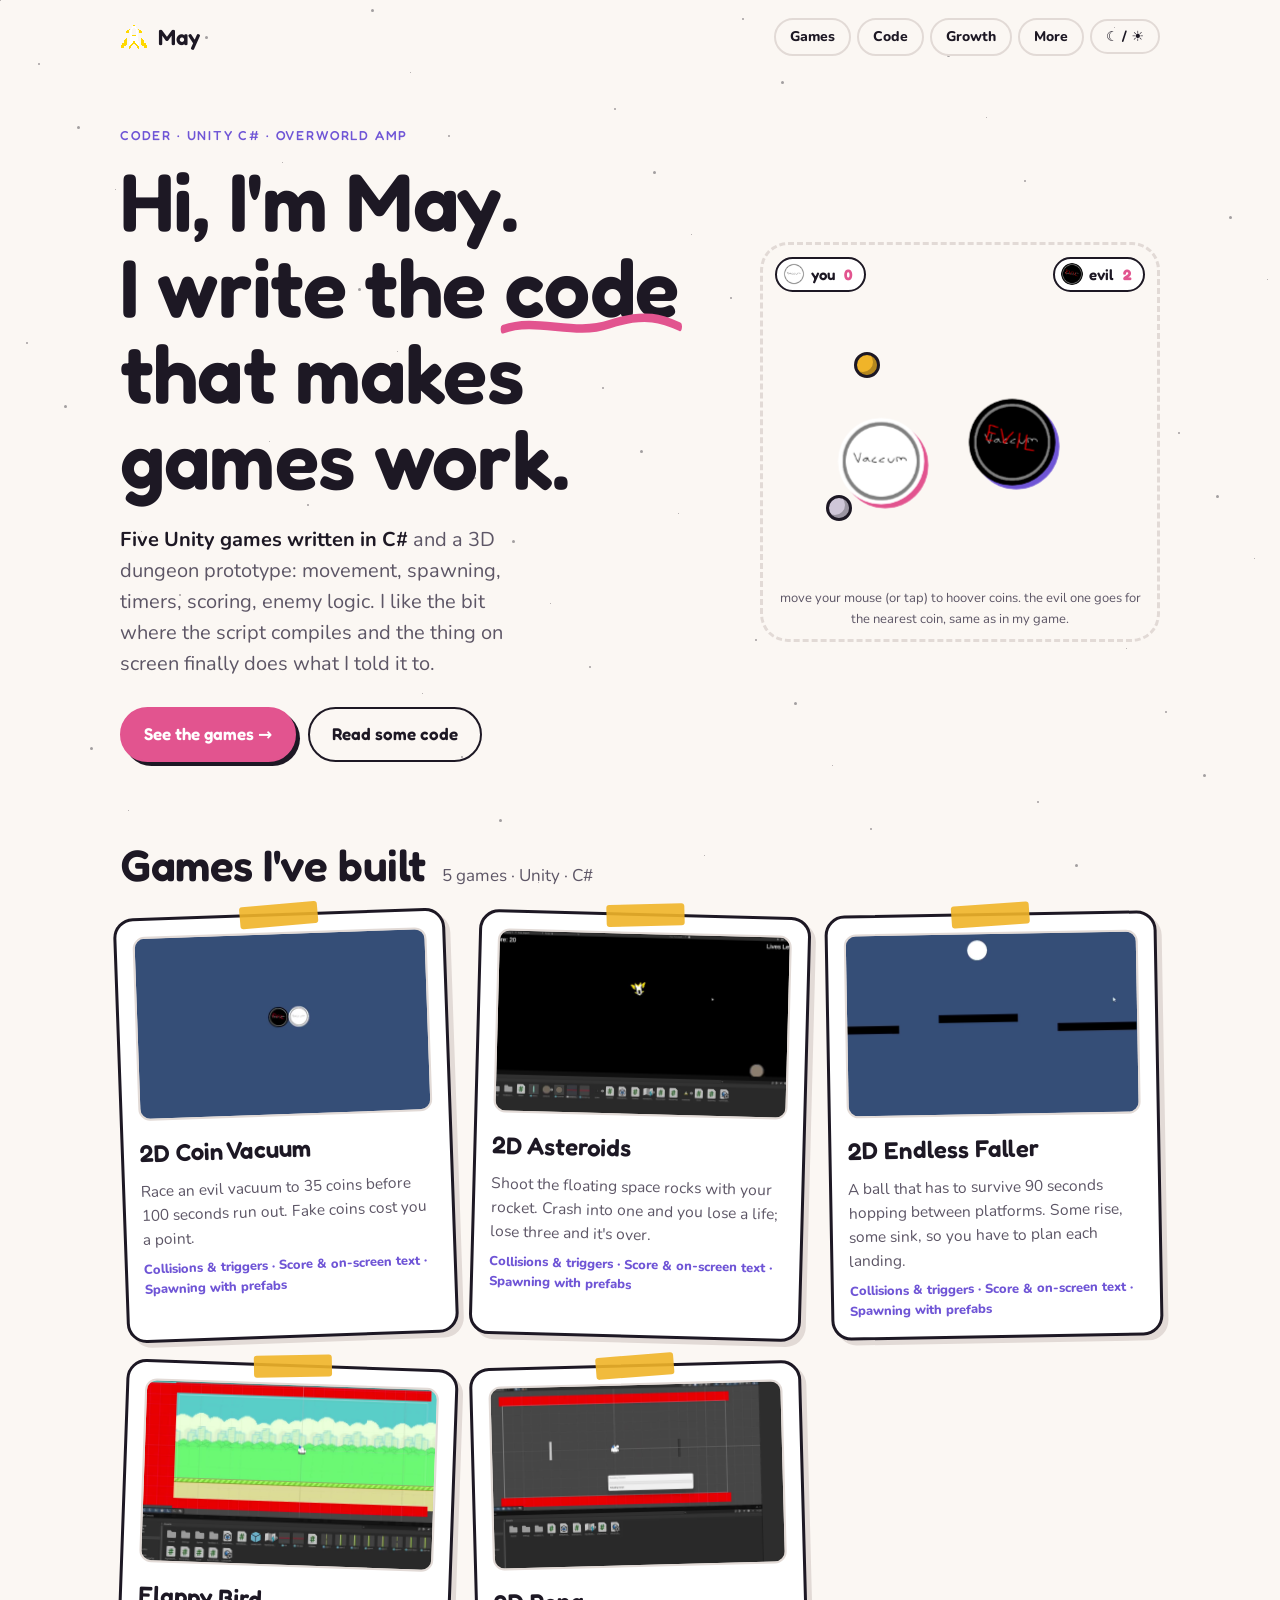
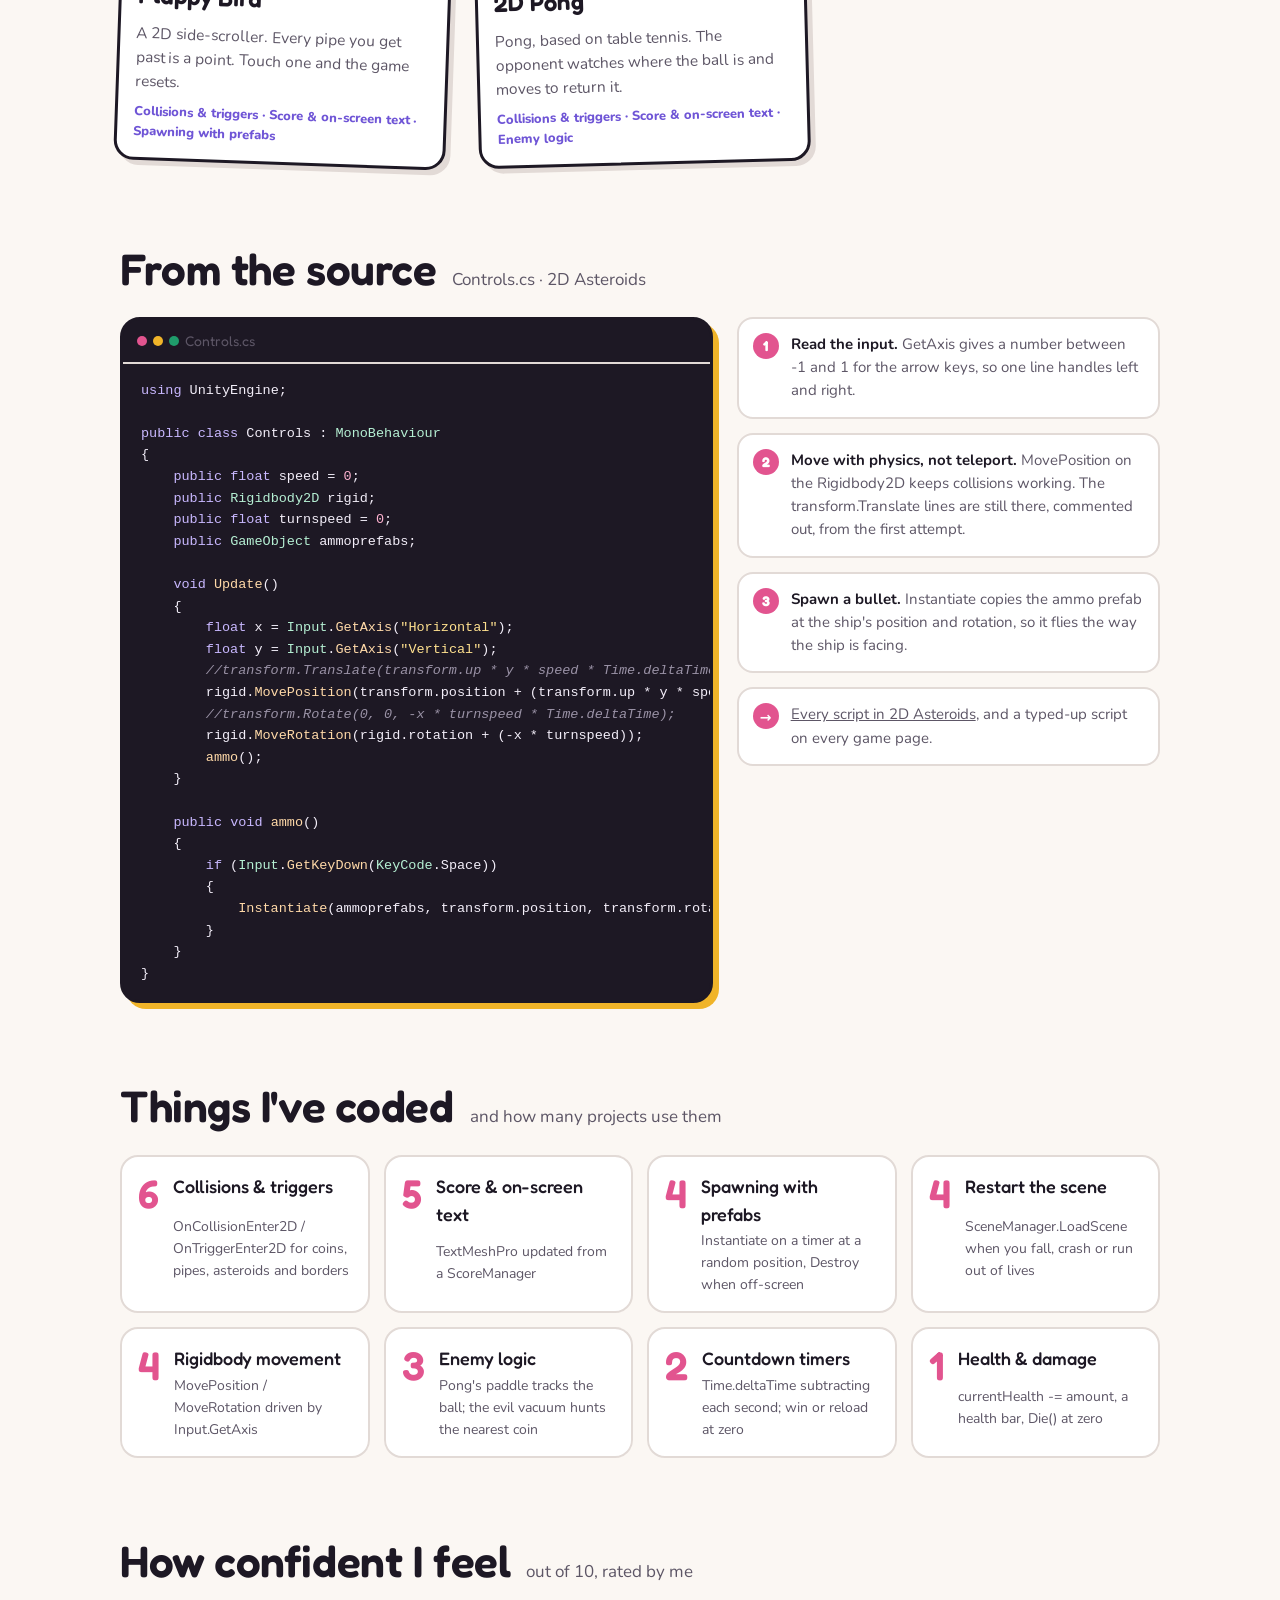
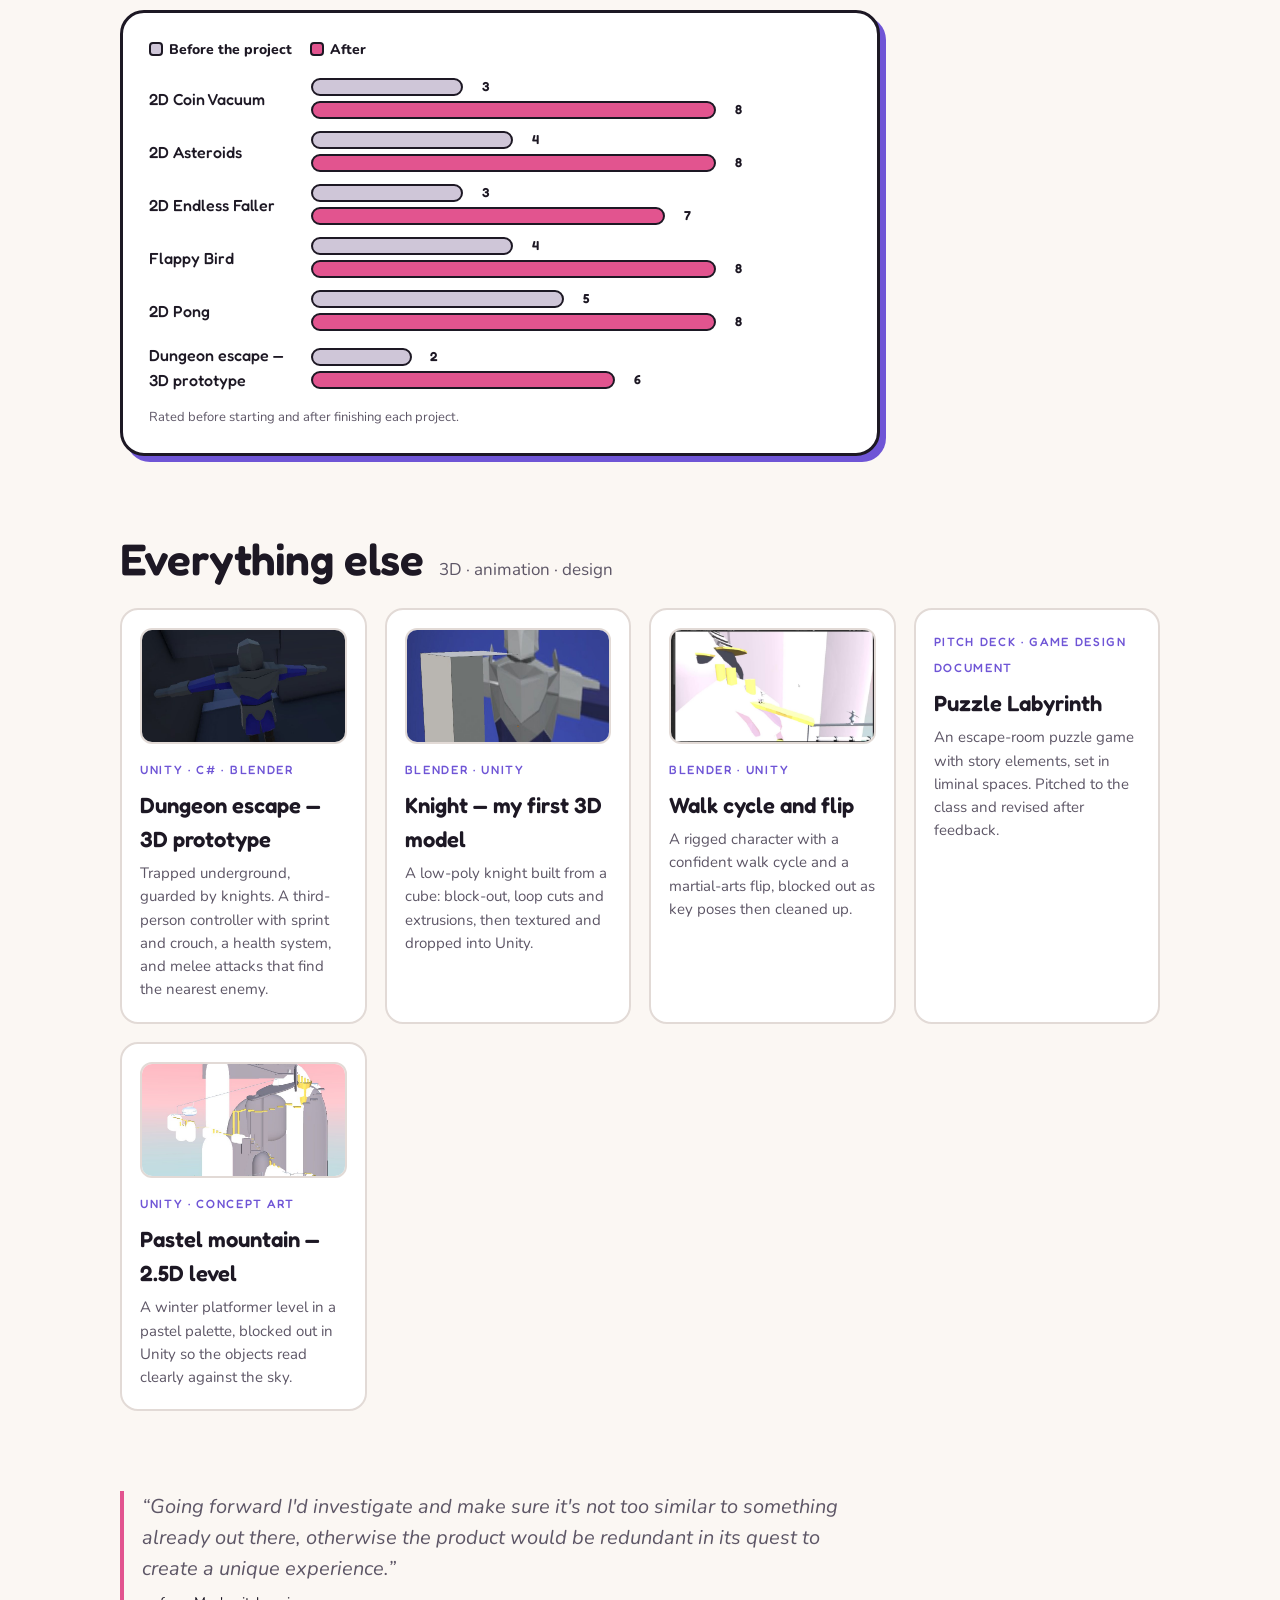
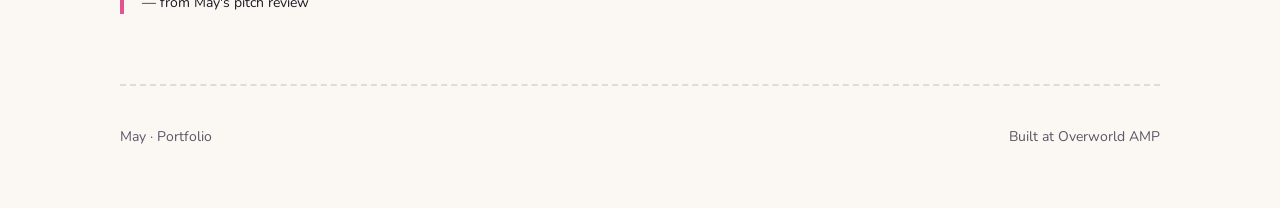
<file: index.html>
<!DOCTYPE html>
<html lang="en-GB">
<head>
<meta charset="utf-8">
<meta name="viewport" content="width=device-width, initial-scale=1, viewport-fit=cover">
<title>May — Portfolio</title>
<meta name="description" content="May's portfolio: Unity games written in C#, a 3D dungeon prototype, 3D modelling and animation.">
<link rel="preconnect" href="https://fonts.googleapis.com"><link rel="preconnect" href="https://fonts.gstatic.com" crossorigin><link rel="stylesheet" href="https://fonts.googleapis.com/css2?family=Fredoka:wght@400;500;600&family=Nunito:ital,wght@0,400;0,800;1,400&display=swap">
<link rel="stylesheet" href="style.css">
<link rel="icon" href="assets/sprite-rocket.png">
<script>
(function(){try{var t=localStorage.getItem('may-theme');if(t)document.documentElement.setAttribute('data-theme',t);}catch(e){}})();
</script>
</head>
<body>
<a class="skip" href="#main">Skip to content</a>

<div class="sky" aria-hidden="true"><i style="--x:0%;--y:0%;--d:0.0s;--s:1px"></i><i style="--x:37%;--y:53%;--d:0.6s;--s:2px"></i><i style="--x:74%;--y:6%;--d:1.2s;--s:3px"></i><i style="--x:11%;--y:59%;--d:1.8s;--s:1px"></i><i style="--x:48%;--y:12%;--d:2.4s;--s:2px"></i><i style="--x:85%;--y:65%;--d:3.0s;--s:3px"></i><i style="--x:22%;--y:18%;--d:3.6s;--s:1px"></i><i style="--x:59%;--y:71%;--d:0.0s;--s:2px"></i><i style="--x:96%;--y:24%;--d:0.6s;--s:3px"></i><i style="--x:33%;--y:77%;--d:1.2s;--s:1px"></i><i style="--x:70%;--y:30%;--d:1.8s;--s:2px"></i><i style="--x:7%;--y:83%;--d:2.4s;--s:3px"></i><i style="--x:44%;--y:36%;--d:3.0s;--s:1px"></i><i style="--x:81%;--y:89%;--d:3.6s;--s:2px"></i><i style="--x:18%;--y:42%;--d:0.0s;--s:3px"></i><i style="--x:55%;--y:95%;--d:0.6s;--s:1px"></i><i style="--x:92%;--y:48%;--d:1.2s;--s:2px"></i><i style="--x:29%;--y:1%;--d:1.8s;--s:3px"></i><i style="--x:66%;--y:54%;--d:2.4s;--s:1px"></i><i style="--x:3%;--y:7%;--d:3.0s;--s:2px"></i><i style="--x:40%;--y:60%;--d:3.6s;--s:3px"></i><i style="--x:77%;--y:13%;--d:0.0s;--s:1px"></i><i style="--x:14%;--y:66%;--d:0.6s;--s:2px"></i><i style="--x:51%;--y:19%;--d:1.2s;--s:3px"></i><i style="--x:88%;--y:72%;--d:1.8s;--s:1px"></i><i style="--x:25%;--y:25%;--d:2.4s;--s:2px"></i><i style="--x:62%;--y:78%;--d:3.0s;--s:3px"></i><i style="--x:99%;--y:31%;--d:3.6s;--s:1px"></i><i style="--x:36%;--y:84%;--d:0.0s;--s:2px"></i><i style="--x:73%;--y:37%;--d:0.6s;--s:3px"></i><i style="--x:10%;--y:90%;--d:1.2s;--s:1px"></i><i style="--x:47%;--y:43%;--d:1.8s;--s:2px"></i><i style="--x:84%;--y:96%;--d:2.4s;--s:3px"></i><i style="--x:21%;--y:49%;--d:3.0s;--s:1px"></i><i style="--x:58%;--y:2%;--d:3.6s;--s:2px"></i><i style="--x:95%;--y:55%;--d:0.0s;--s:3px"></i><i style="--x:32%;--y:8%;--d:0.6s;--s:1px"></i><i style="--x:69%;--y:61%;--d:1.2s;--s:2px"></i><i style="--x:6%;--y:14%;--d:1.8s;--s:3px"></i><i style="--x:43%;--y:67%;--d:2.4s;--s:1px"></i><i style="--x:80%;--y:20%;--d:3.0s;--s:2px"></i><i style="--x:17%;--y:73%;--d:3.6s;--s:3px"></i><i style="--x:54%;--y:26%;--d:0.0s;--s:1px"></i><i style="--x:91%;--y:79%;--d:0.6s;--s:2px"></i><i style="--x:28%;--y:32%;--d:1.2s;--s:3px"></i><i style="--x:65%;--y:85%;--d:1.8s;--s:1px"></i><i style="--x:2%;--y:38%;--d:2.4s;--s:2px"></i><i style="--x:39%;--y:91%;--d:3.0s;--s:3px"></i><i style="--x:76%;--y:44%;--d:3.6s;--s:1px"></i><i style="--x:13%;--y:97%;--d:0.0s;--s:2px"></i><i style="--x:50%;--y:50%;--d:0.6s;--s:3px"></i><i style="--x:87%;--y:3%;--d:1.2s;--s:1px"></i><i style="--x:24%;--y:56%;--d:1.8s;--s:2px"></i><i style="--x:61%;--y:9%;--d:2.4s;--s:3px"></i><i style="--x:98%;--y:62%;--d:3.0s;--s:1px"></i><i style="--x:35%;--y:15%;--d:3.6s;--s:2px"></i><i style="--x:72%;--y:68%;--d:0.0s;--s:3px"></i><i style="--x:9%;--y:21%;--d:0.6s;--s:1px"></i><i style="--x:46%;--y:74%;--d:1.2s;--s:2px"></i><i style="--x:83%;--y:27%;--d:1.8s;--s:3px"></i><i style="--x:20%;--y:80%;--d:2.4s;--s:1px"></i><i style="--x:57%;--y:33%;--d:3.0s;--s:2px"></i><i style="--x:94%;--y:86%;--d:3.6s;--s:3px"></i><i style="--x:31%;--y:39%;--d:0.0s;--s:1px"></i><i style="--x:68%;--y:92%;--d:0.6s;--s:2px"></i><i style="--x:5%;--y:45%;--d:1.2s;--s:3px"></i><i style="--x:42%;--y:98%;--d:1.8s;--s:1px"></i><i style="--x:79%;--y:51%;--d:2.4s;--s:2px"></i><i style="--x:16%;--y:4%;--d:3.0s;--s:3px"></i><i style="--x:53%;--y:57%;--d:3.6s;--s:1px"></i></div>
<div class="wrap">
<nav>
  <a class="logo" href="index.html"><img src="assets/sprite-rocket.png" alt="">May</a>
  <ul><li><a href="index.html#games">Games</a></li><li><a href="index.html#code">Code</a></li><li><a href="index.html#growth">Growth</a></li><li><a href="index.html#more">More</a></li><li><button class="pill" id="theme" type="button" aria-label="Switch between light and dark">☾ / ☀</button></li></ul>
</nav>
<main id="main">
  <header class="hero">
    <div>
      <span class="eyebrow">Coder · Unity C# · Overworld AMP</span>
      <h1>Hi, I'm May.<br>I write the <span class="u">code<svg viewBox="0 0 300 20" preserveAspectRatio="none" aria-hidden="true"><path d="M3 14 C 60 4, 120 20, 180 10 S 270 6, 297 12"/></svg></span> that makes games work.</h1>
      <p class="lead"><b>Five Unity games written in C#</b> and a 3D dungeon prototype: movement, spawning, timers, scoring, enemy logic. I like the bit where the script compiles and the thing on screen finally does what I told it to.</p>
      <div class="btns">
        <a class="btn primary" href="#games">See the games →</a>
        <a class="btn" href="#code">Read some code</a>
      </div>
    </div>
    <div class="stage" id="stage" aria-label="A small game: move your pointer to collect coins">
      <div class="score"><span><img src="assets/sprite-vacuum.png" alt="">you <b id="s-you">0</b></span><span><img src="assets/sprite-evil.png" alt="">evil <b id="s-evil">0</b></span></div>
      <img class="rocket" src="assets/sprite-rocket.png" alt="">
      <div class="live" id="you"><img src="assets/sprite-vacuum.png" alt=""></div>
      <div class="live evil" id="evil"><img src="assets/sprite-evil.png" alt=""></div>
      <p class="hint" id="hint">move your mouse (or tap) to hoover coins. the evil one goes for the nearest coin, same as in my game.</p>
    </div>
  </header>

  <section id="games">
    <div class="sec-head"><h2>Games I've built</h2><span>5 games · Unity · C#</span></div>
    <div class="grid">
      <a class="card" href="projects/coin-vacuum.html" style="--rot:-2deg">
        <span class="tape"></span>
        <span class="shot"><img src="assets/coin-vacuum-thumb.jpg" alt="" width="1280" height="720"><video muted loop playsinline preload="none" data-src="assets/coin-vacuum-gameplay.mp4" aria-hidden="true" tabindex="-1"></video></span>
        <strong>2D Coin Vacuum</strong>
        <p>Race an evil vacuum to 35 coins before 100 seconds run out. Fake coins cost you a point.</p>
        <span class="tags">Collisions &amp; triggers · Score &amp; on-screen text · Spawning with prefabs</span>
      </a>
      <a class="card" href="projects/asteroids.html" style="--rot:1.5deg">
        <span class="tape"></span>
        <span class="shot"><img src="assets/asteroids-thumb.jpg" alt="" width="1280" height="720"><video muted loop playsinline preload="none" data-src="assets/asteroids-gameplay.mp4" aria-hidden="true" tabindex="-1"></video></span>
        <strong>2D Asteroids</strong>
        <p>Shoot the floating space rocks with your rocket. Crash into one and you lose a life; lose three and it&#x27;s over.</p>
        <span class="tags">Collisions &amp; triggers · Score &amp; on-screen text · Spawning with prefabs</span>
      </a>
      <a class="card" href="projects/endless-faller.html" style="--rot:-1deg">
        <span class="tape"></span>
        <span class="shot"><img src="assets/endless-faller-thumb.jpg" alt="" width="1280" height="720"><video muted loop playsinline preload="none" data-src="assets/endless-faller-gameplay.mp4" aria-hidden="true" tabindex="-1"></video></span>
        <strong>2D Endless Faller</strong>
        <p>A ball that has to survive 90 seconds hopping between platforms. Some rise, some sink, so you have to plan each landing.</p>
        <span class="tags">Collisions &amp; triggers · Score &amp; on-screen text · Spawning with prefabs</span>
      </a>
      <a class="card" href="projects/flappy-bird.html" style="--rot:2deg">
        <span class="tape"></span>
        <span class="shot"><img src="assets/flappy-bird-thumb.jpg" alt="" width="1280" height="720" loading="lazy" decoding="async"><video muted loop playsinline preload="none" data-src="assets/flappy-bird-gameplay.mp4" aria-hidden="true" tabindex="-1"></video></span>
        <strong>Flappy Bird</strong>
        <p>A 2D side-scroller. Every pipe you get past is a point. Touch one and the game resets.</p>
        <span class="tags">Collisions &amp; triggers · Score &amp; on-screen text · Spawning with prefabs</span>
      </a>
      <a class="card" href="projects/pong.html" style="--rot:-1.5deg">
        <span class="tape"></span>
        <span class="shot"><img src="assets/pong-thumb.jpg" alt="" width="1280" height="720" loading="lazy" decoding="async"><video muted loop playsinline preload="none" data-src="assets/pong-gameplay.mp4" aria-hidden="true" tabindex="-1"></video></span>
        <strong>2D Pong</strong>
        <p>Pong, based on table tennis. The opponent watches where the ball is and moves to return it.</p>
        <span class="tags">Collisions &amp; triggers · Score &amp; on-screen text · Enemy logic</span>
      </a>
    </div>
  </section>

  <section id="code">
    <div class="sec-head"><h2>From the source</h2><span>Controls.cs · 2D Asteroids</span></div>
    <div class="codewrap">
      <figure class="codefig">
        <figcaption><span class="dot"></span><span class="dot"></span><span class="dot"></span> Controls.cs</figcaption>
<pre><code><span class="kw">using</span> UnityEngine;

<span class="kw">public</span> <span class="kw">class</span> Controls : <span class="ty">MonoBehaviour</span>
{
    <span class="kw">public</span> <span class="kw">float</span> speed = <span class="nu">0</span>;
    <span class="kw">public</span> <span class="ty">Rigidbody2D</span> rigid;
    <span class="kw">public</span> <span class="kw">float</span> turnspeed = <span class="nu">0</span>;
    <span class="kw">public</span> <span class="ty">GameObject</span> ammoprefabs;

    <span class="kw">void</span> <span class="fn">Update</span>()
    {
        <span class="kw">float</span> x = <span class="ty">Input</span>.<span class="fn">GetAxis</span>(<span class="st">&quot;Horizontal&quot;</span>);
        <span class="kw">float</span> y = <span class="ty">Input</span>.<span class="fn">GetAxis</span>(<span class="st">&quot;Vertical&quot;</span>);
        <span class="cm">//transform.Translate(transform.up * y * speed * Time.deltaTime);</span>
        rigid.<span class="fn">MovePosition</span>(transform.position + (transform.up * y * speed));
        <span class="cm">//transform.Rotate(0, 0, -x * turnspeed * Time.deltaTime);</span>
        rigid.<span class="fn">MoveRotation</span>(rigid.rotation + (-x * turnspeed));
        <span class="fn">ammo</span>();
    }

    <span class="kw">public</span> <span class="kw">void</span> <span class="fn">ammo</span>()
    {
        <span class="kw">if</span> (<span class="ty">Input</span>.<span class="fn">GetKeyDown</span>(<span class="ty">KeyCode</span>.Space))
        {
            <span class="fn">Instantiate</span>(ammoprefabs, transform.position, transform.rotation);
        }
    }
}</code></pre>
      </figure>
      <ol class="callouts">
        <li><b>1</b><span><strong>Read the input.</strong> GetAxis gives a number between -1 and 1 for the arrow keys, so one line handles left and right.</span></li>
        <li><b>2</b><span><strong>Move with physics, not teleport.</strong> MovePosition on the Rigidbody2D keeps collisions working. The transform.Translate lines are still there, commented out, from the first attempt.</span></li>
        <li><b>3</b><span><strong>Spawn a bullet.</strong> Instantiate copies the ammo prefab at the ship's position and rotation, so it flies the way the ship is facing.</span></li>
        <li><b>→</b><span><a href="projects/asteroids.html">Every script in 2D Asteroids</a>, and a typed-up script on every game page.</span></li>
      </ol>
    </div>
  </section>

  <section id="mechanics">
    <div class="sec-head"><h2>Things I've coded</h2><span>and how many projects use them</span></div>
    <div class="mech"><div class="m"><b>6</b><strong>Collisions &amp; triggers</strong><span>OnCollisionEnter2D / OnTriggerEnter2D for coins, pipes, asteroids and borders</span></div><div class="m"><b>5</b><strong>Score &amp; on-screen text</strong><span>TextMeshPro updated from a ScoreManager</span></div><div class="m"><b>4</b><strong>Spawning with prefabs</strong><span>Instantiate on a timer at a random position, Destroy when off-screen</span></div><div class="m"><b>4</b><strong>Restart the scene</strong><span>SceneManager.LoadScene when you fall, crash or run out of lives</span></div><div class="m"><b>4</b><strong>Rigidbody movement</strong><span>MovePosition / MoveRotation driven by Input.GetAxis</span></div><div class="m"><b>3</b><strong>Enemy logic</strong><span>Pong's paddle tracks the ball; the evil vacuum hunts the nearest coin</span></div><div class="m"><b>2</b><strong>Countdown timers</strong><span>Time.deltaTime subtracting each second; win or reload at zero</span></div><div class="m"><b>1</b><strong>Health &amp; damage</strong><span>currentHealth -= amount, a health bar, Die() at zero</span></div></div>
  </section>

  <section id="growth">
    <div class="sec-head"><h2>How confident I feel</h2><span>out of 10, rated by me</span></div>
    <div class="chart" id="chart">
      <div class="key"><span><i style="background:var(--bar-before)"></i>Before the project</span><span><i style="background:var(--pink)"></i>After</span></div>
      
        <div class="row">
          <span class="lbl">2D Coin Vacuum</span>
          <span class="bars">
            <span class="bar before" style="--v:3"><b>3</b></span>
            <span class="bar after" style="--v:8"><b>8</b></span>
          </span>
        </div>
        <div class="row">
          <span class="lbl">2D Asteroids</span>
          <span class="bars">
            <span class="bar before" style="--v:4"><b>4</b></span>
            <span class="bar after" style="--v:8"><b>8</b></span>
          </span>
        </div>
        <div class="row">
          <span class="lbl">2D Endless Faller</span>
          <span class="bars">
            <span class="bar before" style="--v:3"><b>3</b></span>
            <span class="bar after" style="--v:7"><b>7</b></span>
          </span>
        </div>
        <div class="row">
          <span class="lbl">Flappy Bird</span>
          <span class="bars">
            <span class="bar before" style="--v:4"><b>4</b></span>
            <span class="bar after" style="--v:8"><b>8</b></span>
          </span>
        </div>
        <div class="row">
          <span class="lbl">2D Pong</span>
          <span class="bars">
            <span class="bar before" style="--v:5"><b>5</b></span>
            <span class="bar after" style="--v:8"><b>8</b></span>
          </span>
        </div>
        <div class="row">
          <span class="lbl">Dungeon escape — 3D prototype</span>
          <span class="bars">
            <span class="bar before" style="--v:2"><b>2</b></span>
            <span class="bar after" style="--v:6"><b>6</b></span>
          </span>
        </div>
      <small>Rated before starting and after finishing each project.</small>
    </div>
  </section>

  <section id="more">
    <div class="sec-head"><h2>Everything else</h2><span>3D · animation · design</span></div>
    <div class="notes">
      <a class="note" href="projects/dungeon-escape.html">
        <span class="thumb"><img src="assets/knight-unity.jpg" alt="" width="686" height="507"></span><span class="eyebrow">Unity · C# · Blender</span>
        <strong>Dungeon escape — 3D prototype</strong>
        <p>Trapped underground, guarded by knights. A third-person controller with sprint and crouch, a health system, and melee attacks that find the nearest enemy.</p>
      </a>
      <a class="note" href="projects/knight.html">
        <span class="thumb"><img src="assets/knight-textured.jpg" alt="" width="802" height="1011"></span><span class="eyebrow">Blender · Unity</span>
        <strong>Knight — my first 3D model</strong>
        <p>A low-poly knight built from a cube: block-out, loop cuts and extrusions, then textured and dropped into Unity.</p>
      </a>
      <a class="note" href="projects/animation.html">
        <span class="thumb"><img src="assets/animation-thumb.jpg" alt="" width="1280" height="720"></span><span class="eyebrow">Blender · Unity</span>
        <strong>Walk cycle and flip</strong>
        <p>A rigged character with a confident walk cycle and a martial-arts flip, blocked out as key poses then cleaned up.</p>
      </a>
      <a class="note" href="projects/puzzle-labyrinth.html">
        <span class="eyebrow">Pitch deck · Game design document</span>
        <strong>Puzzle Labyrinth</strong>
        <p>An escape-room puzzle game with story elements, set in liminal spaces. Pitched to the class and revised after feedback.</p>
      </a>
      <a class="note" href="projects/level-direction.html">
        <span class="thumb"><img src="assets/level-blockout-1.jpg" alt="" width="798" height="666"></span><span class="eyebrow">Unity · Concept art</span>
        <strong>Pastel mountain — 2.5D level</strong>
        <p>A winter platformer level in a pastel palette, blocked out in Unity so the objects read clearly against the sky.</p>
      </a>
    </div>
  </section>

  <section>
    <blockquote class="quote">“Going forward I&#x27;d investigate and make sure it&#x27;s not too similar to something already out there, otherwise the product would be redundant in its quest to create a unique experience.”<cite>— from May&#x27;s pitch review</cite></blockquote>
  </section>
</main>
<footer>
  <span>May · Portfolio</span>
  <span>Built at Overworld AMP</span>
</footer>
</div>
<script>
(function(){
  var b=document.getElementById('theme');if(!b)return;
  b.addEventListener('click',function(){
    var r=document.documentElement,cur=r.getAttribute('data-theme');
    var sysDark=matchMedia('(prefers-color-scheme: dark)').matches;
    var now=cur?(cur==='dark'?'light':'dark'):(sysDark?'light':'dark');
    r.setAttribute('data-theme',now);try{localStorage.setItem('may-theme',now);}catch(e){}
  });
  // hover previews
  document.querySelectorAll('.card').forEach(function(c){
    var v=c.querySelector('video');if(!v)return;
    c.addEventListener('mouseenter',function(){if(!v.src){v.src=v.dataset.src;}v.play().then(function(){v.classList.add('on')}).catch(function(){});});
    c.addEventListener('mouseleave',function(){v.pause();v.classList.remove('on');});
  });
})();
</script>
</body>
</html>
<script>
(function(){
  var st=document.getElementById('stage');if(!st)return;
  var you=document.getElementById('you'),evil=document.getElementById('evil'),sy=document.getElementById('s-you'),se=document.getElementById('s-evil'),hint=document.getElementById('hint');
  var tx=.3,ty=.55,px=.3,py=.55,ex=.75,ey=.3,coins=[],scoreY=0,scoreE=0,moved=false,t=0,n=0;
  var reduce=matchMedia('(prefers-reduced-motion: reduce)').matches;
  function spawn(fake){var c=document.createElement('div');c.className='coin'+(fake?' fake':'');
    var o={el:c,x:.1+Math.random()*.8,y:.14+Math.random()*.7,fake:fake,born:performance.now()};
    c.style.left=o.x*100+'%';c.style.top=o.y*100+'%';st.appendChild(c);coins.push(o);}
  function point(e){var r=st.getBoundingClientRect();tx=Math.min(1,Math.max(0,(e.clientX-r.left)/r.width));ty=Math.min(1,Math.max(0,(e.clientY-r.top)/r.height));if(!moved){moved=true;hint.classList.add('off');}}
  st.addEventListener('pointermove',point);st.addEventListener('pointerdown',point);
  function eat(o,who){o.el.classList.add('gone');setTimeout(function(){o.el.remove()},260);
    if(who==='you'){scoreY=Math.max(0,scoreY+(o.fake?-1:1));sy.textContent=scoreY;}else{scoreE=Math.max(0,scoreE+(o.fake?-1:1));se.textContent=scoreE;}}
  function frame(now){
    var dt=Math.min(.05,(now-(t||now))/1000);t=now;
    px+=(tx-px)*(reduce?1:.12);py+=(ty-py)*(reduce?1:.12);
    // the evil vacuum: head for the nearest real coin — same logic as Findcoin() in EvilPlayerControls.cs
    var best=null,bd=9;coins.forEach(function(o){if(o.fake)return;var d=Math.hypot(o.x-ex,o.y-ey);if(d<bd){bd=d;best=o;}});
    if(best){var d=Math.hypot(best.x-ex,best.y-ey)||1;ex+=(best.x-ex)/d*.22*dt;ey+=(best.y-ey)/d*.22*dt;}
    you.style.left=px*100+'%';you.style.top=py*100+'%';evil.style.left=ex*100+'%';evil.style.top=ey*100+'%';
    var R=.11;
    for(var i=coins.length-1;i>=0;i--){var o=coins[i];
      if(!o.el.classList.contains('gone')){
        if(Math.hypot(o.x-px,o.y-py)<R&&moved){eat(o,'you');coins.splice(i,1);continue;}
        if(Math.hypot(o.x-ex,o.y-ey)<R*.8){eat(o,'evil');coins.splice(i,1);continue;}
        if(now-o.born>10000){o.el.classList.add('gone');setTimeout(function(el){el.remove()}.bind(null,o.el),260);coins.splice(i,1);}
      }}
    n+=dt; if(n>1.6&&coins.length<8){n=0;spawn(Math.random()<.25);}
    requestAnimationFrame(frame);
  }
  spawn(false);spawn(false);spawn(true);
  requestAnimationFrame(frame);
})();
</script>
</file>
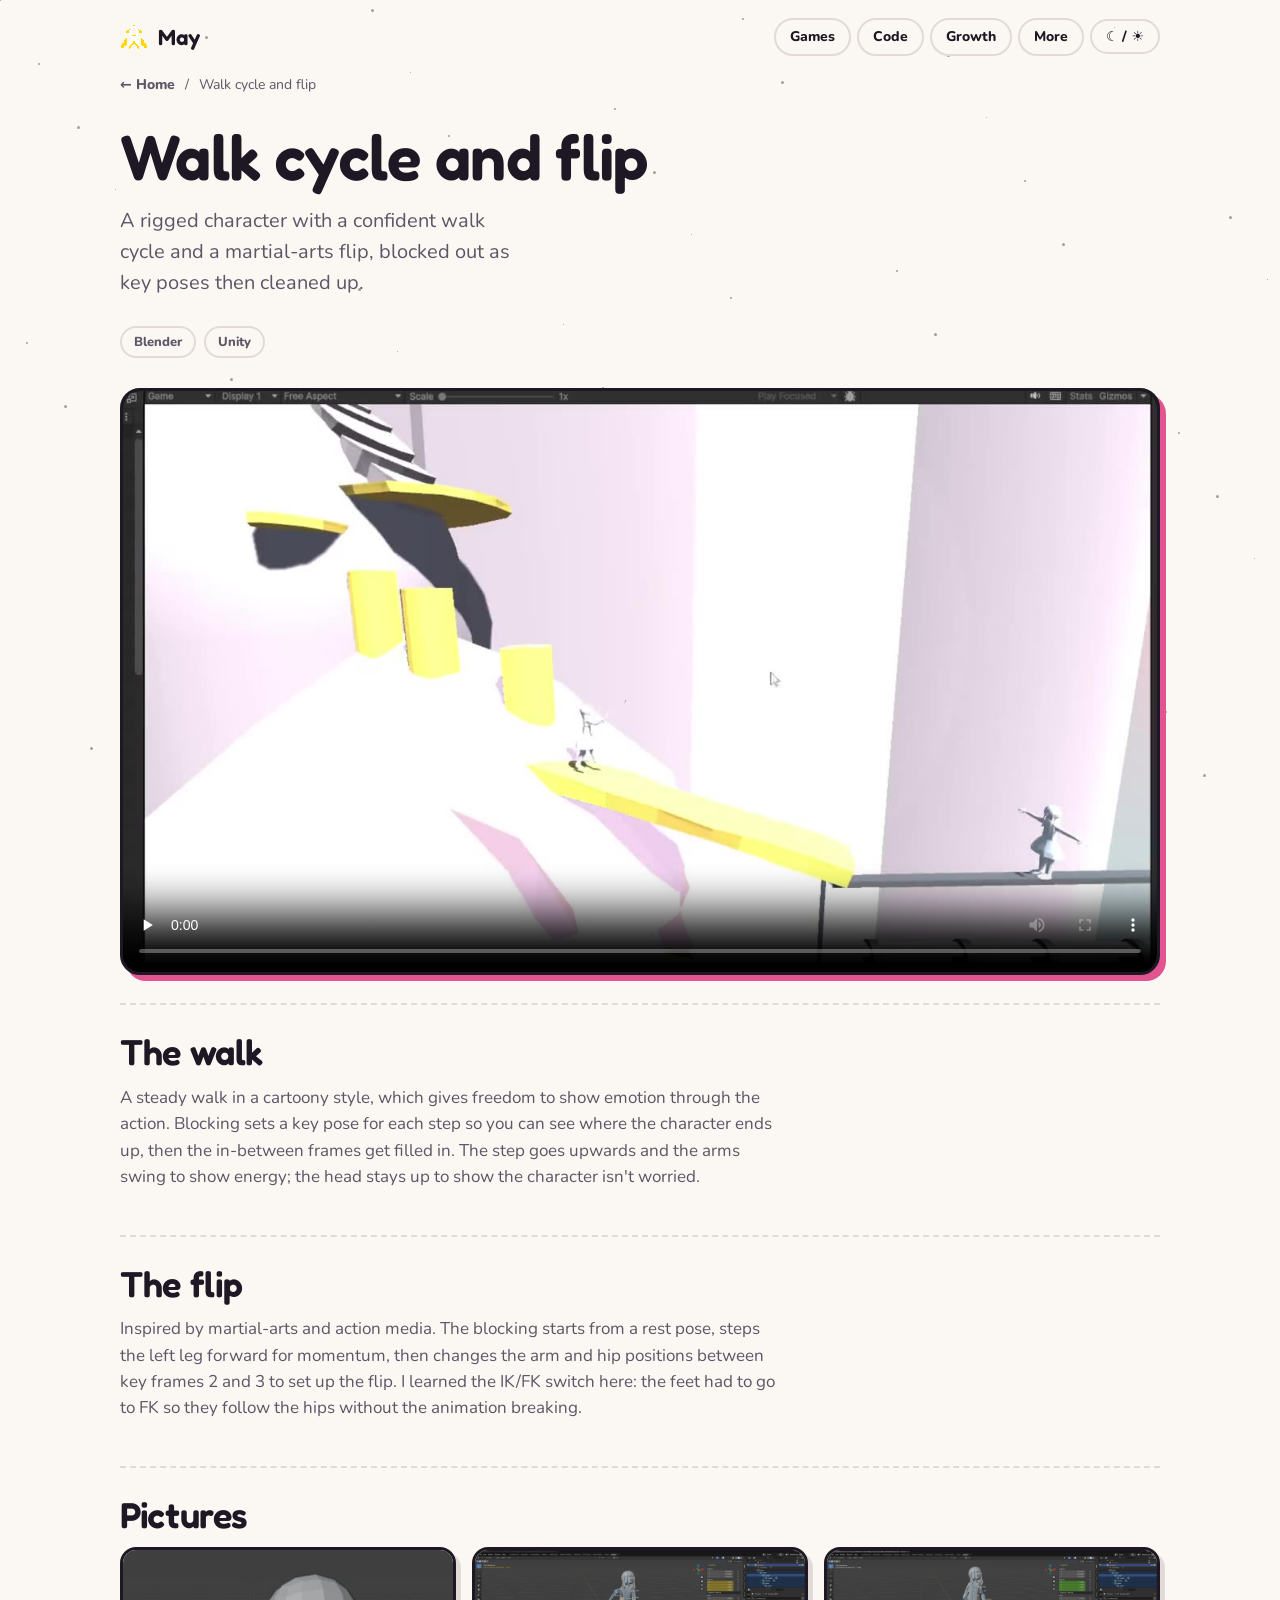
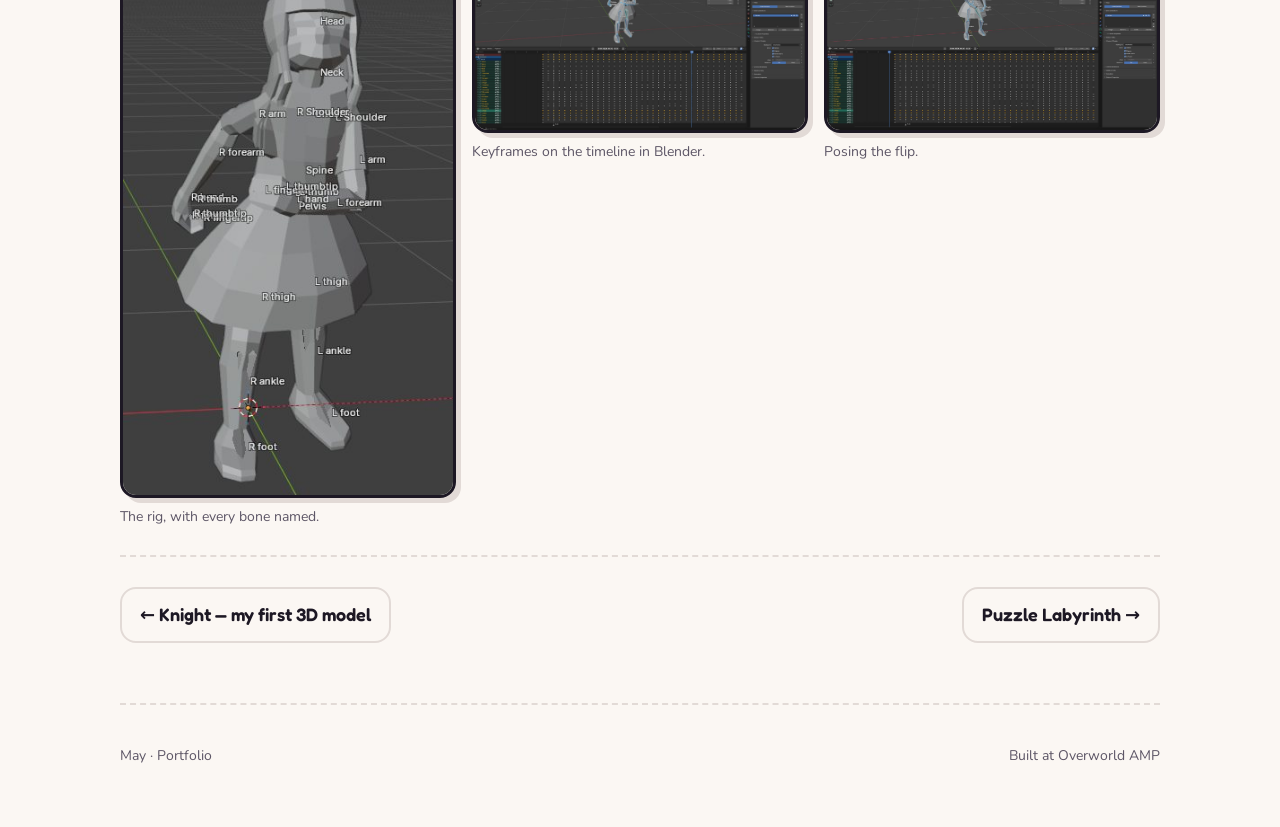
<file: projects/animation.html>
<!DOCTYPE html>
<html lang="en-GB">
<head>
<meta charset="utf-8">
<meta name="viewport" content="width=device-width, initial-scale=1, viewport-fit=cover">
<title>Walk cycle and flip — May</title>
<meta name="description" content="May's portfolio: Unity games written in C#, a 3D dungeon prototype, 3D modelling and animation.">
<link rel="preconnect" href="https://fonts.googleapis.com"><link rel="preconnect" href="https://fonts.gstatic.com" crossorigin><link rel="stylesheet" href="https://fonts.googleapis.com/css2?family=Fredoka:wght@400;500;600&family=Nunito:ital,wght@0,400;0,800;1,400&display=swap">
<link rel="stylesheet" href="../style.css">
<link rel="icon" href="../assets/sprite-rocket.png">
<script>
(function(){try{var t=localStorage.getItem('may-theme');if(t)document.documentElement.setAttribute('data-theme',t);}catch(e){}})();
</script>
</head>
<body>
<a class="skip" href="#main">Skip to content</a>
<div class="sky" aria-hidden="true"><i style="--x:0%;--y:0%;--d:0.0s;--s:1px"></i><i style="--x:37%;--y:53%;--d:0.6s;--s:2px"></i><i style="--x:74%;--y:6%;--d:1.2s;--s:3px"></i><i style="--x:11%;--y:59%;--d:1.8s;--s:1px"></i><i style="--x:48%;--y:12%;--d:2.4s;--s:2px"></i><i style="--x:85%;--y:65%;--d:3.0s;--s:3px"></i><i style="--x:22%;--y:18%;--d:3.6s;--s:1px"></i><i style="--x:59%;--y:71%;--d:0.0s;--s:2px"></i><i style="--x:96%;--y:24%;--d:0.6s;--s:3px"></i><i style="--x:33%;--y:77%;--d:1.2s;--s:1px"></i><i style="--x:70%;--y:30%;--d:1.8s;--s:2px"></i><i style="--x:7%;--y:83%;--d:2.4s;--s:3px"></i><i style="--x:44%;--y:36%;--d:3.0s;--s:1px"></i><i style="--x:81%;--y:89%;--d:3.6s;--s:2px"></i><i style="--x:18%;--y:42%;--d:0.0s;--s:3px"></i><i style="--x:55%;--y:95%;--d:0.6s;--s:1px"></i><i style="--x:92%;--y:48%;--d:1.2s;--s:2px"></i><i style="--x:29%;--y:1%;--d:1.8s;--s:3px"></i><i style="--x:66%;--y:54%;--d:2.4s;--s:1px"></i><i style="--x:3%;--y:7%;--d:3.0s;--s:2px"></i><i style="--x:40%;--y:60%;--d:3.6s;--s:3px"></i><i style="--x:77%;--y:13%;--d:0.0s;--s:1px"></i><i style="--x:14%;--y:66%;--d:0.6s;--s:2px"></i><i style="--x:51%;--y:19%;--d:1.2s;--s:3px"></i><i style="--x:88%;--y:72%;--d:1.8s;--s:1px"></i><i style="--x:25%;--y:25%;--d:2.4s;--s:2px"></i><i style="--x:62%;--y:78%;--d:3.0s;--s:3px"></i><i style="--x:99%;--y:31%;--d:3.6s;--s:1px"></i><i style="--x:36%;--y:84%;--d:0.0s;--s:2px"></i><i style="--x:73%;--y:37%;--d:0.6s;--s:3px"></i><i style="--x:10%;--y:90%;--d:1.2s;--s:1px"></i><i style="--x:47%;--y:43%;--d:1.8s;--s:2px"></i><i style="--x:84%;--y:96%;--d:2.4s;--s:3px"></i><i style="--x:21%;--y:49%;--d:3.0s;--s:1px"></i><i style="--x:58%;--y:2%;--d:3.6s;--s:2px"></i><i style="--x:95%;--y:55%;--d:0.0s;--s:3px"></i><i style="--x:32%;--y:8%;--d:0.6s;--s:1px"></i><i style="--x:69%;--y:61%;--d:1.2s;--s:2px"></i><i style="--x:6%;--y:14%;--d:1.8s;--s:3px"></i><i style="--x:43%;--y:67%;--d:2.4s;--s:1px"></i><i style="--x:80%;--y:20%;--d:3.0s;--s:2px"></i><i style="--x:17%;--y:73%;--d:3.6s;--s:3px"></i><i style="--x:54%;--y:26%;--d:0.0s;--s:1px"></i><i style="--x:91%;--y:79%;--d:0.6s;--s:2px"></i><i style="--x:28%;--y:32%;--d:1.2s;--s:3px"></i><i style="--x:65%;--y:85%;--d:1.8s;--s:1px"></i><i style="--x:2%;--y:38%;--d:2.4s;--s:2px"></i><i style="--x:39%;--y:91%;--d:3.0s;--s:3px"></i><i style="--x:76%;--y:44%;--d:3.6s;--s:1px"></i><i style="--x:13%;--y:97%;--d:0.0s;--s:2px"></i><i style="--x:50%;--y:50%;--d:0.6s;--s:3px"></i><i style="--x:87%;--y:3%;--d:1.2s;--s:1px"></i><i style="--x:24%;--y:56%;--d:1.8s;--s:2px"></i><i style="--x:61%;--y:9%;--d:2.4s;--s:3px"></i><i style="--x:98%;--y:62%;--d:3.0s;--s:1px"></i><i style="--x:35%;--y:15%;--d:3.6s;--s:2px"></i><i style="--x:72%;--y:68%;--d:0.0s;--s:3px"></i><i style="--x:9%;--y:21%;--d:0.6s;--s:1px"></i><i style="--x:46%;--y:74%;--d:1.2s;--s:2px"></i><i style="--x:83%;--y:27%;--d:1.8s;--s:3px"></i><i style="--x:20%;--y:80%;--d:2.4s;--s:1px"></i><i style="--x:57%;--y:33%;--d:3.0s;--s:2px"></i><i style="--x:94%;--y:86%;--d:3.6s;--s:3px"></i><i style="--x:31%;--y:39%;--d:0.0s;--s:1px"></i><i style="--x:68%;--y:92%;--d:0.6s;--s:2px"></i><i style="--x:5%;--y:45%;--d:1.2s;--s:3px"></i><i style="--x:42%;--y:98%;--d:1.8s;--s:1px"></i><i style="--x:79%;--y:51%;--d:2.4s;--s:2px"></i><i style="--x:16%;--y:4%;--d:3.0s;--s:3px"></i><i style="--x:53%;--y:57%;--d:3.6s;--s:1px"></i></div><div class="wrap"><nav>
  <a class="logo" href="../index.html"><img src="../assets/sprite-rocket.png" alt="">May</a>
  <ul><li><a href="../index.html#games">Games</a></li><li><a href="../index.html#code">Code</a></li><li><a href="../index.html#growth">Growth</a></li><li><a href="../index.html#more">More</a></li><li><button class="pill" id="theme" type="button" aria-label="Switch between light and dark">☾ / ☀</button></li></ul>
</nav><main id="main">
  <div class="crumbs"><a href="../index.html">← Home</a><span>/</span><span>Walk cycle and flip</span></div>
  <header class="phead">
    <h1>Walk cycle and flip</h1>
    <p class="lead">A rigged character with a confident walk cycle and a martial-arts flip, blocked out as key poses then cleaned up.</p>
    <div class="chips"><span class="chip">Blender</span><span class="chip">Unity</span></div>
  </header>
  <section class="psec" style="border-top:0;padding-top:0">
    <video class="media" src="../assets/animation-gameplay.mp4" poster="../assets/animation-thumb.jpg" controls preload="none" playsinline></video>
  </section>
  <section class="psec">
    <h2>The walk</h2>
    <p>A steady walk in a cartoony style, which gives freedom to show emotion through the action. Blocking sets a key pose for each step so you can see where the character ends up, then the in-between frames get filled in. The step goes upwards and the arms swing to show energy; the head stays up to show the character isn&#x27;t worried.</p>
    
  </section>
  <section class="psec">
    <h2>The flip</h2>
    <p>Inspired by martial-arts and action media. The blocking starts from a rest pose, steps the left leg forward for momentum, then changes the arm and hip positions between key frames 2 and 3 to set up the flip. I learned the IK/FK switch here: the feet had to go to FK so they follow the hips without the animation breaking.</p>
    
  </section><section class="psec"><h2>Pictures</h2><div class="gallery"><figure><img src="../assets/anim-rig-labels.jpg" alt="The rig, with every bone named." width="368" height="607" loading="lazy" decoding="async"><figcaption>The rig, with every bone named.</figcaption></figure><figure><img src="../assets/anim-blender-1.jpg" alt="Keyframes on the timeline in Blender." width="1600" height="869" loading="lazy" decoding="async"><figcaption>Keyframes on the timeline in Blender.</figcaption></figure><figure><img src="../assets/anim-blender-2.jpg" alt="Posing the flip." width="1600" height="870" loading="lazy" decoding="async"><figcaption>Posing the flip.</figcaption></figure></div></section><div class="pn"><a href="knight.html">← Knight — my first 3D model</a><a href="puzzle-labyrinth.html">Puzzle Labyrinth →</a></div></main><footer>
  <span>May · Portfolio</span>
  <span>Built at Overworld AMP</span>
</footer>
</div>
<script>
(function(){
  var b=document.getElementById('theme');if(!b)return;
  b.addEventListener('click',function(){
    var r=document.documentElement,cur=r.getAttribute('data-theme');
    var sysDark=matchMedia('(prefers-color-scheme: dark)').matches;
    var now=cur?(cur==='dark'?'light':'dark'):(sysDark?'light':'dark');
    r.setAttribute('data-theme',now);try{localStorage.setItem('may-theme',now);}catch(e){}
  });
  // hover previews
  document.querySelectorAll('.card').forEach(function(c){
    var v=c.querySelector('video');if(!v)return;
    c.addEventListener('mouseenter',function(){if(!v.src){v.src=v.dataset.src;}v.play().then(function(){v.classList.add('on')}).catch(function(){});});
    c.addEventListener('mouseleave',function(){v.pause();v.classList.remove('on');});
  });
})();
</script>
</body>
</html>
</file>
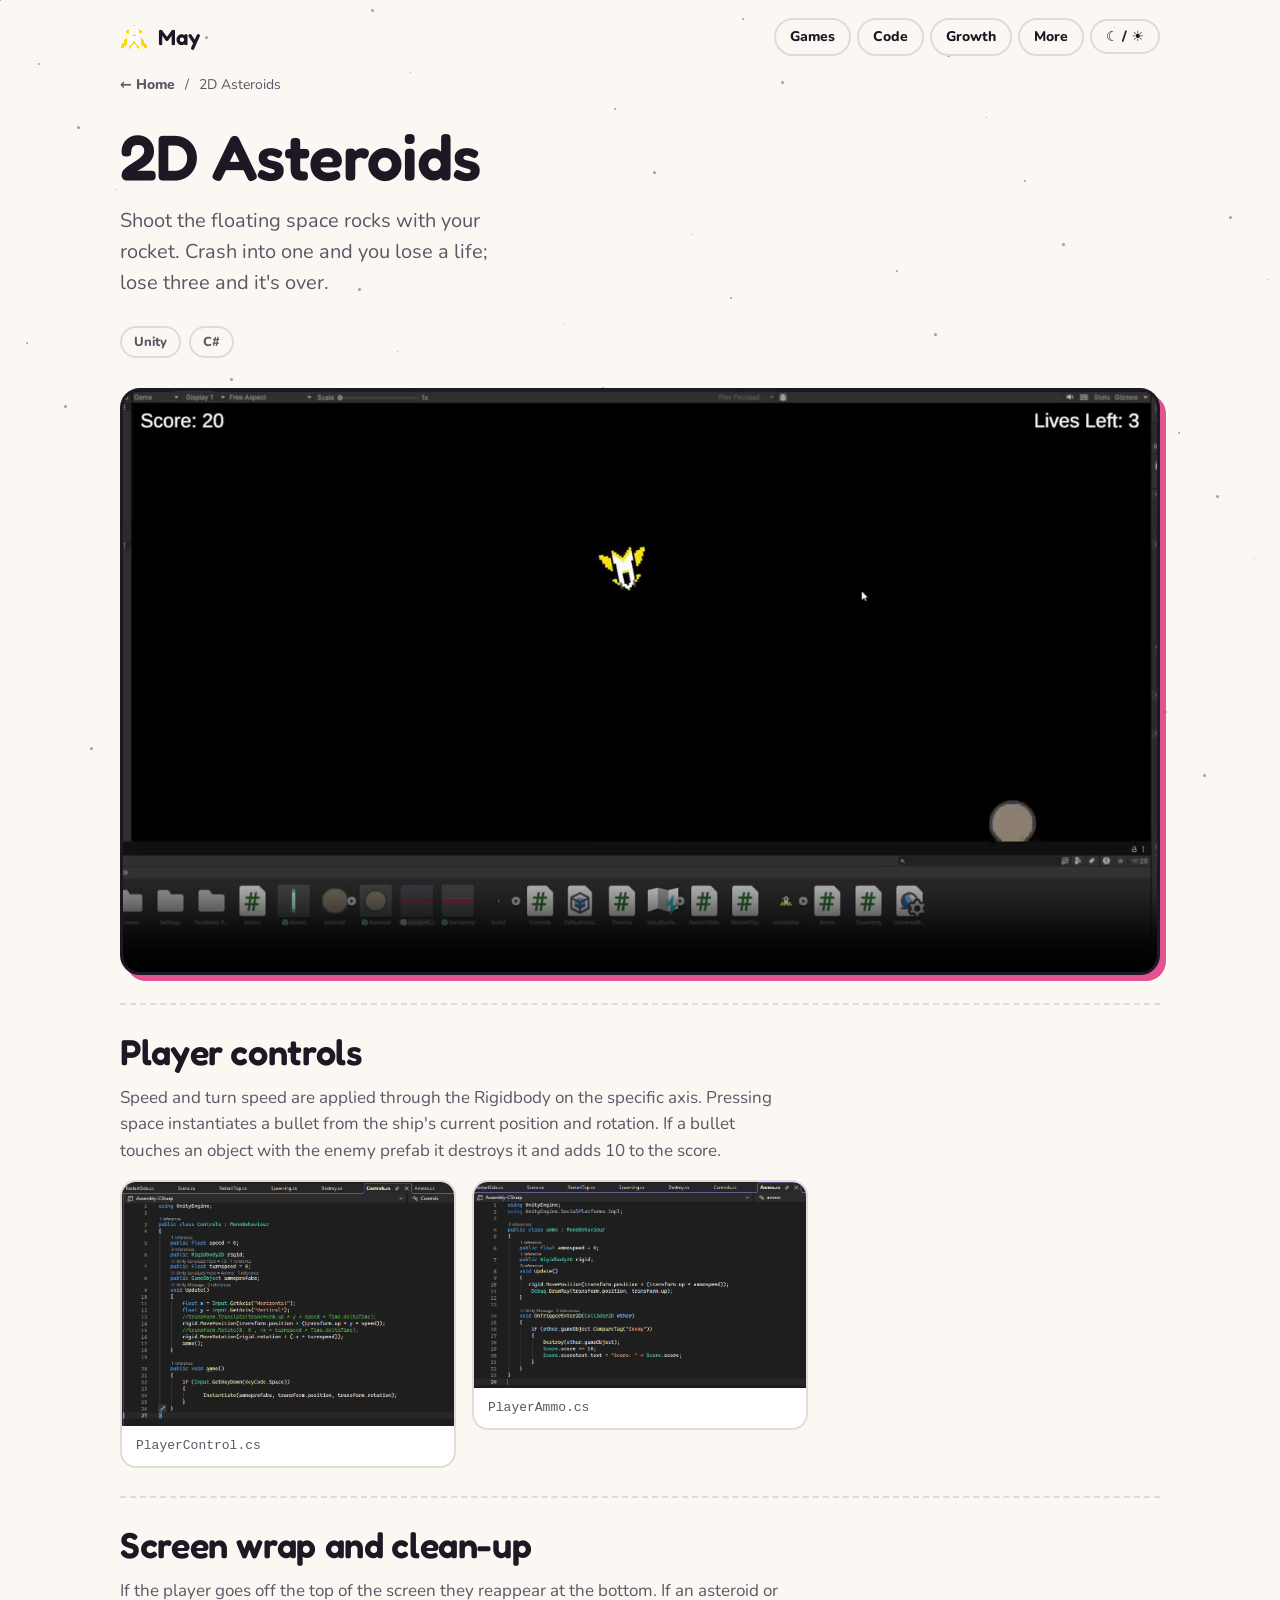
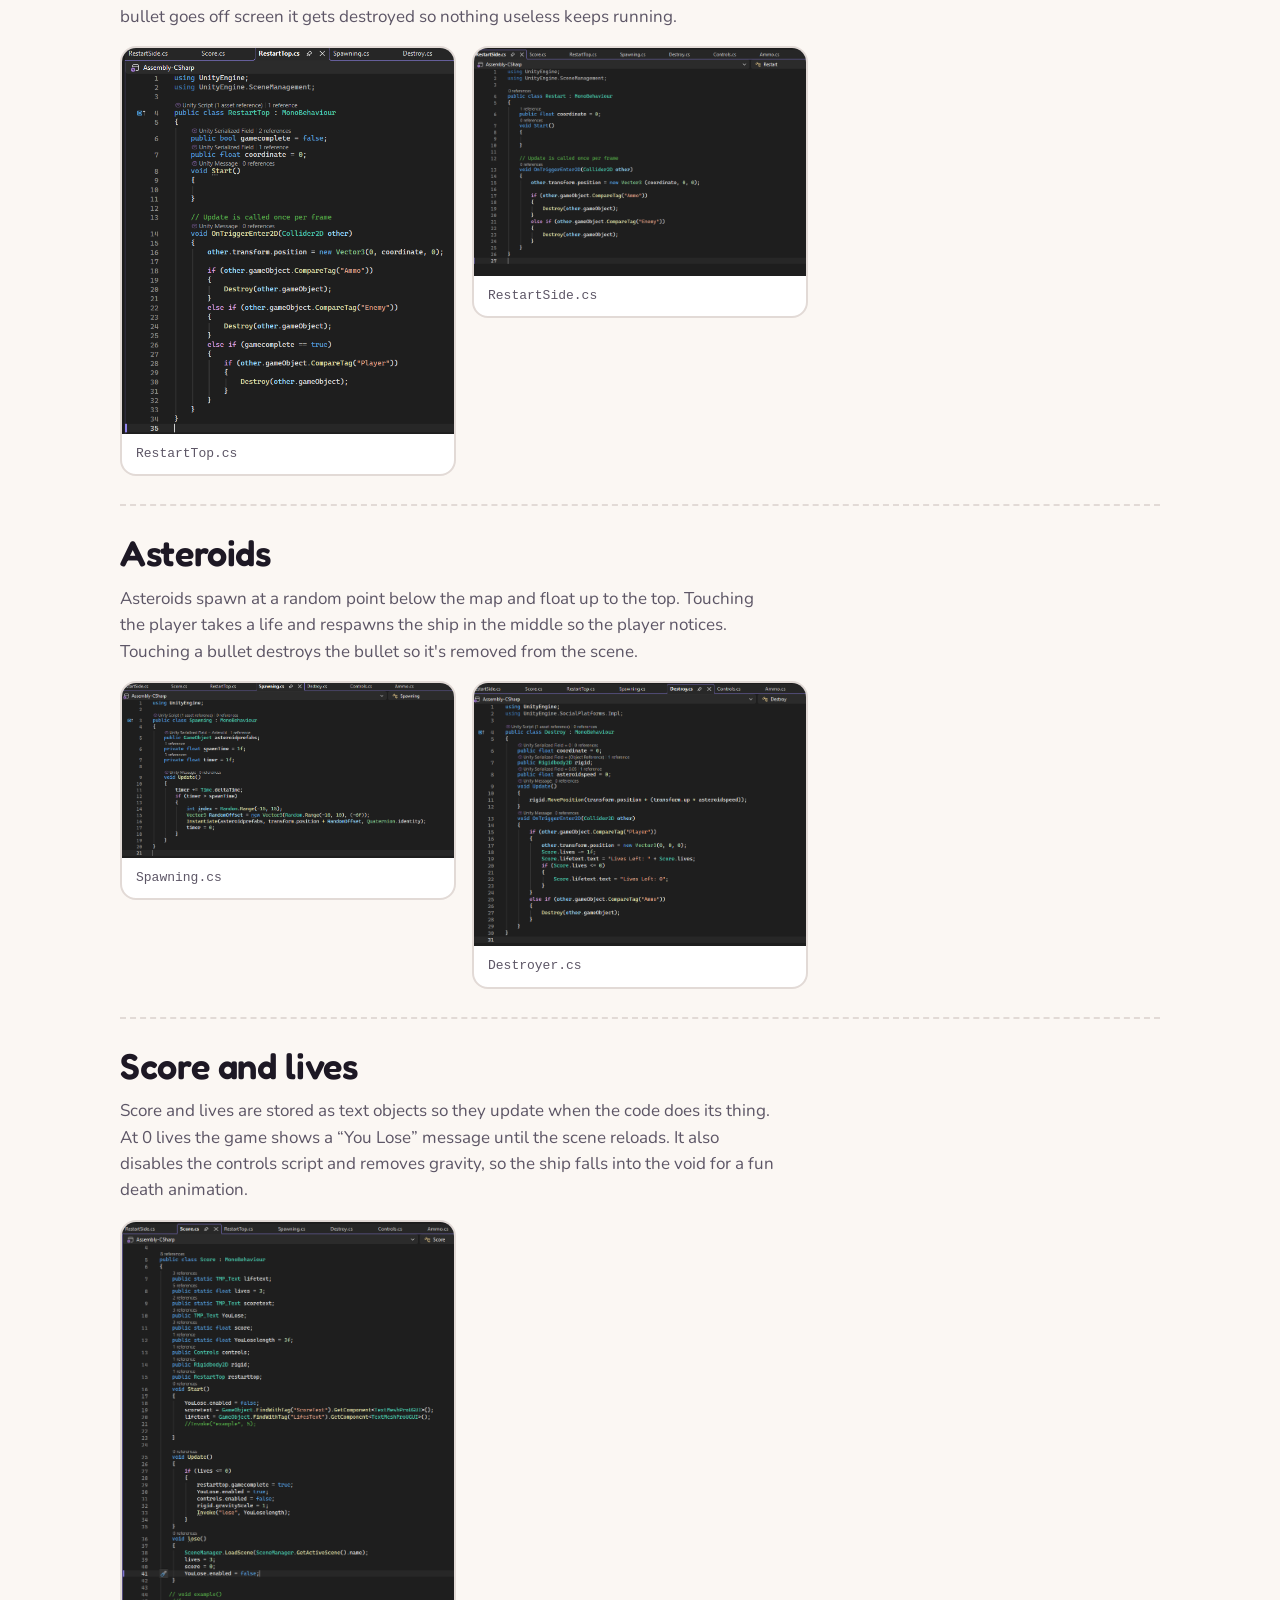
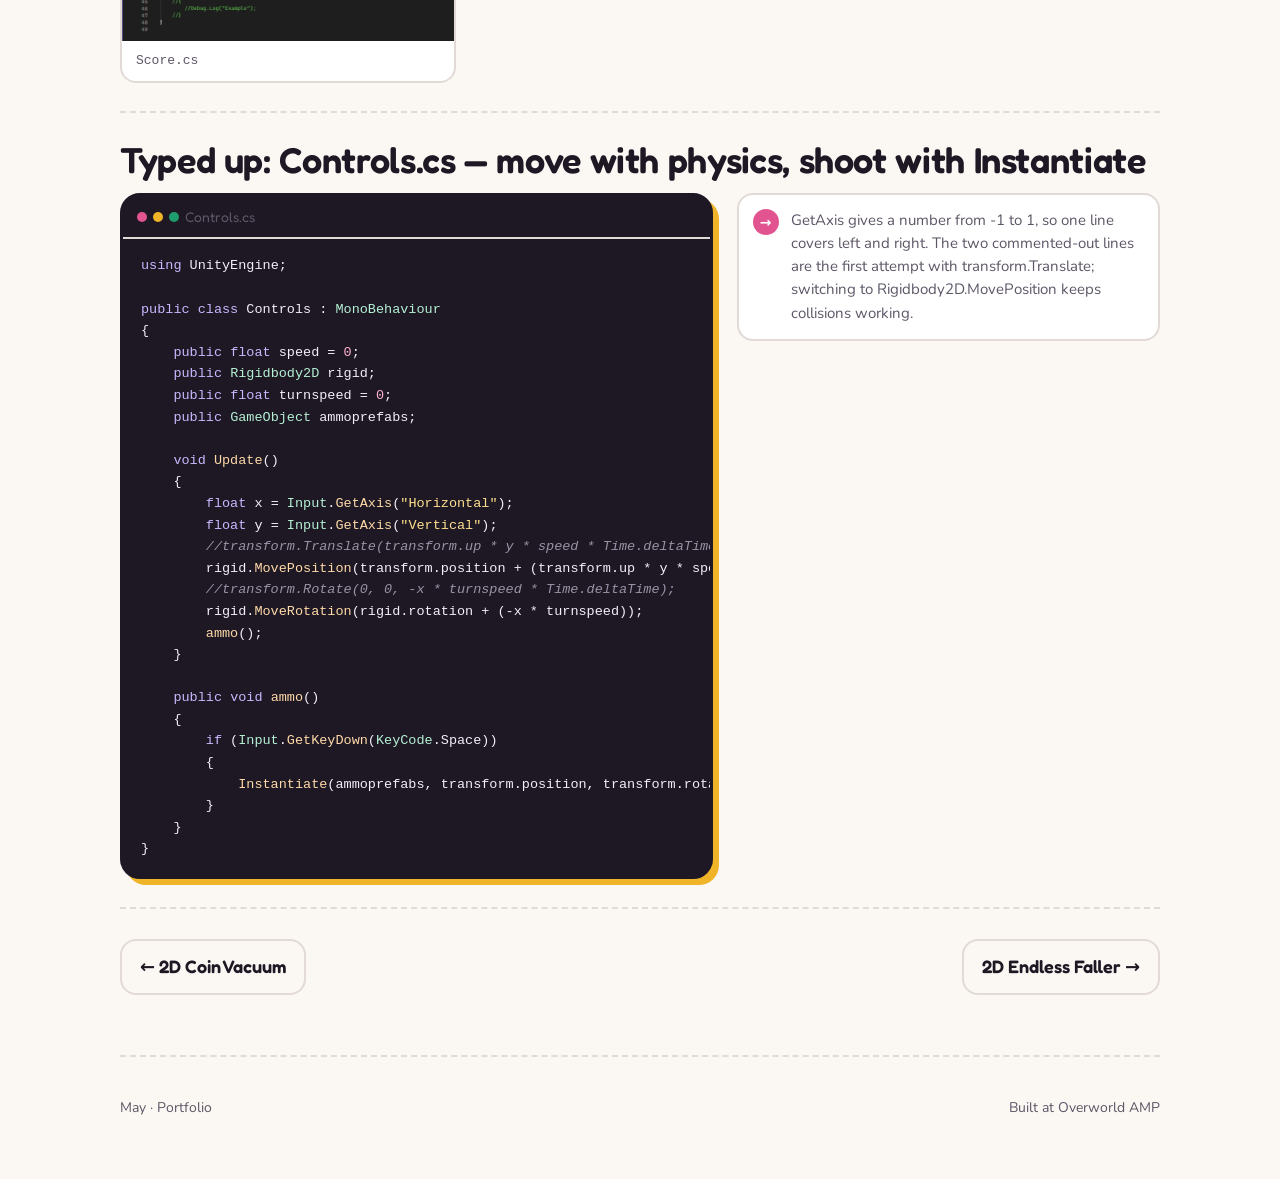
<file: projects/asteroids.html>
<!DOCTYPE html>
<html lang="en-GB">
<head>
<meta charset="utf-8">
<meta name="viewport" content="width=device-width, initial-scale=1, viewport-fit=cover">
<title>2D Asteroids — May</title>
<meta name="description" content="May's portfolio: Unity games written in C#, a 3D dungeon prototype, 3D modelling and animation.">
<link rel="preconnect" href="https://fonts.googleapis.com"><link rel="preconnect" href="https://fonts.gstatic.com" crossorigin><link rel="stylesheet" href="https://fonts.googleapis.com/css2?family=Fredoka:wght@400;500;600&family=Nunito:ital,wght@0,400;0,800;1,400&display=swap">
<link rel="stylesheet" href="../style.css">
<link rel="icon" href="../assets/sprite-rocket.png">
<script>
(function(){try{var t=localStorage.getItem('may-theme');if(t)document.documentElement.setAttribute('data-theme',t);}catch(e){}})();
</script>
</head>
<body>
<a class="skip" href="#main">Skip to content</a>
<div class="sky" aria-hidden="true"><i style="--x:0%;--y:0%;--d:0.0s;--s:1px"></i><i style="--x:37%;--y:53%;--d:0.6s;--s:2px"></i><i style="--x:74%;--y:6%;--d:1.2s;--s:3px"></i><i style="--x:11%;--y:59%;--d:1.8s;--s:1px"></i><i style="--x:48%;--y:12%;--d:2.4s;--s:2px"></i><i style="--x:85%;--y:65%;--d:3.0s;--s:3px"></i><i style="--x:22%;--y:18%;--d:3.6s;--s:1px"></i><i style="--x:59%;--y:71%;--d:0.0s;--s:2px"></i><i style="--x:96%;--y:24%;--d:0.6s;--s:3px"></i><i style="--x:33%;--y:77%;--d:1.2s;--s:1px"></i><i style="--x:70%;--y:30%;--d:1.8s;--s:2px"></i><i style="--x:7%;--y:83%;--d:2.4s;--s:3px"></i><i style="--x:44%;--y:36%;--d:3.0s;--s:1px"></i><i style="--x:81%;--y:89%;--d:3.6s;--s:2px"></i><i style="--x:18%;--y:42%;--d:0.0s;--s:3px"></i><i style="--x:55%;--y:95%;--d:0.6s;--s:1px"></i><i style="--x:92%;--y:48%;--d:1.2s;--s:2px"></i><i style="--x:29%;--y:1%;--d:1.8s;--s:3px"></i><i style="--x:66%;--y:54%;--d:2.4s;--s:1px"></i><i style="--x:3%;--y:7%;--d:3.0s;--s:2px"></i><i style="--x:40%;--y:60%;--d:3.6s;--s:3px"></i><i style="--x:77%;--y:13%;--d:0.0s;--s:1px"></i><i style="--x:14%;--y:66%;--d:0.6s;--s:2px"></i><i style="--x:51%;--y:19%;--d:1.2s;--s:3px"></i><i style="--x:88%;--y:72%;--d:1.8s;--s:1px"></i><i style="--x:25%;--y:25%;--d:2.4s;--s:2px"></i><i style="--x:62%;--y:78%;--d:3.0s;--s:3px"></i><i style="--x:99%;--y:31%;--d:3.6s;--s:1px"></i><i style="--x:36%;--y:84%;--d:0.0s;--s:2px"></i><i style="--x:73%;--y:37%;--d:0.6s;--s:3px"></i><i style="--x:10%;--y:90%;--d:1.2s;--s:1px"></i><i style="--x:47%;--y:43%;--d:1.8s;--s:2px"></i><i style="--x:84%;--y:96%;--d:2.4s;--s:3px"></i><i style="--x:21%;--y:49%;--d:3.0s;--s:1px"></i><i style="--x:58%;--y:2%;--d:3.6s;--s:2px"></i><i style="--x:95%;--y:55%;--d:0.0s;--s:3px"></i><i style="--x:32%;--y:8%;--d:0.6s;--s:1px"></i><i style="--x:69%;--y:61%;--d:1.2s;--s:2px"></i><i style="--x:6%;--y:14%;--d:1.8s;--s:3px"></i><i style="--x:43%;--y:67%;--d:2.4s;--s:1px"></i><i style="--x:80%;--y:20%;--d:3.0s;--s:2px"></i><i style="--x:17%;--y:73%;--d:3.6s;--s:3px"></i><i style="--x:54%;--y:26%;--d:0.0s;--s:1px"></i><i style="--x:91%;--y:79%;--d:0.6s;--s:2px"></i><i style="--x:28%;--y:32%;--d:1.2s;--s:3px"></i><i style="--x:65%;--y:85%;--d:1.8s;--s:1px"></i><i style="--x:2%;--y:38%;--d:2.4s;--s:2px"></i><i style="--x:39%;--y:91%;--d:3.0s;--s:3px"></i><i style="--x:76%;--y:44%;--d:3.6s;--s:1px"></i><i style="--x:13%;--y:97%;--d:0.0s;--s:2px"></i><i style="--x:50%;--y:50%;--d:0.6s;--s:3px"></i><i style="--x:87%;--y:3%;--d:1.2s;--s:1px"></i><i style="--x:24%;--y:56%;--d:1.8s;--s:2px"></i><i style="--x:61%;--y:9%;--d:2.4s;--s:3px"></i><i style="--x:98%;--y:62%;--d:3.0s;--s:1px"></i><i style="--x:35%;--y:15%;--d:3.6s;--s:2px"></i><i style="--x:72%;--y:68%;--d:0.0s;--s:3px"></i><i style="--x:9%;--y:21%;--d:0.6s;--s:1px"></i><i style="--x:46%;--y:74%;--d:1.2s;--s:2px"></i><i style="--x:83%;--y:27%;--d:1.8s;--s:3px"></i><i style="--x:20%;--y:80%;--d:2.4s;--s:1px"></i><i style="--x:57%;--y:33%;--d:3.0s;--s:2px"></i><i style="--x:94%;--y:86%;--d:3.6s;--s:3px"></i><i style="--x:31%;--y:39%;--d:0.0s;--s:1px"></i><i style="--x:68%;--y:92%;--d:0.6s;--s:2px"></i><i style="--x:5%;--y:45%;--d:1.2s;--s:3px"></i><i style="--x:42%;--y:98%;--d:1.8s;--s:1px"></i><i style="--x:79%;--y:51%;--d:2.4s;--s:2px"></i><i style="--x:16%;--y:4%;--d:3.0s;--s:3px"></i><i style="--x:53%;--y:57%;--d:3.6s;--s:1px"></i></div><div class="wrap"><nav>
  <a class="logo" href="../index.html"><img src="../assets/sprite-rocket.png" alt="">May</a>
  <ul><li><a href="../index.html#games">Games</a></li><li><a href="../index.html#code">Code</a></li><li><a href="../index.html#growth">Growth</a></li><li><a href="../index.html#more">More</a></li><li><button class="pill" id="theme" type="button" aria-label="Switch between light and dark">☾ / ☀</button></li></ul>
</nav><main id="main">
  <div class="crumbs"><a href="../index.html">← Home</a><span>/</span><span>2D Asteroids</span></div>
  <header class="phead">
    <h1>2D Asteroids</h1>
    <p class="lead">Shoot the floating space rocks with your rocket. Crash into one and you lose a life; lose three and it&#x27;s over.</p>
    <div class="chips"><span class="chip">Unity</span><span class="chip">C#</span></div>
  </header>
  <section class="psec" style="border-top:0;padding-top:0">
    <video class="media" src="../assets/asteroids-gameplay.mp4" poster="../assets/asteroids-thumb.jpg" controls preload="none" playsinline></video>
  </section>
  <section class="psec">
    <h2>Player controls</h2>
    <p>Speed and turn speed are applied through the Rigidbody on the specific axis. Pressing space instantiates a bullet from the ship&#x27;s current position and rotation. If a bullet touches an object with the enemy prefab it destroys it and adds 10 to the score.</p>
    <div class="shots"><figure><img src="../assets/scripts/asteroids-playercontrol.png" alt="Player controls script" width="847" height="621" loading="lazy" decoding="async"><figcaption>PlayerControl.cs</figcaption></figure><figure><img src="../assets/scripts/asteroids-playerammo.png" alt="Player controls script" width="857" height="531" loading="lazy" decoding="async"><figcaption>PlayerAmmo.cs</figcaption></figure></div>
  </section>
  <section class="psec">
    <h2>Screen wrap and clean-up</h2>
    <p>If the player goes off the top of the screen they reappear at the bottom. If an asteroid or bullet goes off screen it gets destroyed so nothing useless keeps running.</p>
    <div class="shots"><figure><img src="../assets/scripts/asteroids-restarttop.png" alt="Screen wrap and clean-up script" width="610" height="709" loading="lazy" decoding="async"><figcaption>RestartTop.cs</figcaption></figure><figure><img src="../assets/scripts/asteroids-restartside.png" alt="Screen wrap and clean-up script" width="868" height="596" loading="lazy" decoding="async"><figcaption>RestartSide.cs</figcaption></figure></div>
  </section>
  <section class="psec">
    <h2>Asteroids</h2>
    <p>Asteroids spawn at a random point below the map and float up to the top. Touching the player takes a life and respawns the ship in the middle so the player notices. Touching a bullet destroys the bullet so it&#x27;s removed from the scene.</p>
    <div class="shots"><figure><img src="../assets/scripts/asteroids-spawning.png" alt="Asteroids script" width="897" height="473" loading="lazy" decoding="async"><figcaption>Spawning.cs</figcaption></figure><figure><img src="../assets/scripts/asteroids-destroyer.png" alt="Asteroids script" width="837" height="664" loading="lazy" decoding="async"><figcaption>Destroyer.cs</figcaption></figure></div>
  </section>
  <section class="psec">
    <h2>Score and lives</h2>
    <p>Score and lives are stored as text objects so they update when the code does its thing. At 0 lives the game shows a “You Lose” message until the scene reloads. It also disables the controls script and removes gravity, so the ship falls into the void for a fun death animation.</p>
    <div class="shots"><figure><img src="../assets/scripts/asteroids-score.png" alt="Score and lives script" width="812" height="1025" loading="lazy" decoding="async"><figcaption>Score.cs</figcaption></figure></div>
  </section>
  <section class="psec">
    <h2>Typed up: Controls.cs — move with physics, shoot with Instantiate</h2>
    <div class="codewrap">
      <figure class="codefig">
        <figcaption><span class="dot"></span><span class="dot"></span><span class="dot"></span> Controls.cs</figcaption>
<pre><code><span class="kw">using</span> UnityEngine;

<span class="kw">public</span> <span class="kw">class</span> Controls : <span class="ty">MonoBehaviour</span>
{
    <span class="kw">public</span> <span class="kw">float</span> speed = <span class="nu">0</span>;
    <span class="kw">public</span> <span class="ty">Rigidbody2D</span> rigid;
    <span class="kw">public</span> <span class="kw">float</span> turnspeed = <span class="nu">0</span>;
    <span class="kw">public</span> <span class="ty">GameObject</span> ammoprefabs;

    <span class="kw">void</span> <span class="fn">Update</span>()
    {
        <span class="kw">float</span> x = <span class="ty">Input</span>.<span class="fn">GetAxis</span>(<span class="st">&quot;Horizontal&quot;</span>);
        <span class="kw">float</span> y = <span class="ty">Input</span>.<span class="fn">GetAxis</span>(<span class="st">&quot;Vertical&quot;</span>);
        <span class="cm">//transform.Translate(transform.up * y * speed * Time.deltaTime);</span>
        rigid.<span class="fn">MovePosition</span>(transform.position + (transform.up * y * speed));
        <span class="cm">//transform.Rotate(0, 0, -x * turnspeed * Time.deltaTime);</span>
        rigid.<span class="fn">MoveRotation</span>(rigid.rotation + (-x * turnspeed));
        <span class="fn">ammo</span>();
    }

    <span class="kw">public</span> <span class="kw">void</span> <span class="fn">ammo</span>()
    {
        <span class="kw">if</span> (<span class="ty">Input</span>.<span class="fn">GetKeyDown</span>(<span class="ty">KeyCode</span>.Space))
        {
            <span class="fn">Instantiate</span>(ammoprefabs, transform.position, transform.rotation);
        }
    }
}</code></pre>
      </figure>
      <ol class="callouts"><li><b>→</b><span>GetAxis gives a number from -1 to 1, so one line covers left and right. The two commented-out lines are the first attempt with transform.Translate; switching to Rigidbody2D.MovePosition keeps collisions working.</span></li></ol>
    </div>
  </section><div class="pn"><a href="coin-vacuum.html">← 2D Coin Vacuum</a><a href="endless-faller.html">2D Endless Faller →</a></div></main><footer>
  <span>May · Portfolio</span>
  <span>Built at Overworld AMP</span>
</footer>
</div>
<script>
(function(){
  var b=document.getElementById('theme');if(!b)return;
  b.addEventListener('click',function(){
    var r=document.documentElement,cur=r.getAttribute('data-theme');
    var sysDark=matchMedia('(prefers-color-scheme: dark)').matches;
    var now=cur?(cur==='dark'?'light':'dark'):(sysDark?'light':'dark');
    r.setAttribute('data-theme',now);try{localStorage.setItem('may-theme',now);}catch(e){}
  });
  // hover previews
  document.querySelectorAll('.card').forEach(function(c){
    var v=c.querySelector('video');if(!v)return;
    c.addEventListener('mouseenter',function(){if(!v.src){v.src=v.dataset.src;}v.play().then(function(){v.classList.add('on')}).catch(function(){});});
    c.addEventListener('mouseleave',function(){v.pause();v.classList.remove('on');});
  });
})();
</script>
</body>
</html>
</file>
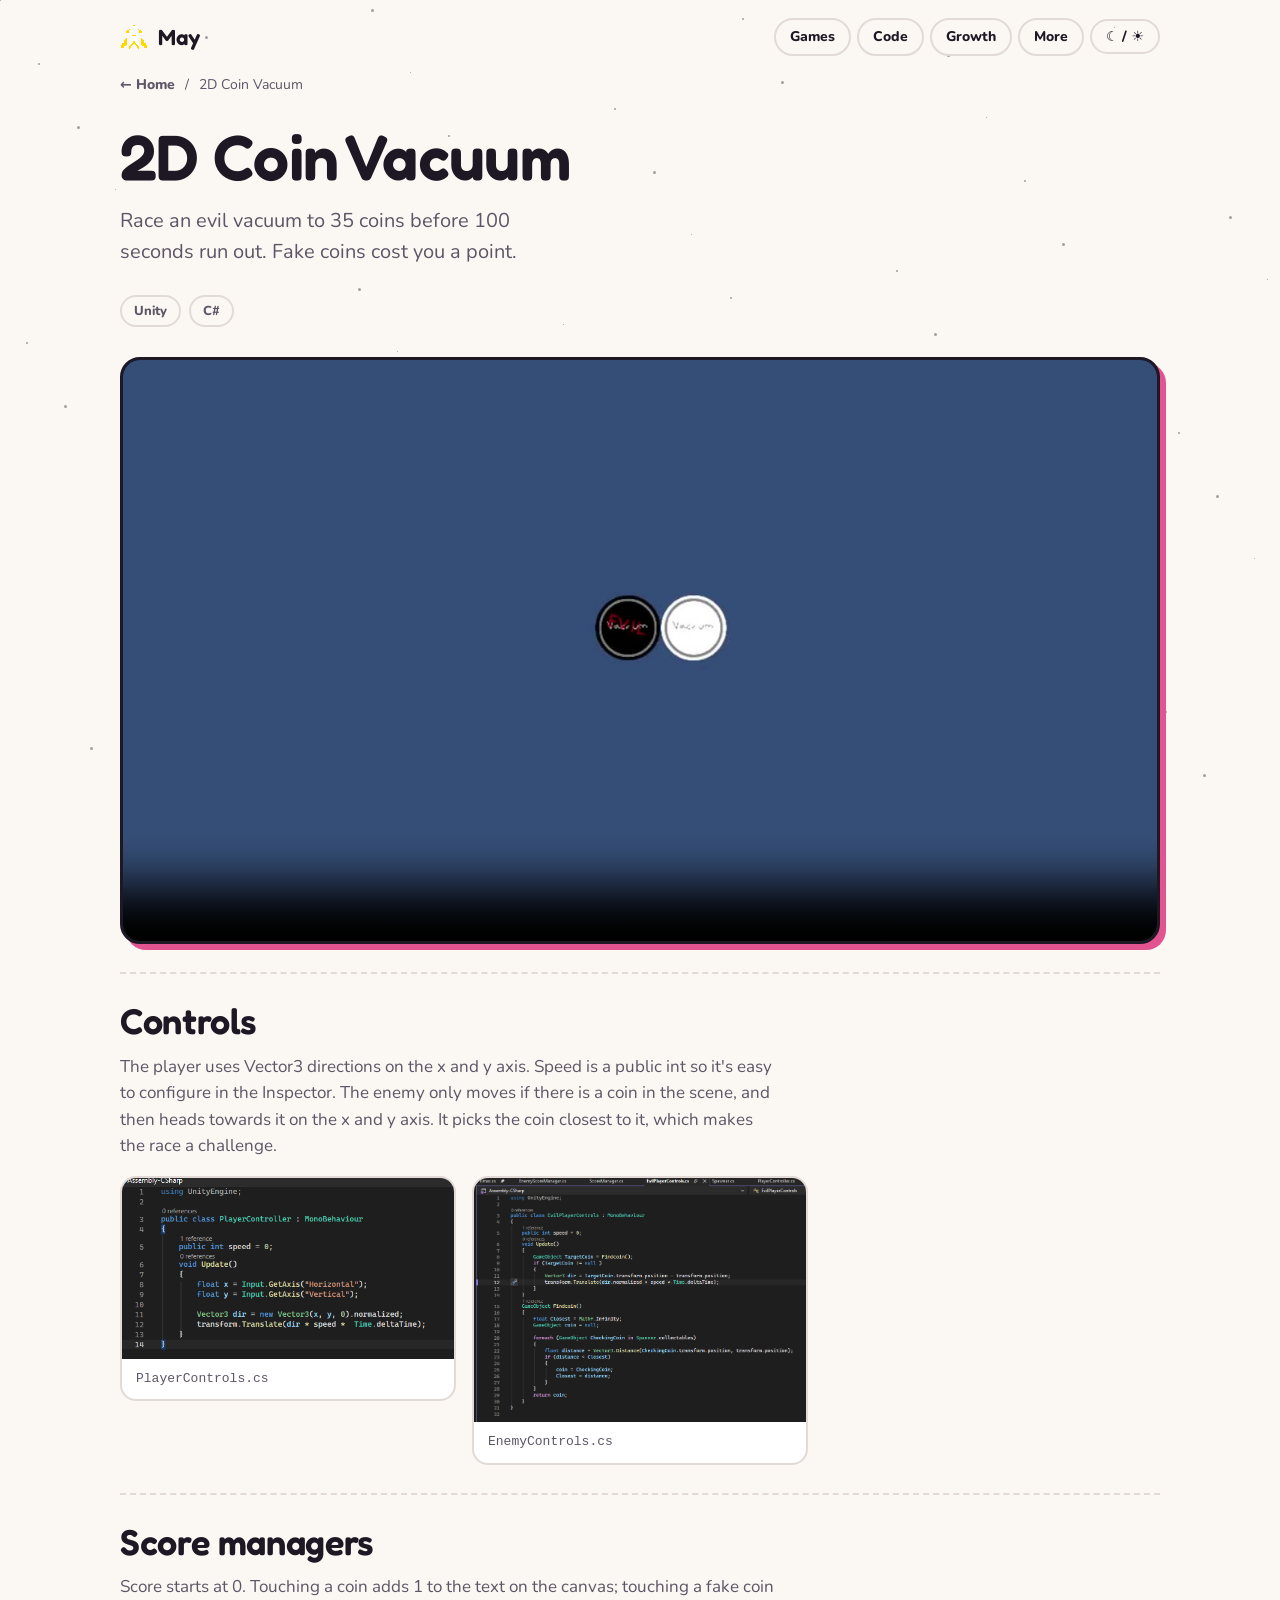
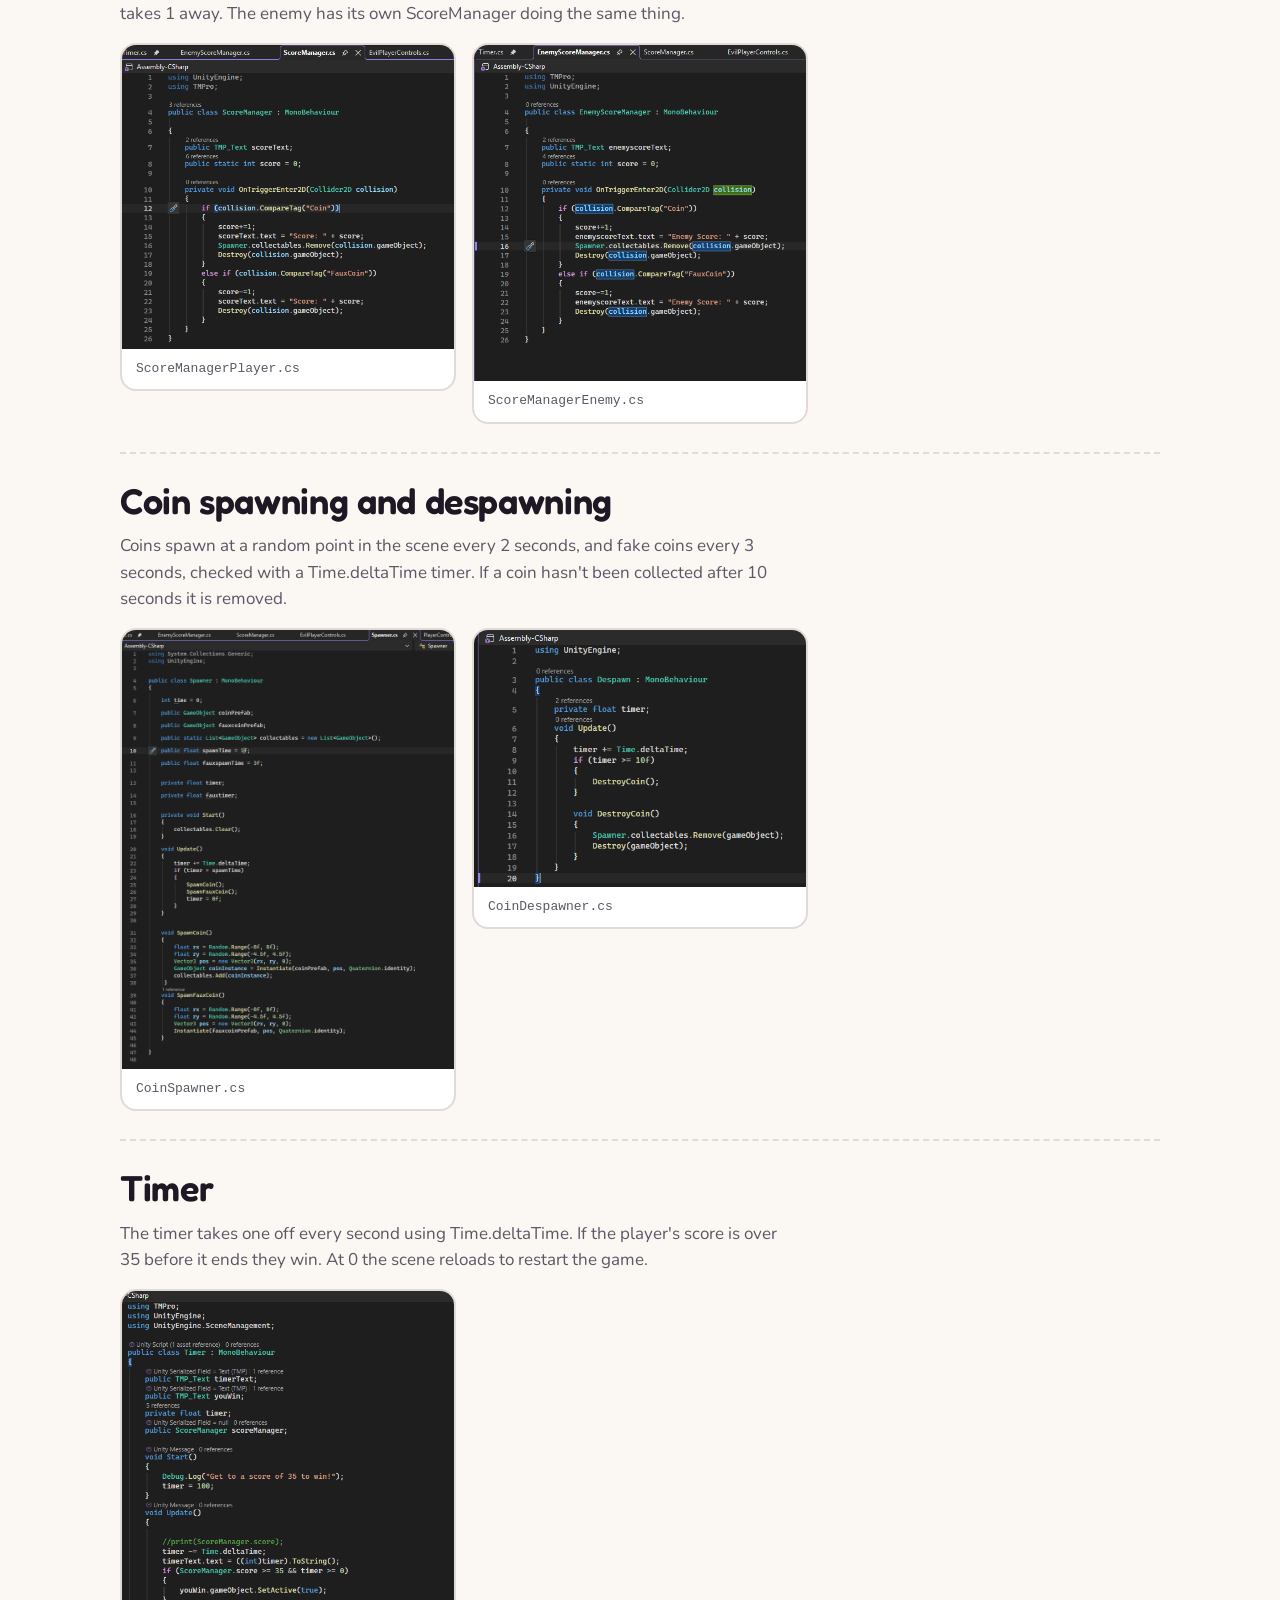
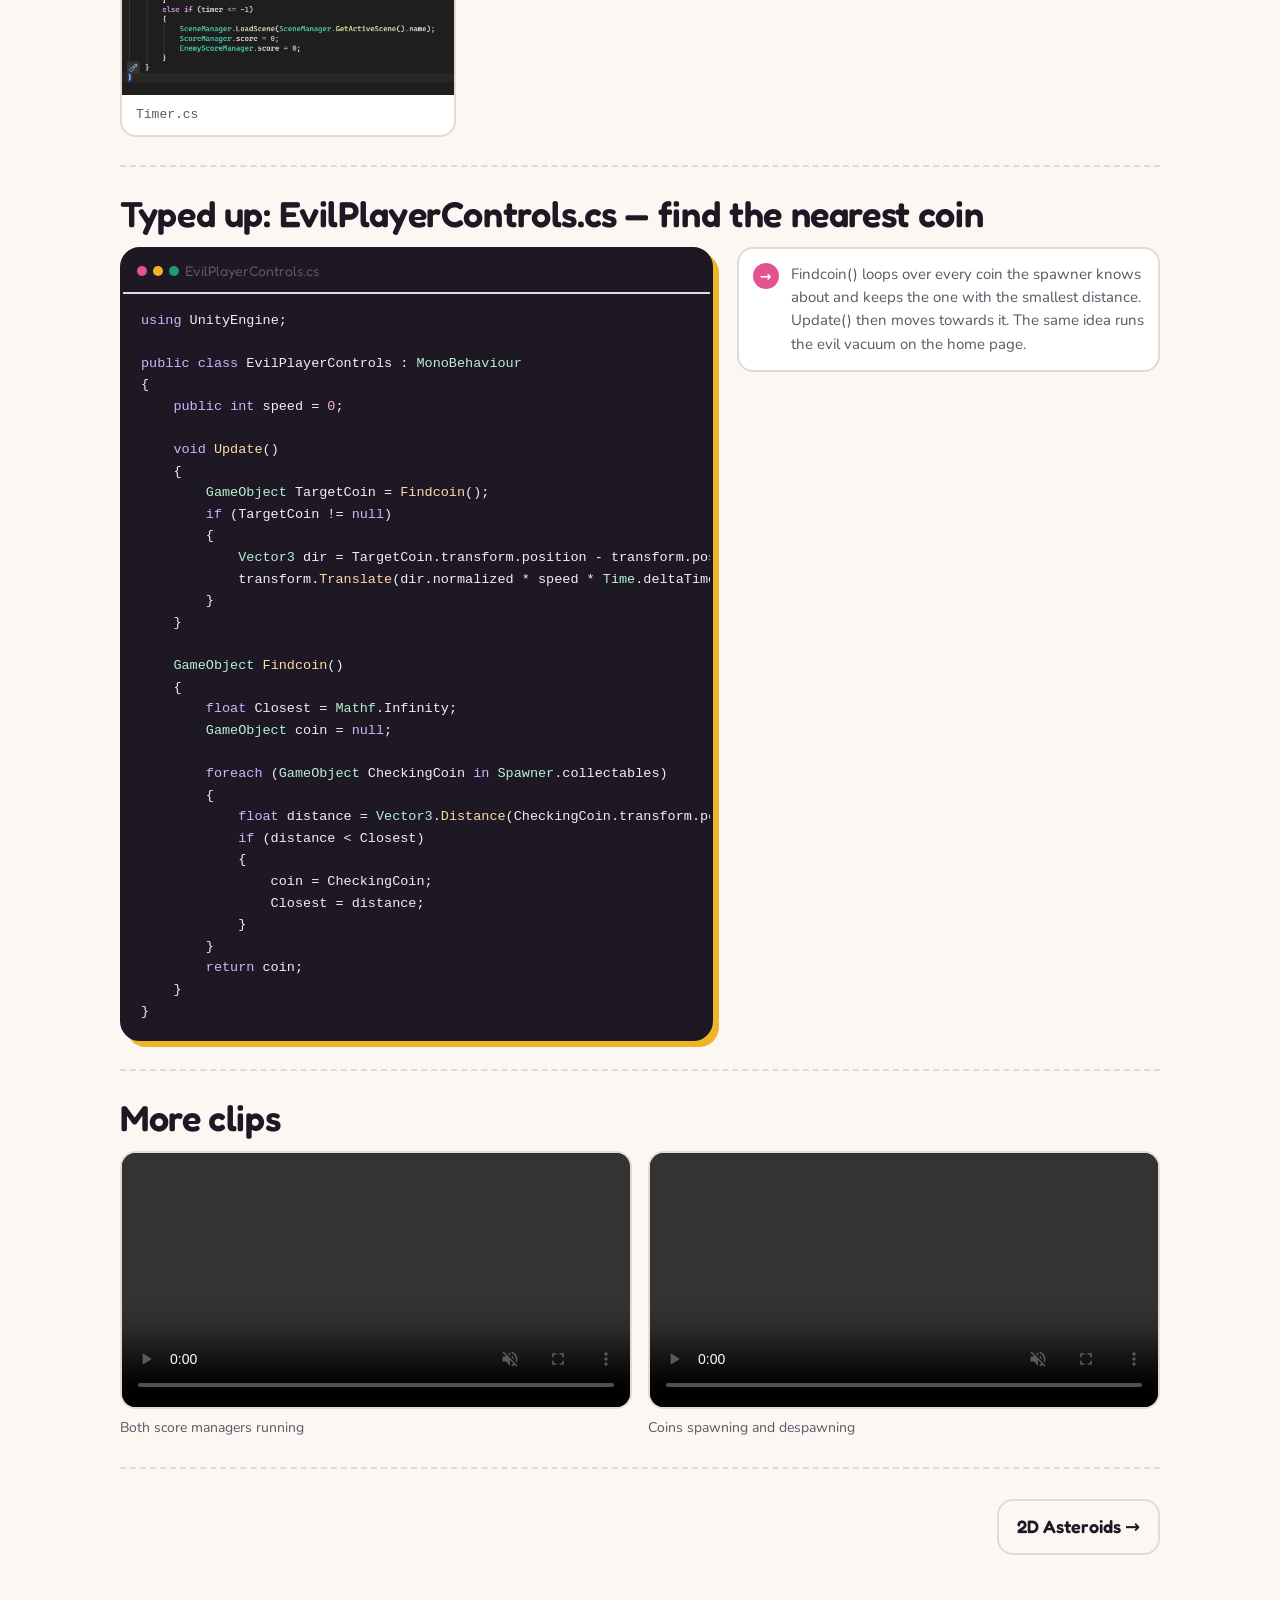
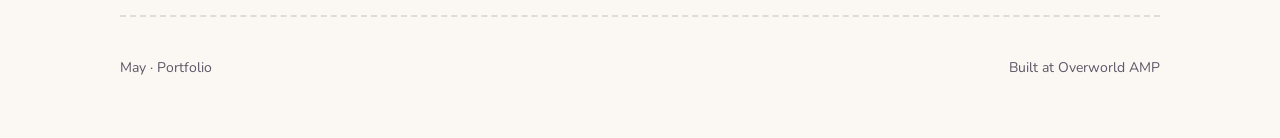
<file: projects/coin-vacuum.html>
<!DOCTYPE html>
<html lang="en-GB">
<head>
<meta charset="utf-8">
<meta name="viewport" content="width=device-width, initial-scale=1, viewport-fit=cover">
<title>2D Coin Vacuum — May</title>
<meta name="description" content="May's portfolio: Unity games written in C#, a 3D dungeon prototype, 3D modelling and animation.">
<link rel="preconnect" href="https://fonts.googleapis.com"><link rel="preconnect" href="https://fonts.gstatic.com" crossorigin><link rel="stylesheet" href="https://fonts.googleapis.com/css2?family=Fredoka:wght@400;500;600&family=Nunito:ital,wght@0,400;0,800;1,400&display=swap">
<link rel="stylesheet" href="../style.css">
<link rel="icon" href="../assets/sprite-rocket.png">
<script>
(function(){try{var t=localStorage.getItem('may-theme');if(t)document.documentElement.setAttribute('data-theme',t);}catch(e){}})();
</script>
</head>
<body>
<a class="skip" href="#main">Skip to content</a>
<div class="sky" aria-hidden="true"><i style="--x:0%;--y:0%;--d:0.0s;--s:1px"></i><i style="--x:37%;--y:53%;--d:0.6s;--s:2px"></i><i style="--x:74%;--y:6%;--d:1.2s;--s:3px"></i><i style="--x:11%;--y:59%;--d:1.8s;--s:1px"></i><i style="--x:48%;--y:12%;--d:2.4s;--s:2px"></i><i style="--x:85%;--y:65%;--d:3.0s;--s:3px"></i><i style="--x:22%;--y:18%;--d:3.6s;--s:1px"></i><i style="--x:59%;--y:71%;--d:0.0s;--s:2px"></i><i style="--x:96%;--y:24%;--d:0.6s;--s:3px"></i><i style="--x:33%;--y:77%;--d:1.2s;--s:1px"></i><i style="--x:70%;--y:30%;--d:1.8s;--s:2px"></i><i style="--x:7%;--y:83%;--d:2.4s;--s:3px"></i><i style="--x:44%;--y:36%;--d:3.0s;--s:1px"></i><i style="--x:81%;--y:89%;--d:3.6s;--s:2px"></i><i style="--x:18%;--y:42%;--d:0.0s;--s:3px"></i><i style="--x:55%;--y:95%;--d:0.6s;--s:1px"></i><i style="--x:92%;--y:48%;--d:1.2s;--s:2px"></i><i style="--x:29%;--y:1%;--d:1.8s;--s:3px"></i><i style="--x:66%;--y:54%;--d:2.4s;--s:1px"></i><i style="--x:3%;--y:7%;--d:3.0s;--s:2px"></i><i style="--x:40%;--y:60%;--d:3.6s;--s:3px"></i><i style="--x:77%;--y:13%;--d:0.0s;--s:1px"></i><i style="--x:14%;--y:66%;--d:0.6s;--s:2px"></i><i style="--x:51%;--y:19%;--d:1.2s;--s:3px"></i><i style="--x:88%;--y:72%;--d:1.8s;--s:1px"></i><i style="--x:25%;--y:25%;--d:2.4s;--s:2px"></i><i style="--x:62%;--y:78%;--d:3.0s;--s:3px"></i><i style="--x:99%;--y:31%;--d:3.6s;--s:1px"></i><i style="--x:36%;--y:84%;--d:0.0s;--s:2px"></i><i style="--x:73%;--y:37%;--d:0.6s;--s:3px"></i><i style="--x:10%;--y:90%;--d:1.2s;--s:1px"></i><i style="--x:47%;--y:43%;--d:1.8s;--s:2px"></i><i style="--x:84%;--y:96%;--d:2.4s;--s:3px"></i><i style="--x:21%;--y:49%;--d:3.0s;--s:1px"></i><i style="--x:58%;--y:2%;--d:3.6s;--s:2px"></i><i style="--x:95%;--y:55%;--d:0.0s;--s:3px"></i><i style="--x:32%;--y:8%;--d:0.6s;--s:1px"></i><i style="--x:69%;--y:61%;--d:1.2s;--s:2px"></i><i style="--x:6%;--y:14%;--d:1.8s;--s:3px"></i><i style="--x:43%;--y:67%;--d:2.4s;--s:1px"></i><i style="--x:80%;--y:20%;--d:3.0s;--s:2px"></i><i style="--x:17%;--y:73%;--d:3.6s;--s:3px"></i><i style="--x:54%;--y:26%;--d:0.0s;--s:1px"></i><i style="--x:91%;--y:79%;--d:0.6s;--s:2px"></i><i style="--x:28%;--y:32%;--d:1.2s;--s:3px"></i><i style="--x:65%;--y:85%;--d:1.8s;--s:1px"></i><i style="--x:2%;--y:38%;--d:2.4s;--s:2px"></i><i style="--x:39%;--y:91%;--d:3.0s;--s:3px"></i><i style="--x:76%;--y:44%;--d:3.6s;--s:1px"></i><i style="--x:13%;--y:97%;--d:0.0s;--s:2px"></i><i style="--x:50%;--y:50%;--d:0.6s;--s:3px"></i><i style="--x:87%;--y:3%;--d:1.2s;--s:1px"></i><i style="--x:24%;--y:56%;--d:1.8s;--s:2px"></i><i style="--x:61%;--y:9%;--d:2.4s;--s:3px"></i><i style="--x:98%;--y:62%;--d:3.0s;--s:1px"></i><i style="--x:35%;--y:15%;--d:3.6s;--s:2px"></i><i style="--x:72%;--y:68%;--d:0.0s;--s:3px"></i><i style="--x:9%;--y:21%;--d:0.6s;--s:1px"></i><i style="--x:46%;--y:74%;--d:1.2s;--s:2px"></i><i style="--x:83%;--y:27%;--d:1.8s;--s:3px"></i><i style="--x:20%;--y:80%;--d:2.4s;--s:1px"></i><i style="--x:57%;--y:33%;--d:3.0s;--s:2px"></i><i style="--x:94%;--y:86%;--d:3.6s;--s:3px"></i><i style="--x:31%;--y:39%;--d:0.0s;--s:1px"></i><i style="--x:68%;--y:92%;--d:0.6s;--s:2px"></i><i style="--x:5%;--y:45%;--d:1.2s;--s:3px"></i><i style="--x:42%;--y:98%;--d:1.8s;--s:1px"></i><i style="--x:79%;--y:51%;--d:2.4s;--s:2px"></i><i style="--x:16%;--y:4%;--d:3.0s;--s:3px"></i><i style="--x:53%;--y:57%;--d:3.6s;--s:1px"></i></div><div class="wrap"><nav>
  <a class="logo" href="../index.html"><img src="../assets/sprite-rocket.png" alt="">May</a>
  <ul><li><a href="../index.html#games">Games</a></li><li><a href="../index.html#code">Code</a></li><li><a href="../index.html#growth">Growth</a></li><li><a href="../index.html#more">More</a></li><li><button class="pill" id="theme" type="button" aria-label="Switch between light and dark">☾ / ☀</button></li></ul>
</nav><main id="main">
  <div class="crumbs"><a href="../index.html">← Home</a><span>/</span><span>2D Coin Vacuum</span></div>
  <header class="phead">
    <h1>2D Coin Vacuum</h1>
    <p class="lead">Race an evil vacuum to 35 coins before 100 seconds run out. Fake coins cost you a point.</p>
    <div class="chips"><span class="chip">Unity</span><span class="chip">C#</span></div>
  </header>
  <section class="psec" style="border-top:0;padding-top:0">
    <video class="media" src="../assets/coin-vacuum-gameplay.mp4" poster="../assets/coin-vacuum-thumb.jpg" controls preload="none" playsinline></video>
  </section>
  <section class="psec">
    <h2>Controls</h2>
    <p>The player uses Vector3 directions on the x and y axis. Speed is a public int so it&#x27;s easy to configure in the Inspector. The enemy only moves if there is a coin in the scene, and then heads towards it on the x and y axis. It picks the coin closest to it, which makes the race a challenge.</p>
    <div class="shots"><figure><img src="../assets/scripts/coin-vacuum-playercontrols.png" alt="Controls script" width="563" height="308" loading="lazy" decoding="async"><figcaption>PlayerControls.cs</figcaption></figure><figure><img src="../assets/scripts/coin-vacuum-enemycontrols.png" alt="Controls script" width="885" height="653" loading="lazy" decoding="async"><figcaption>EnemyControls.cs</figcaption></figure></div>
  </section>
  <section class="psec">
    <h2>Score managers</h2>
    <p>Score starts at 0. Touching a coin adds 1 to the text on the canvas; touching a fake coin takes 1 away. The enemy has its own ScoreManager doing the same thing.</p>
    <div class="shots"><figure><img src="../assets/scripts/coin-vacuum-scoremanagerplayer.png" alt="Score managers script" width="606" height="555" loading="lazy" decoding="async"><figcaption>ScoreManagerPlayer.cs</figcaption></figure><figure><img src="../assets/scripts/coin-vacuum-scoremanagerenemy.png" alt="Score managers script" width="602" height="610" loading="lazy" decoding="async"><figcaption>ScoreManagerEnemy.cs</figcaption></figure></div>
  </section>
  <section class="psec">
    <h2>Coin spawning and despawning</h2>
    <p>Coins spawn at a random point in the scene every 2 seconds, and fake coins every 3 seconds, checked with a Time.deltaTime timer. If a coin hasn&#x27;t been collected after 10 seconds it is removed.</p>
    <div class="shots"><figure><img src="../assets/scripts/coin-vacuum-coinspawner.png" alt="Coin spawning and despawning script" width="794" height="1048" loading="lazy" decoding="async"><figcaption>CoinSpawner.cs</figcaption></figure><figure><img src="../assets/scripts/coin-vacuum-coindespawner.png" alt="Coin spawning and despawning script" width="528" height="408" loading="lazy" decoding="async"><figcaption>CoinDespawner.cs</figcaption></figure></div>
  </section>
  <section class="psec">
    <h2>Timer</h2>
    <p>The timer takes one off every second using Time.deltaTime. If the player&#x27;s score is over 35 before it ends they win. At 0 the scene reloads to restart the game.</p>
    <div class="shots"><figure><img src="../assets/scripts/coin-vacuum-timer.png" alt="Timer script" width="584" height="710" loading="lazy" decoding="async"><figcaption>Timer.cs</figcaption></figure></div>
  </section>
  <section class="psec">
    <h2>Typed up: EvilPlayerControls.cs — find the nearest coin</h2>
    <div class="codewrap">
      <figure class="codefig">
        <figcaption><span class="dot"></span><span class="dot"></span><span class="dot"></span> EvilPlayerControls.cs</figcaption>
<pre><code><span class="kw">using</span> UnityEngine;

<span class="kw">public</span> <span class="kw">class</span> EvilPlayerControls : <span class="ty">MonoBehaviour</span>
{
    <span class="kw">public</span> <span class="kw">int</span> speed = <span class="nu">0</span>;

    <span class="kw">void</span> <span class="fn">Update</span>()
    {
        <span class="ty">GameObject</span> TargetCoin = <span class="fn">Findcoin</span>();
        <span class="kw">if</span> (TargetCoin != <span class="kw">null</span>)
        {
            <span class="ty">Vector3</span> dir = TargetCoin.transform.position - transform.position;
            transform.<span class="fn">Translate</span>(dir.normalized * speed * <span class="ty">Time</span>.deltaTime);
        }
    }

    <span class="ty">GameObject</span> <span class="fn">Findcoin</span>()
    {
        <span class="kw">float</span> Closest = <span class="ty">Mathf</span>.Infinity;
        <span class="ty">GameObject</span> coin = <span class="kw">null</span>;

        <span class="kw">foreach</span> (<span class="ty">GameObject</span> CheckingCoin <span class="kw">in</span> <span class="ty">Spawner</span>.collectables)
        {
            <span class="kw">float</span> distance = <span class="ty">Vector3</span>.<span class="fn">Distance</span>(CheckingCoin.transform.position, transform.position);
            <span class="kw">if</span> (distance &lt; Closest)
            {
                coin = CheckingCoin;
                Closest = distance;
            }
        }
        <span class="kw">return</span> coin;
    }
}</code></pre>
      </figure>
      <ol class="callouts"><li><b>→</b><span>Findcoin() loops over every coin the spawner knows about and keeps the one with the smallest distance. Update() then moves towards it. The same idea runs the evil vacuum on the home page.</span></li></ol>
    </div>
  </section><section class="psec"><h2>More clips</h2><div class="clips"><figure><video src="../assets/coin-vacuum-score-gameplay.mp4" controls preload="metadata" playsinline muted></video><figcaption>Both score managers running</figcaption></figure><figure><video src="../assets/coin-vacuum-spawn-gameplay.mp4" controls preload="metadata" playsinline muted></video><figcaption>Coins spawning and despawning</figcaption></figure></div></section><div class="pn"><span></span><a href="asteroids.html">2D Asteroids →</a></div></main><footer>
  <span>May · Portfolio</span>
  <span>Built at Overworld AMP</span>
</footer>
</div>
<script>
(function(){
  var b=document.getElementById('theme');if(!b)return;
  b.addEventListener('click',function(){
    var r=document.documentElement,cur=r.getAttribute('data-theme');
    var sysDark=matchMedia('(prefers-color-scheme: dark)').matches;
    var now=cur?(cur==='dark'?'light':'dark'):(sysDark?'light':'dark');
    r.setAttribute('data-theme',now);try{localStorage.setItem('may-theme',now);}catch(e){}
  });
  // hover previews
  document.querySelectorAll('.card').forEach(function(c){
    var v=c.querySelector('video');if(!v)return;
    c.addEventListener('mouseenter',function(){if(!v.src){v.src=v.dataset.src;}v.play().then(function(){v.classList.add('on')}).catch(function(){});});
    c.addEventListener('mouseleave',function(){v.pause();v.classList.remove('on');});
  });
})();
</script>
</body>
</html>
</file>
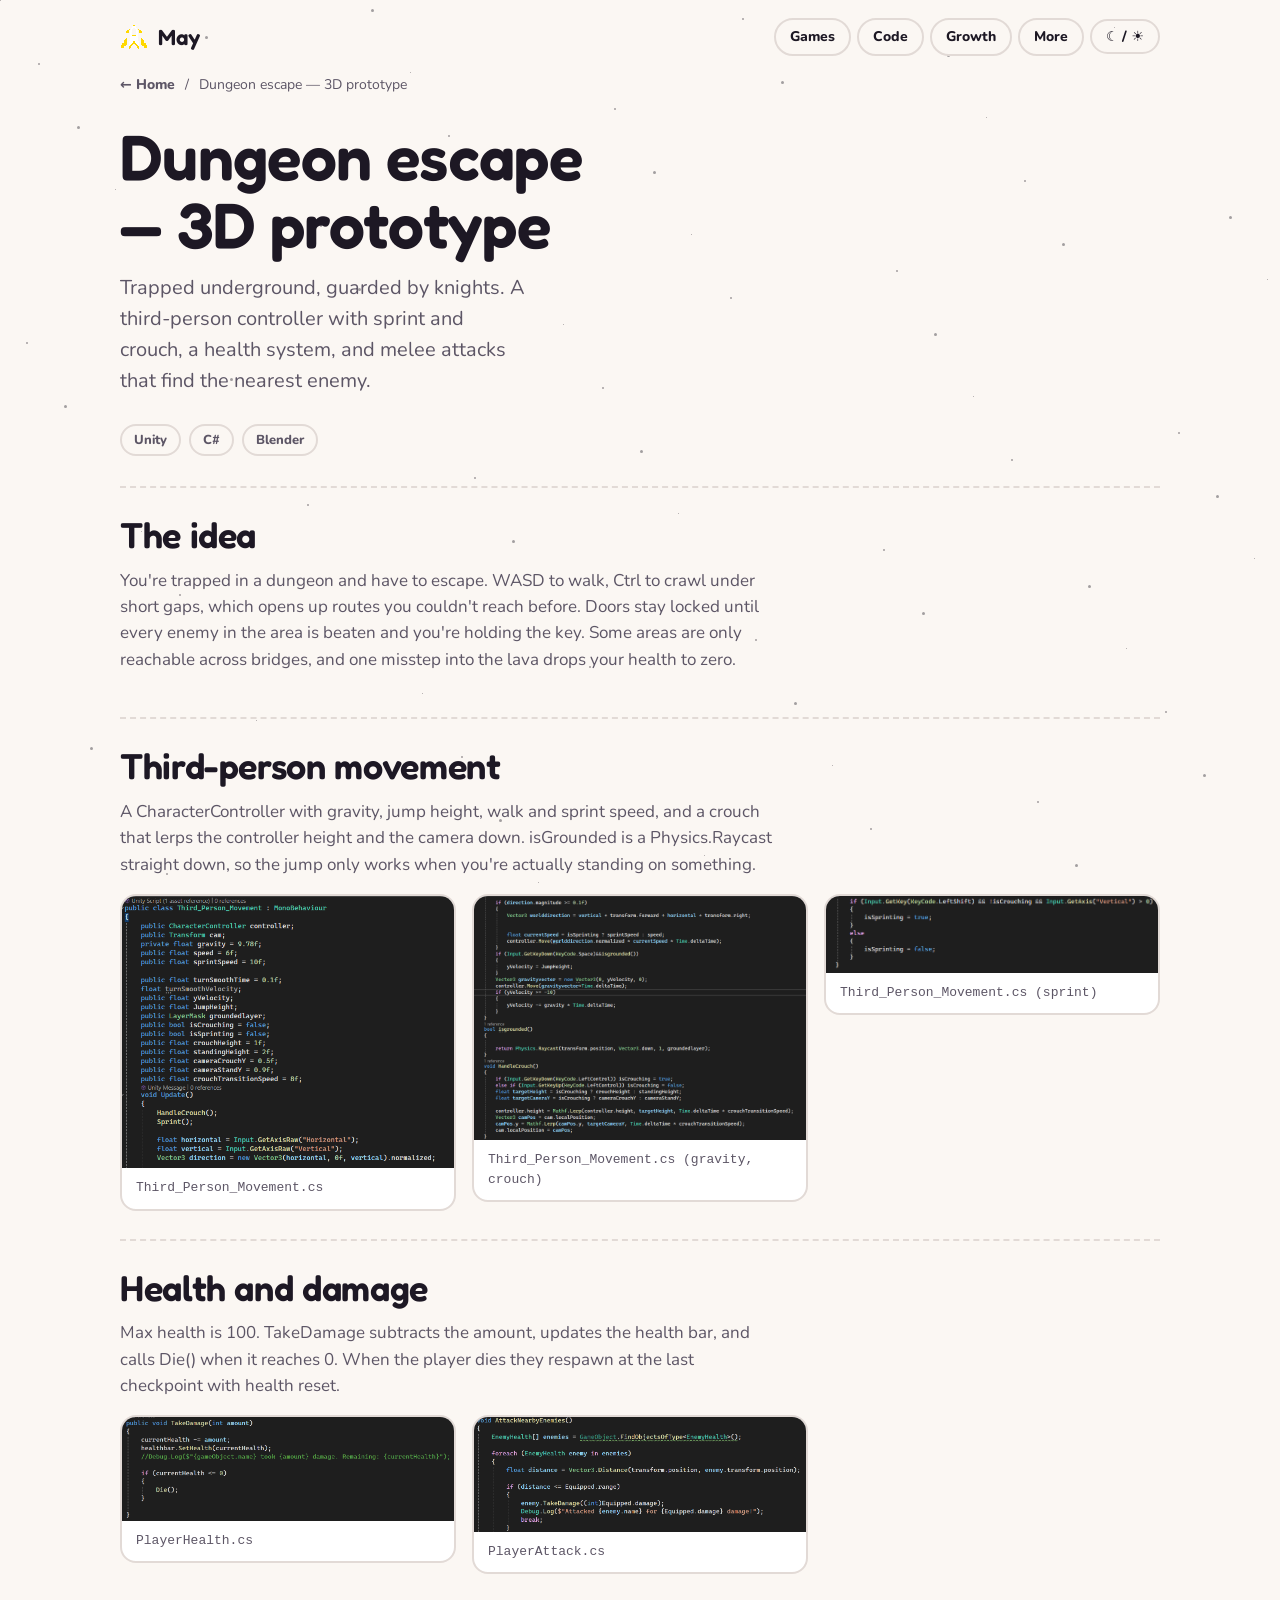
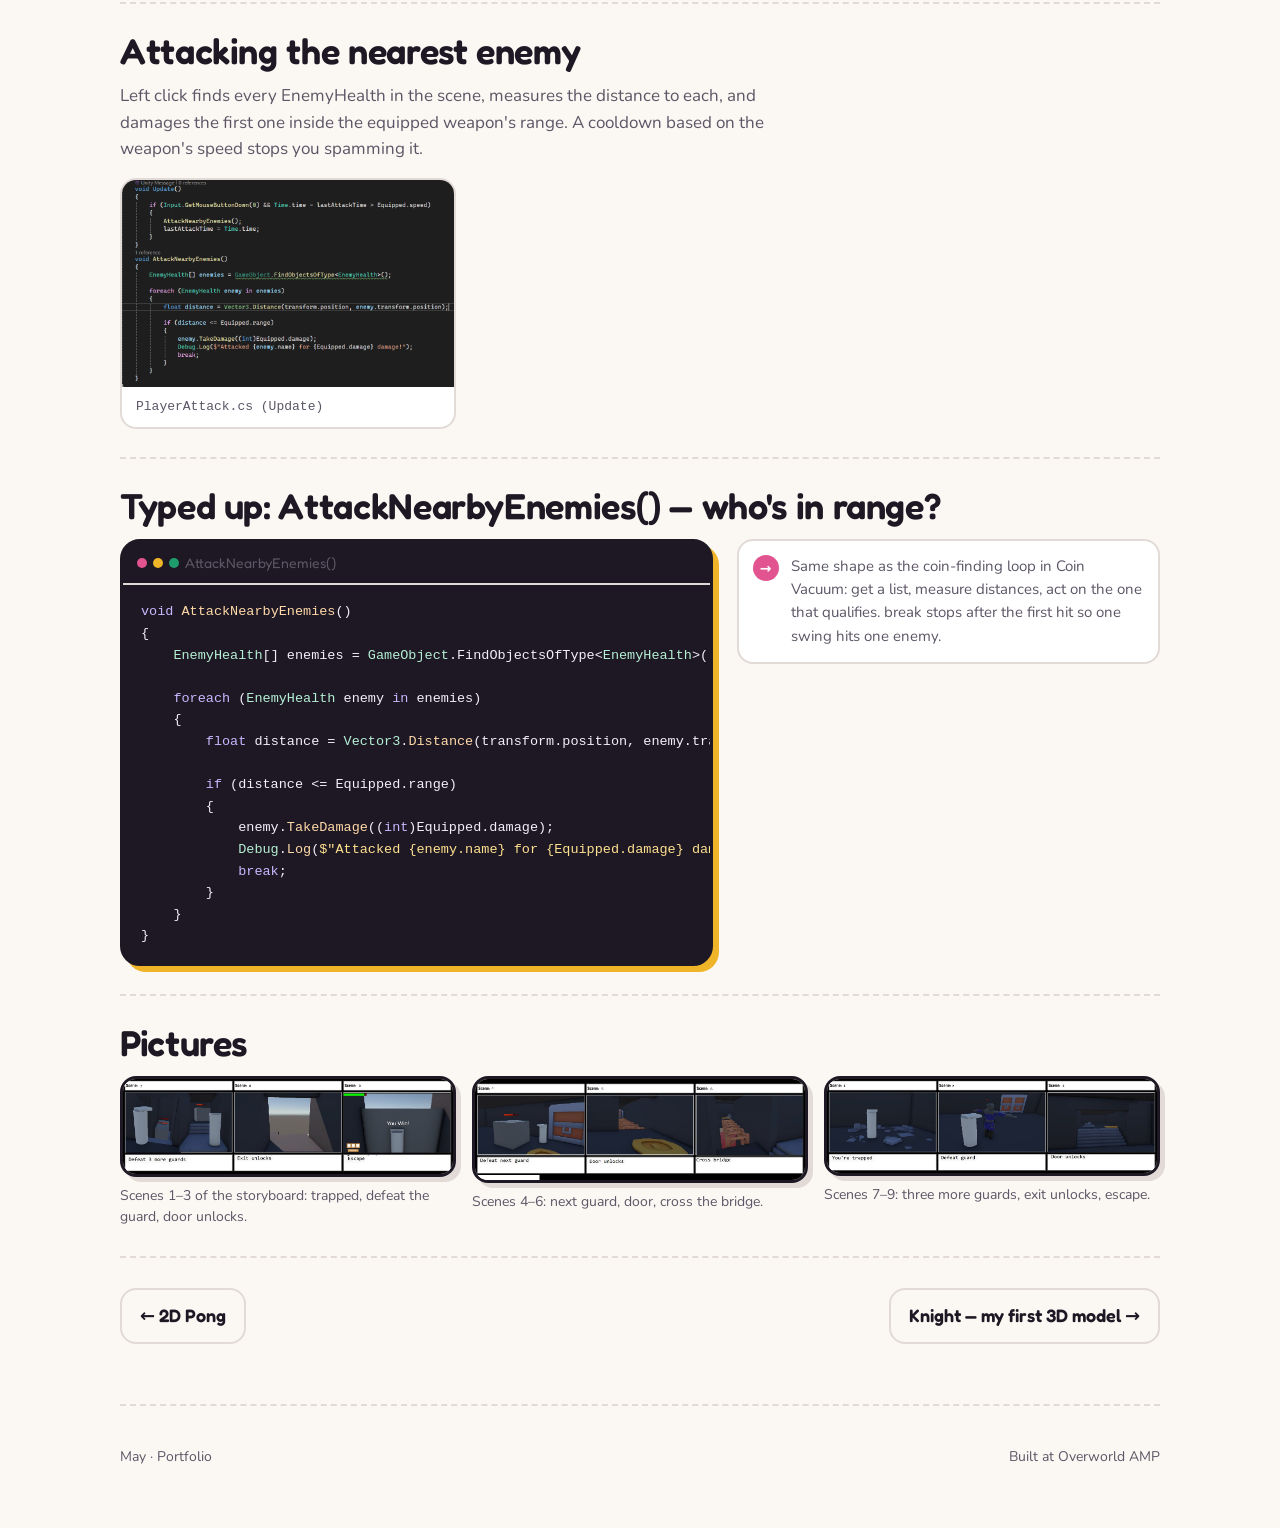
<file: projects/dungeon-escape.html>
<!DOCTYPE html>
<html lang="en-GB">
<head>
<meta charset="utf-8">
<meta name="viewport" content="width=device-width, initial-scale=1, viewport-fit=cover">
<title>Dungeon escape — 3D prototype — May</title>
<meta name="description" content="May's portfolio: Unity games written in C#, a 3D dungeon prototype, 3D modelling and animation.">
<link rel="preconnect" href="https://fonts.googleapis.com"><link rel="preconnect" href="https://fonts.gstatic.com" crossorigin><link rel="stylesheet" href="https://fonts.googleapis.com/css2?family=Fredoka:wght@400;500;600&family=Nunito:ital,wght@0,400;0,800;1,400&display=swap">
<link rel="stylesheet" href="../style.css">
<link rel="icon" href="../assets/sprite-rocket.png">
<script>
(function(){try{var t=localStorage.getItem('may-theme');if(t)document.documentElement.setAttribute('data-theme',t);}catch(e){}})();
</script>
</head>
<body>
<a class="skip" href="#main">Skip to content</a>
<div class="sky" aria-hidden="true"><i style="--x:0%;--y:0%;--d:0.0s;--s:1px"></i><i style="--x:37%;--y:53%;--d:0.6s;--s:2px"></i><i style="--x:74%;--y:6%;--d:1.2s;--s:3px"></i><i style="--x:11%;--y:59%;--d:1.8s;--s:1px"></i><i style="--x:48%;--y:12%;--d:2.4s;--s:2px"></i><i style="--x:85%;--y:65%;--d:3.0s;--s:3px"></i><i style="--x:22%;--y:18%;--d:3.6s;--s:1px"></i><i style="--x:59%;--y:71%;--d:0.0s;--s:2px"></i><i style="--x:96%;--y:24%;--d:0.6s;--s:3px"></i><i style="--x:33%;--y:77%;--d:1.2s;--s:1px"></i><i style="--x:70%;--y:30%;--d:1.8s;--s:2px"></i><i style="--x:7%;--y:83%;--d:2.4s;--s:3px"></i><i style="--x:44%;--y:36%;--d:3.0s;--s:1px"></i><i style="--x:81%;--y:89%;--d:3.6s;--s:2px"></i><i style="--x:18%;--y:42%;--d:0.0s;--s:3px"></i><i style="--x:55%;--y:95%;--d:0.6s;--s:1px"></i><i style="--x:92%;--y:48%;--d:1.2s;--s:2px"></i><i style="--x:29%;--y:1%;--d:1.8s;--s:3px"></i><i style="--x:66%;--y:54%;--d:2.4s;--s:1px"></i><i style="--x:3%;--y:7%;--d:3.0s;--s:2px"></i><i style="--x:40%;--y:60%;--d:3.6s;--s:3px"></i><i style="--x:77%;--y:13%;--d:0.0s;--s:1px"></i><i style="--x:14%;--y:66%;--d:0.6s;--s:2px"></i><i style="--x:51%;--y:19%;--d:1.2s;--s:3px"></i><i style="--x:88%;--y:72%;--d:1.8s;--s:1px"></i><i style="--x:25%;--y:25%;--d:2.4s;--s:2px"></i><i style="--x:62%;--y:78%;--d:3.0s;--s:3px"></i><i style="--x:99%;--y:31%;--d:3.6s;--s:1px"></i><i style="--x:36%;--y:84%;--d:0.0s;--s:2px"></i><i style="--x:73%;--y:37%;--d:0.6s;--s:3px"></i><i style="--x:10%;--y:90%;--d:1.2s;--s:1px"></i><i style="--x:47%;--y:43%;--d:1.8s;--s:2px"></i><i style="--x:84%;--y:96%;--d:2.4s;--s:3px"></i><i style="--x:21%;--y:49%;--d:3.0s;--s:1px"></i><i style="--x:58%;--y:2%;--d:3.6s;--s:2px"></i><i style="--x:95%;--y:55%;--d:0.0s;--s:3px"></i><i style="--x:32%;--y:8%;--d:0.6s;--s:1px"></i><i style="--x:69%;--y:61%;--d:1.2s;--s:2px"></i><i style="--x:6%;--y:14%;--d:1.8s;--s:3px"></i><i style="--x:43%;--y:67%;--d:2.4s;--s:1px"></i><i style="--x:80%;--y:20%;--d:3.0s;--s:2px"></i><i style="--x:17%;--y:73%;--d:3.6s;--s:3px"></i><i style="--x:54%;--y:26%;--d:0.0s;--s:1px"></i><i style="--x:91%;--y:79%;--d:0.6s;--s:2px"></i><i style="--x:28%;--y:32%;--d:1.2s;--s:3px"></i><i style="--x:65%;--y:85%;--d:1.8s;--s:1px"></i><i style="--x:2%;--y:38%;--d:2.4s;--s:2px"></i><i style="--x:39%;--y:91%;--d:3.0s;--s:3px"></i><i style="--x:76%;--y:44%;--d:3.6s;--s:1px"></i><i style="--x:13%;--y:97%;--d:0.0s;--s:2px"></i><i style="--x:50%;--y:50%;--d:0.6s;--s:3px"></i><i style="--x:87%;--y:3%;--d:1.2s;--s:1px"></i><i style="--x:24%;--y:56%;--d:1.8s;--s:2px"></i><i style="--x:61%;--y:9%;--d:2.4s;--s:3px"></i><i style="--x:98%;--y:62%;--d:3.0s;--s:1px"></i><i style="--x:35%;--y:15%;--d:3.6s;--s:2px"></i><i style="--x:72%;--y:68%;--d:0.0s;--s:3px"></i><i style="--x:9%;--y:21%;--d:0.6s;--s:1px"></i><i style="--x:46%;--y:74%;--d:1.2s;--s:2px"></i><i style="--x:83%;--y:27%;--d:1.8s;--s:3px"></i><i style="--x:20%;--y:80%;--d:2.4s;--s:1px"></i><i style="--x:57%;--y:33%;--d:3.0s;--s:2px"></i><i style="--x:94%;--y:86%;--d:3.6s;--s:3px"></i><i style="--x:31%;--y:39%;--d:0.0s;--s:1px"></i><i style="--x:68%;--y:92%;--d:0.6s;--s:2px"></i><i style="--x:5%;--y:45%;--d:1.2s;--s:3px"></i><i style="--x:42%;--y:98%;--d:1.8s;--s:1px"></i><i style="--x:79%;--y:51%;--d:2.4s;--s:2px"></i><i style="--x:16%;--y:4%;--d:3.0s;--s:3px"></i><i style="--x:53%;--y:57%;--d:3.6s;--s:1px"></i></div><div class="wrap"><nav>
  <a class="logo" href="../index.html"><img src="../assets/sprite-rocket.png" alt="">May</a>
  <ul><li><a href="../index.html#games">Games</a></li><li><a href="../index.html#code">Code</a></li><li><a href="../index.html#growth">Growth</a></li><li><a href="../index.html#more">More</a></li><li><button class="pill" id="theme" type="button" aria-label="Switch between light and dark">☾ / ☀</button></li></ul>
</nav><main id="main">
  <div class="crumbs"><a href="../index.html">← Home</a><span>/</span><span>Dungeon escape — 3D prototype</span></div>
  <header class="phead">
    <h1>Dungeon escape — 3D prototype</h1>
    <p class="lead">Trapped underground, guarded by knights. A third-person controller with sprint and crouch, a health system, and melee attacks that find the nearest enemy.</p>
    <div class="chips"><span class="chip">Unity</span><span class="chip">C#</span><span class="chip">Blender</span></div>
  </header>
  <section class="psec">
    <h2>The idea</h2>
    <p>You&#x27;re trapped in a dungeon and have to escape. WASD to walk, Ctrl to crawl under short gaps, which opens up routes you couldn&#x27;t reach before. Doors stay locked until every enemy in the area is beaten and you&#x27;re holding the key. Some areas are only reachable across bridges, and one misstep into the lava drops your health to zero.</p>
    
  </section>
  <section class="psec">
    <h2>Third-person movement</h2>
    <p>A CharacterController with gravity, jump height, walk and sprint speed, and a crouch that lerps the controller height and the camera down. isGrounded is a Physics.Raycast straight down, so the jump only works when you&#x27;re actually standing on something.</p>
    <div class="shots"><figure><img src="../assets/scripts/dungeon-code-movement.png" alt="Third-person movement script" width="626" height="514" loading="lazy" decoding="async"><figcaption>Third_Person_Movement.cs</figcaption></figure><figure><img src="../assets/scripts/dungeon-code-crouch.png" alt="Third-person movement script" width="882" height="648" loading="lazy" decoding="async"><figcaption>Third_Person_Movement.cs (gravity, crouch)</figcaption></figure><figure><img src="../assets/scripts/dungeon-code-3.png" alt="Third-person movement script" width="709" height="165" loading="lazy" decoding="async"><figcaption>Third_Person_Movement.cs (sprint)</figcaption></figure></div>
  </section>
  <section class="psec">
    <h2>Health and damage</h2>
    <p>Max health is 100. TakeDamage subtracts the amount, updates the health bar, and calls Die() when it reaches 0. When the player dies they respawn at the last checkpoint with health reset.</p>
    <div class="shots"><figure><img src="../assets/scripts/dungeon-code-damage.png" alt="Health and damage script" width="1221" height="382" loading="lazy" decoding="async"><figcaption>PlayerHealth.cs</figcaption></figure><figure><img src="../assets/scripts/dungeon-code-2.png" alt="Health and damage script" width="1237" height="425" loading="lazy" decoding="async"><figcaption>PlayerAttack.cs</figcaption></figure></div>
  </section>
  <section class="psec">
    <h2>Attacking the nearest enemy</h2>
    <p>Left click finds every EnemyHealth in the scene, measures the distance to each, and damages the first one inside the equipped weapon&#x27;s range. A cooldown based on the weapon&#x27;s speed stops you spamming it.</p>
    <div class="shots"><figure><img src="../assets/scripts/dungeon-code-attack.png" alt="Attacking the nearest enemy script" width="1036" height="644" loading="lazy" decoding="async"><figcaption>PlayerAttack.cs (Update)</figcaption></figure></div>
  </section>
  <section class="psec">
    <h2>Typed up: AttackNearbyEnemies() — who&#x27;s in range?</h2>
    <div class="codewrap">
      <figure class="codefig">
        <figcaption><span class="dot"></span><span class="dot"></span><span class="dot"></span> AttackNearbyEnemies()</figcaption>
<pre><code><span class="kw">void</span> <span class="fn">AttackNearbyEnemies</span>()
{
    <span class="ty">EnemyHealth</span>[] enemies = <span class="ty">GameObject</span>.FindObjectsOfType&lt;<span class="ty">EnemyHealth</span>&gt;();

    <span class="kw">foreach</span> (<span class="ty">EnemyHealth</span> enemy <span class="kw">in</span> enemies)
    {
        <span class="kw">float</span> distance = <span class="ty">Vector3</span>.<span class="fn">Distance</span>(transform.position, enemy.transform.position);

        <span class="kw">if</span> (distance &lt;= Equipped.range)
        {
            enemy.<span class="fn">TakeDamage</span>((<span class="kw">int</span>)Equipped.damage);
            <span class="ty">Debug</span>.<span class="fn">Log</span>(<span class="st">$&quot;Attacked {enemy.name} for {Equipped.damage} damage!&quot;</span>);
            <span class="kw">break</span>;
        }
    }
}</code></pre>
      </figure>
      <ol class="callouts"><li><b>→</b><span>Same shape as the coin-finding loop in Coin Vacuum: get a list, measure distances, act on the one that qualifies. break stops after the first hit so one swing hits one enemy.</span></li></ol>
    </div>
  </section><section class="psec"><h2>Pictures</h2><div class="gallery"><figure><img src="../assets/dungeon-storyboard-3.jpg" alt="Scenes 1–3 of the storyboard: trapped, defeat the guard, door unlocks." width="1227" height="353" loading="lazy" decoding="async"><figcaption>Scenes 1–3 of the storyboard: trapped, defeat the guard, door unlocks.</figcaption></figure><figure><img src="../assets/dungeon-storyboard-2.jpg" alt="Scenes 4–6: next guard, door, cross the bridge." width="1228" height="377" loading="lazy" decoding="async"><figcaption>Scenes 4–6: next guard, door, cross the bridge.</figcaption></figure><figure><img src="../assets/dungeon-storyboard-1.jpg" alt="Scenes 7–9: three more guards, exit unlocks, escape." width="1227" height="351" loading="lazy" decoding="async"><figcaption>Scenes 7–9: three more guards, exit unlocks, escape.</figcaption></figure></div></section><div class="pn"><a href="pong.html">← 2D Pong</a><a href="knight.html">Knight — my first 3D model →</a></div></main><footer>
  <span>May · Portfolio</span>
  <span>Built at Overworld AMP</span>
</footer>
</div>
<script>
(function(){
  var b=document.getElementById('theme');if(!b)return;
  b.addEventListener('click',function(){
    var r=document.documentElement,cur=r.getAttribute('data-theme');
    var sysDark=matchMedia('(prefers-color-scheme: dark)').matches;
    var now=cur?(cur==='dark'?'light':'dark'):(sysDark?'light':'dark');
    r.setAttribute('data-theme',now);try{localStorage.setItem('may-theme',now);}catch(e){}
  });
  // hover previews
  document.querySelectorAll('.card').forEach(function(c){
    var v=c.querySelector('video');if(!v)return;
    c.addEventListener('mouseenter',function(){if(!v.src){v.src=v.dataset.src;}v.play().then(function(){v.classList.add('on')}).catch(function(){});});
    c.addEventListener('mouseleave',function(){v.pause();v.classList.remove('on');});
  });
})();
</script>
</body>
</html>
</file>
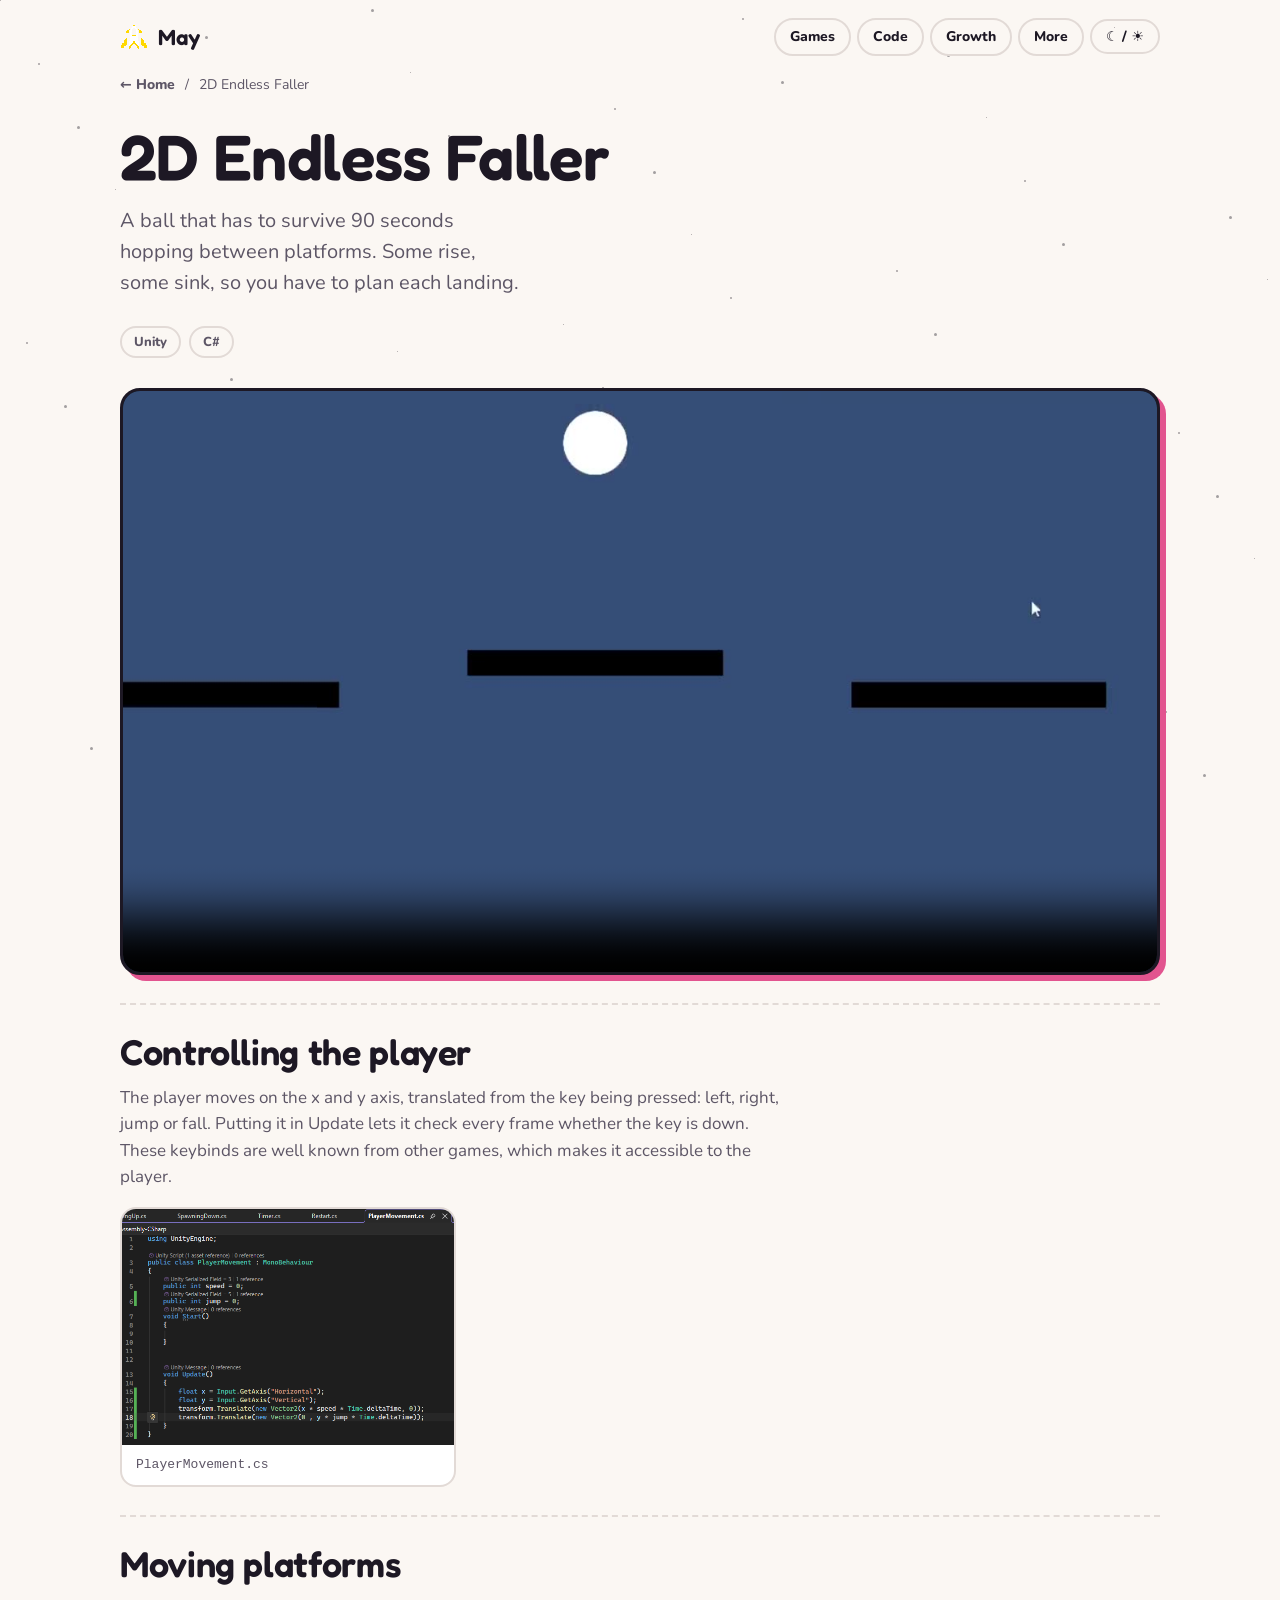
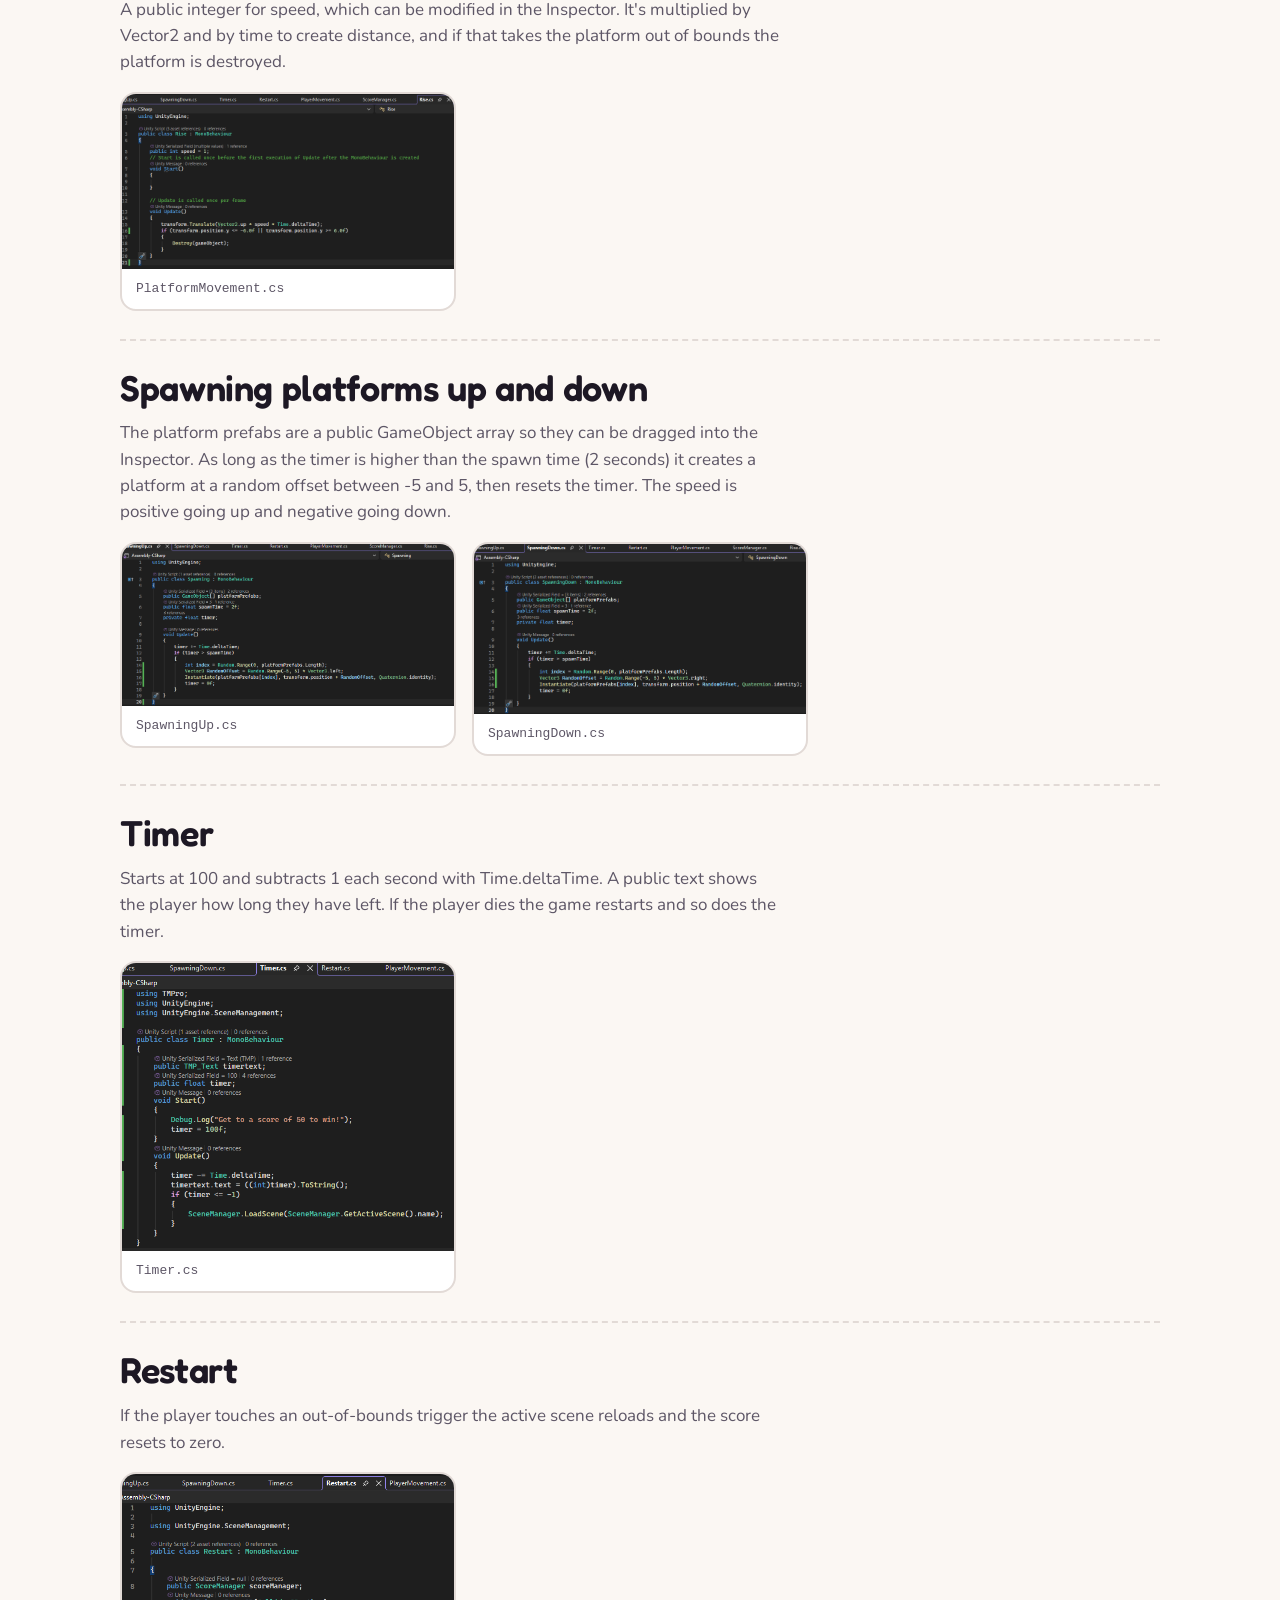
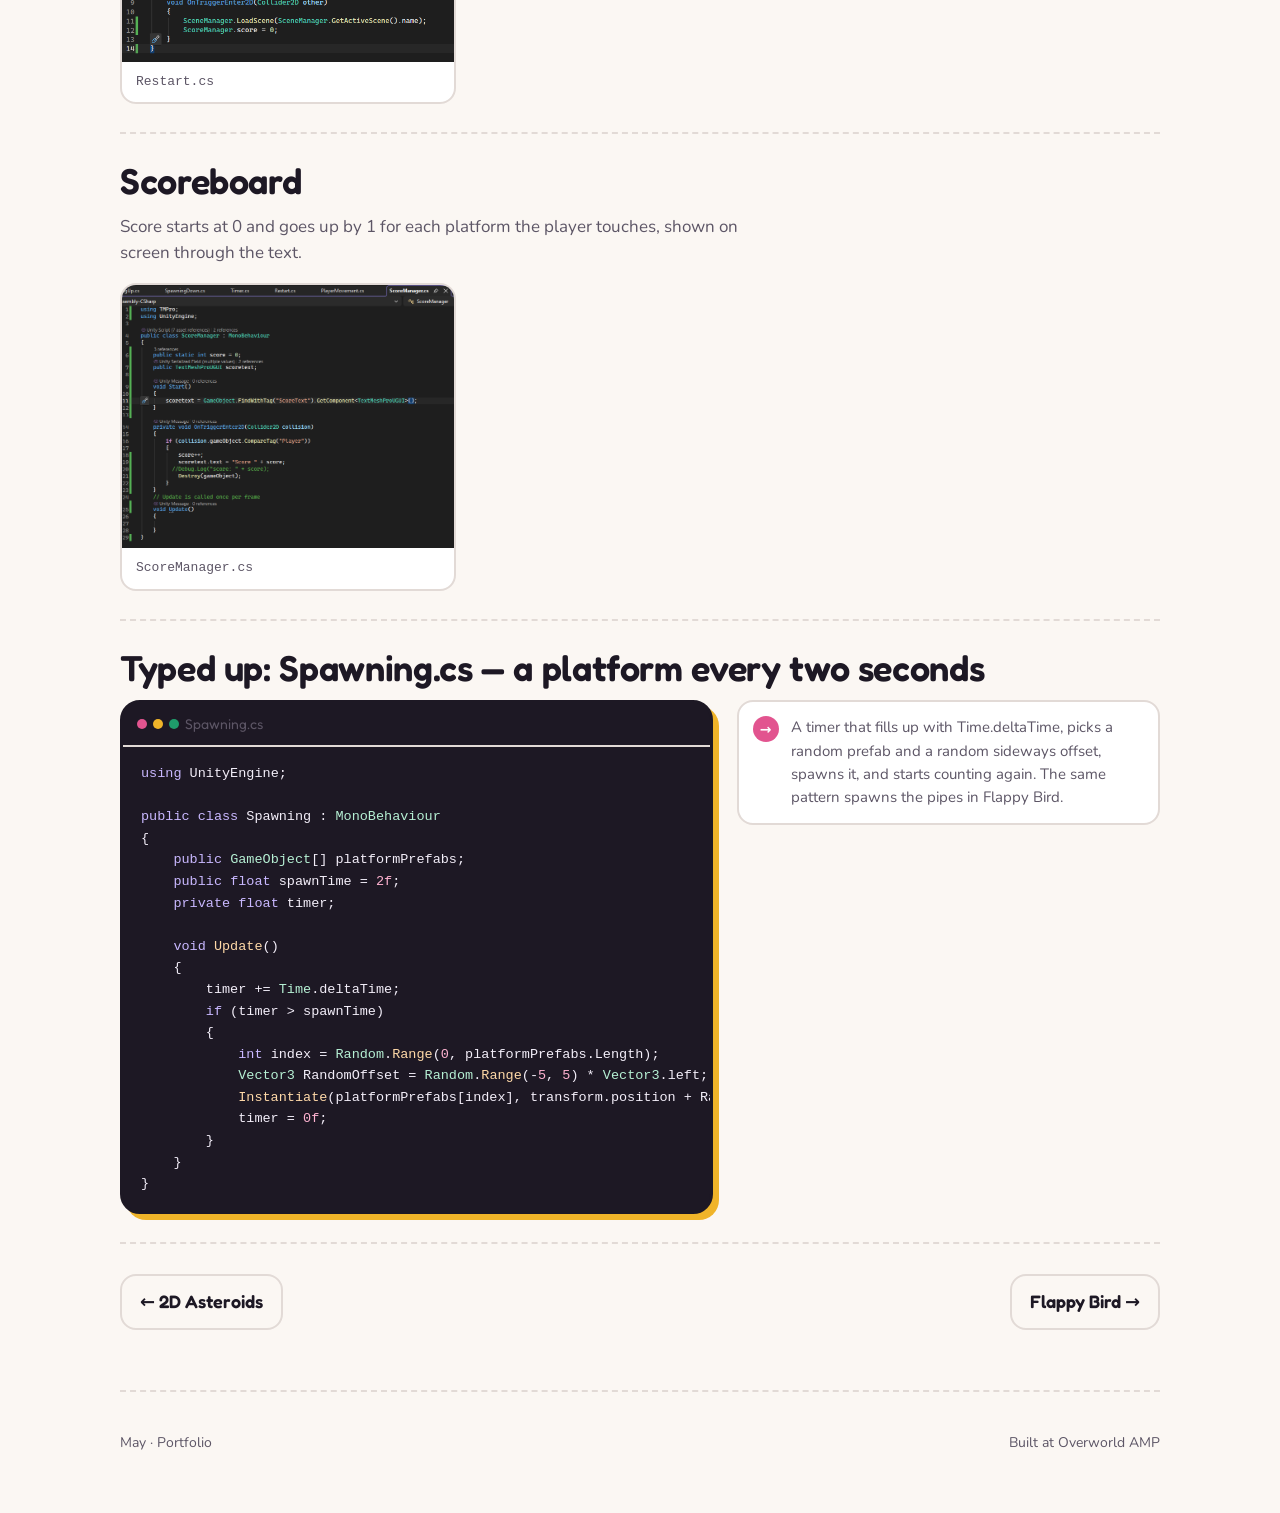
<file: projects/endless-faller.html>
<!DOCTYPE html>
<html lang="en-GB">
<head>
<meta charset="utf-8">
<meta name="viewport" content="width=device-width, initial-scale=1, viewport-fit=cover">
<title>2D Endless Faller — May</title>
<meta name="description" content="May's portfolio: Unity games written in C#, a 3D dungeon prototype, 3D modelling and animation.">
<link rel="preconnect" href="https://fonts.googleapis.com"><link rel="preconnect" href="https://fonts.gstatic.com" crossorigin><link rel="stylesheet" href="https://fonts.googleapis.com/css2?family=Fredoka:wght@400;500;600&family=Nunito:ital,wght@0,400;0,800;1,400&display=swap">
<link rel="stylesheet" href="../style.css">
<link rel="icon" href="../assets/sprite-rocket.png">
<script>
(function(){try{var t=localStorage.getItem('may-theme');if(t)document.documentElement.setAttribute('data-theme',t);}catch(e){}})();
</script>
</head>
<body>
<a class="skip" href="#main">Skip to content</a>
<div class="sky" aria-hidden="true"><i style="--x:0%;--y:0%;--d:0.0s;--s:1px"></i><i style="--x:37%;--y:53%;--d:0.6s;--s:2px"></i><i style="--x:74%;--y:6%;--d:1.2s;--s:3px"></i><i style="--x:11%;--y:59%;--d:1.8s;--s:1px"></i><i style="--x:48%;--y:12%;--d:2.4s;--s:2px"></i><i style="--x:85%;--y:65%;--d:3.0s;--s:3px"></i><i style="--x:22%;--y:18%;--d:3.6s;--s:1px"></i><i style="--x:59%;--y:71%;--d:0.0s;--s:2px"></i><i style="--x:96%;--y:24%;--d:0.6s;--s:3px"></i><i style="--x:33%;--y:77%;--d:1.2s;--s:1px"></i><i style="--x:70%;--y:30%;--d:1.8s;--s:2px"></i><i style="--x:7%;--y:83%;--d:2.4s;--s:3px"></i><i style="--x:44%;--y:36%;--d:3.0s;--s:1px"></i><i style="--x:81%;--y:89%;--d:3.6s;--s:2px"></i><i style="--x:18%;--y:42%;--d:0.0s;--s:3px"></i><i style="--x:55%;--y:95%;--d:0.6s;--s:1px"></i><i style="--x:92%;--y:48%;--d:1.2s;--s:2px"></i><i style="--x:29%;--y:1%;--d:1.8s;--s:3px"></i><i style="--x:66%;--y:54%;--d:2.4s;--s:1px"></i><i style="--x:3%;--y:7%;--d:3.0s;--s:2px"></i><i style="--x:40%;--y:60%;--d:3.6s;--s:3px"></i><i style="--x:77%;--y:13%;--d:0.0s;--s:1px"></i><i style="--x:14%;--y:66%;--d:0.6s;--s:2px"></i><i style="--x:51%;--y:19%;--d:1.2s;--s:3px"></i><i style="--x:88%;--y:72%;--d:1.8s;--s:1px"></i><i style="--x:25%;--y:25%;--d:2.4s;--s:2px"></i><i style="--x:62%;--y:78%;--d:3.0s;--s:3px"></i><i style="--x:99%;--y:31%;--d:3.6s;--s:1px"></i><i style="--x:36%;--y:84%;--d:0.0s;--s:2px"></i><i style="--x:73%;--y:37%;--d:0.6s;--s:3px"></i><i style="--x:10%;--y:90%;--d:1.2s;--s:1px"></i><i style="--x:47%;--y:43%;--d:1.8s;--s:2px"></i><i style="--x:84%;--y:96%;--d:2.4s;--s:3px"></i><i style="--x:21%;--y:49%;--d:3.0s;--s:1px"></i><i style="--x:58%;--y:2%;--d:3.6s;--s:2px"></i><i style="--x:95%;--y:55%;--d:0.0s;--s:3px"></i><i style="--x:32%;--y:8%;--d:0.6s;--s:1px"></i><i style="--x:69%;--y:61%;--d:1.2s;--s:2px"></i><i style="--x:6%;--y:14%;--d:1.8s;--s:3px"></i><i style="--x:43%;--y:67%;--d:2.4s;--s:1px"></i><i style="--x:80%;--y:20%;--d:3.0s;--s:2px"></i><i style="--x:17%;--y:73%;--d:3.6s;--s:3px"></i><i style="--x:54%;--y:26%;--d:0.0s;--s:1px"></i><i style="--x:91%;--y:79%;--d:0.6s;--s:2px"></i><i style="--x:28%;--y:32%;--d:1.2s;--s:3px"></i><i style="--x:65%;--y:85%;--d:1.8s;--s:1px"></i><i style="--x:2%;--y:38%;--d:2.4s;--s:2px"></i><i style="--x:39%;--y:91%;--d:3.0s;--s:3px"></i><i style="--x:76%;--y:44%;--d:3.6s;--s:1px"></i><i style="--x:13%;--y:97%;--d:0.0s;--s:2px"></i><i style="--x:50%;--y:50%;--d:0.6s;--s:3px"></i><i style="--x:87%;--y:3%;--d:1.2s;--s:1px"></i><i style="--x:24%;--y:56%;--d:1.8s;--s:2px"></i><i style="--x:61%;--y:9%;--d:2.4s;--s:3px"></i><i style="--x:98%;--y:62%;--d:3.0s;--s:1px"></i><i style="--x:35%;--y:15%;--d:3.6s;--s:2px"></i><i style="--x:72%;--y:68%;--d:0.0s;--s:3px"></i><i style="--x:9%;--y:21%;--d:0.6s;--s:1px"></i><i style="--x:46%;--y:74%;--d:1.2s;--s:2px"></i><i style="--x:83%;--y:27%;--d:1.8s;--s:3px"></i><i style="--x:20%;--y:80%;--d:2.4s;--s:1px"></i><i style="--x:57%;--y:33%;--d:3.0s;--s:2px"></i><i style="--x:94%;--y:86%;--d:3.6s;--s:3px"></i><i style="--x:31%;--y:39%;--d:0.0s;--s:1px"></i><i style="--x:68%;--y:92%;--d:0.6s;--s:2px"></i><i style="--x:5%;--y:45%;--d:1.2s;--s:3px"></i><i style="--x:42%;--y:98%;--d:1.8s;--s:1px"></i><i style="--x:79%;--y:51%;--d:2.4s;--s:2px"></i><i style="--x:16%;--y:4%;--d:3.0s;--s:3px"></i><i style="--x:53%;--y:57%;--d:3.6s;--s:1px"></i></div><div class="wrap"><nav>
  <a class="logo" href="../index.html"><img src="../assets/sprite-rocket.png" alt="">May</a>
  <ul><li><a href="../index.html#games">Games</a></li><li><a href="../index.html#code">Code</a></li><li><a href="../index.html#growth">Growth</a></li><li><a href="../index.html#more">More</a></li><li><button class="pill" id="theme" type="button" aria-label="Switch between light and dark">☾ / ☀</button></li></ul>
</nav><main id="main">
  <div class="crumbs"><a href="../index.html">← Home</a><span>/</span><span>2D Endless Faller</span></div>
  <header class="phead">
    <h1>2D Endless Faller</h1>
    <p class="lead">A ball that has to survive 90 seconds hopping between platforms. Some rise, some sink, so you have to plan each landing.</p>
    <div class="chips"><span class="chip">Unity</span><span class="chip">C#</span></div>
  </header>
  <section class="psec" style="border-top:0;padding-top:0">
    <video class="media" src="../assets/endless-faller-gameplay.mp4" poster="../assets/endless-faller-thumb.jpg" controls preload="none" playsinline></video>
  </section>
  <section class="psec">
    <h2>Controlling the player</h2>
    <p>The player moves on the x and y axis, translated from the key being pressed: left, right, jump or fall. Putting it in Update lets it check every frame whether the key is down. These keybinds are well known from other games, which makes it accessible to the player.</p>
    <div class="shots"><figure><img src="../assets/scripts/endless-faller-playermovement.png" alt="Controlling the player script" width="658" height="468" loading="lazy" decoding="async"><figcaption>PlayerMovement.cs</figcaption></figure></div>
  </section>
  <section class="psec">
    <h2>Moving platforms</h2>
    <p>A public integer for speed, which can be modified in the Inspector. It&#x27;s multiplied by Vector2 and by time to create distance, and if that takes the platform out of bounds the platform is destroyed.</p>
    <div class="shots"><figure><img src="../assets/scripts/endless-faller-platformmovement.png" alt="Moving platforms script" width="892" height="470" loading="lazy" decoding="async"><figcaption>PlatformMovement.cs</figcaption></figure></div>
  </section>
  <section class="psec">
    <h2>Spawning platforms up and down</h2>
    <p>The platform prefabs are a public GameObject array so they can be dragged into the Inspector. As long as the timer is higher than the spawn time (2 seconds) it creates a platform at a random offset between -5 and 5, then resets the timer. The speed is positive going up and negative going down.</p>
    <div class="shots"><figure><img src="../assets/scripts/endless-faller-spawningup.png" alt="Spawning platforms up and down script" width="925" height="451" loading="lazy" decoding="async"><figcaption>SpawningUp.cs</figcaption></figure><figure><img src="../assets/scripts/endless-faller-spawningdown.png" alt="Spawning platforms up and down script" width="885" height="454" loading="lazy" decoding="async"><figcaption>SpawningDown.cs</figcaption></figure></div>
  </section>
  <section class="psec">
    <h2>Timer</h2>
    <p>Starts at 100 and subtracts 1 each second with Time.deltaTime. A public text shows the player how long they have left. If the player dies the game restarts and so does the timer.</p>
    <div class="shots"><figure><img src="../assets/scripts/endless-faller-timer.png" alt="Timer script" width="584" height="507" loading="lazy" decoding="async"><figcaption>Timer.cs</figcaption></figure></div>
  </section>
  <section class="psec">
    <h2>Restart</h2>
    <p>If the player touches an out-of-bounds trigger the active scene reloads and the score resets to zero.</p>
    <div class="shots"><figure><img src="../assets/scripts/endless-faller-restart.png" alt="Restart script" width="613" height="347" loading="lazy" decoding="async"><figcaption>Restart.cs</figcaption></figure></div>
  </section>
  <section class="psec">
    <h2>Scoreboard</h2>
    <p>Score starts at 0 and goes up by 1 for each platform the player touches, shown on screen through the text.</p>
    <div class="shots"><figure><img src="../assets/scripts/endless-faller-scoremanager.png" alt="Scoreboard script" width="804" height="639" loading="lazy" decoding="async"><figcaption>ScoreManager.cs</figcaption></figure></div>
  </section>
  <section class="psec">
    <h2>Typed up: Spawning.cs — a platform every two seconds</h2>
    <div class="codewrap">
      <figure class="codefig">
        <figcaption><span class="dot"></span><span class="dot"></span><span class="dot"></span> Spawning.cs</figcaption>
<pre><code><span class="kw">using</span> UnityEngine;

<span class="kw">public</span> <span class="kw">class</span> Spawning : <span class="ty">MonoBehaviour</span>
{
    <span class="kw">public</span> <span class="ty">GameObject</span>[] platformPrefabs;
    <span class="kw">public</span> <span class="kw">float</span> spawnTime = <span class="nu">2f</span>;
    <span class="kw">private</span> <span class="kw">float</span> timer;

    <span class="kw">void</span> <span class="fn">Update</span>()
    {
        timer += <span class="ty">Time</span>.deltaTime;
        <span class="kw">if</span> (timer &gt; spawnTime)
        {
            <span class="kw">int</span> index = <span class="ty">Random</span>.<span class="fn">Range</span>(<span class="nu">0</span>, platformPrefabs.Length);
            <span class="ty">Vector3</span> RandomOffset = <span class="ty">Random</span>.<span class="fn">Range</span>(-<span class="nu">5</span>, <span class="nu">5</span>) * <span class="ty">Vector3</span>.left;
            <span class="fn">Instantiate</span>(platformPrefabs[index], transform.position + RandomOffset, <span class="ty">Quaternion</span>.identity);
            timer = <span class="nu">0f</span>;
        }
    }
}</code></pre>
      </figure>
      <ol class="callouts"><li><b>→</b><span>A timer that fills up with Time.deltaTime, picks a random prefab and a random sideways offset, spawns it, and starts counting again. The same pattern spawns the pipes in Flappy Bird.</span></li></ol>
    </div>
  </section><div class="pn"><a href="asteroids.html">← 2D Asteroids</a><a href="flappy-bird.html">Flappy Bird →</a></div></main><footer>
  <span>May · Portfolio</span>
  <span>Built at Overworld AMP</span>
</footer>
</div>
<script>
(function(){
  var b=document.getElementById('theme');if(!b)return;
  b.addEventListener('click',function(){
    var r=document.documentElement,cur=r.getAttribute('data-theme');
    var sysDark=matchMedia('(prefers-color-scheme: dark)').matches;
    var now=cur?(cur==='dark'?'light':'dark'):(sysDark?'light':'dark');
    r.setAttribute('data-theme',now);try{localStorage.setItem('may-theme',now);}catch(e){}
  });
  // hover previews
  document.querySelectorAll('.card').forEach(function(c){
    var v=c.querySelector('video');if(!v)return;
    c.addEventListener('mouseenter',function(){if(!v.src){v.src=v.dataset.src;}v.play().then(function(){v.classList.add('on')}).catch(function(){});});
    c.addEventListener('mouseleave',function(){v.pause();v.classList.remove('on');});
  });
})();
</script>
</body>
</html>
</file>
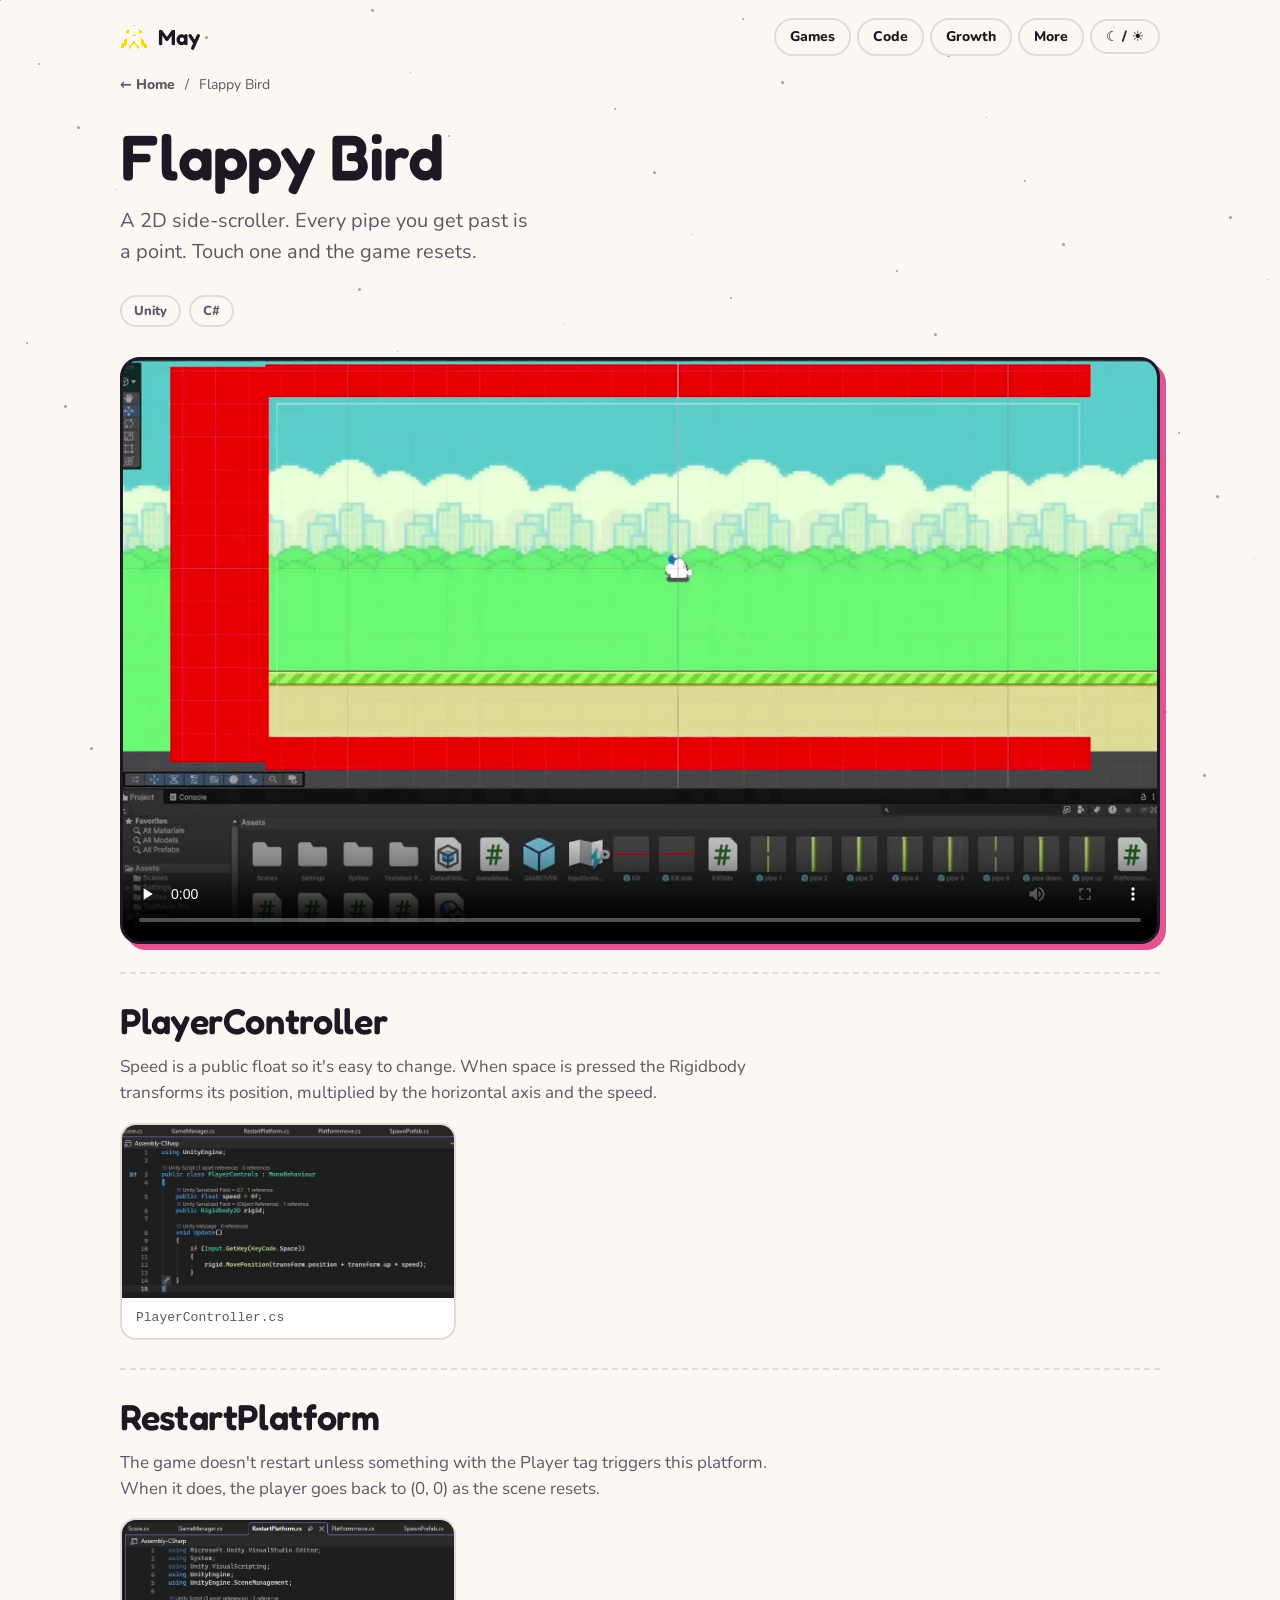
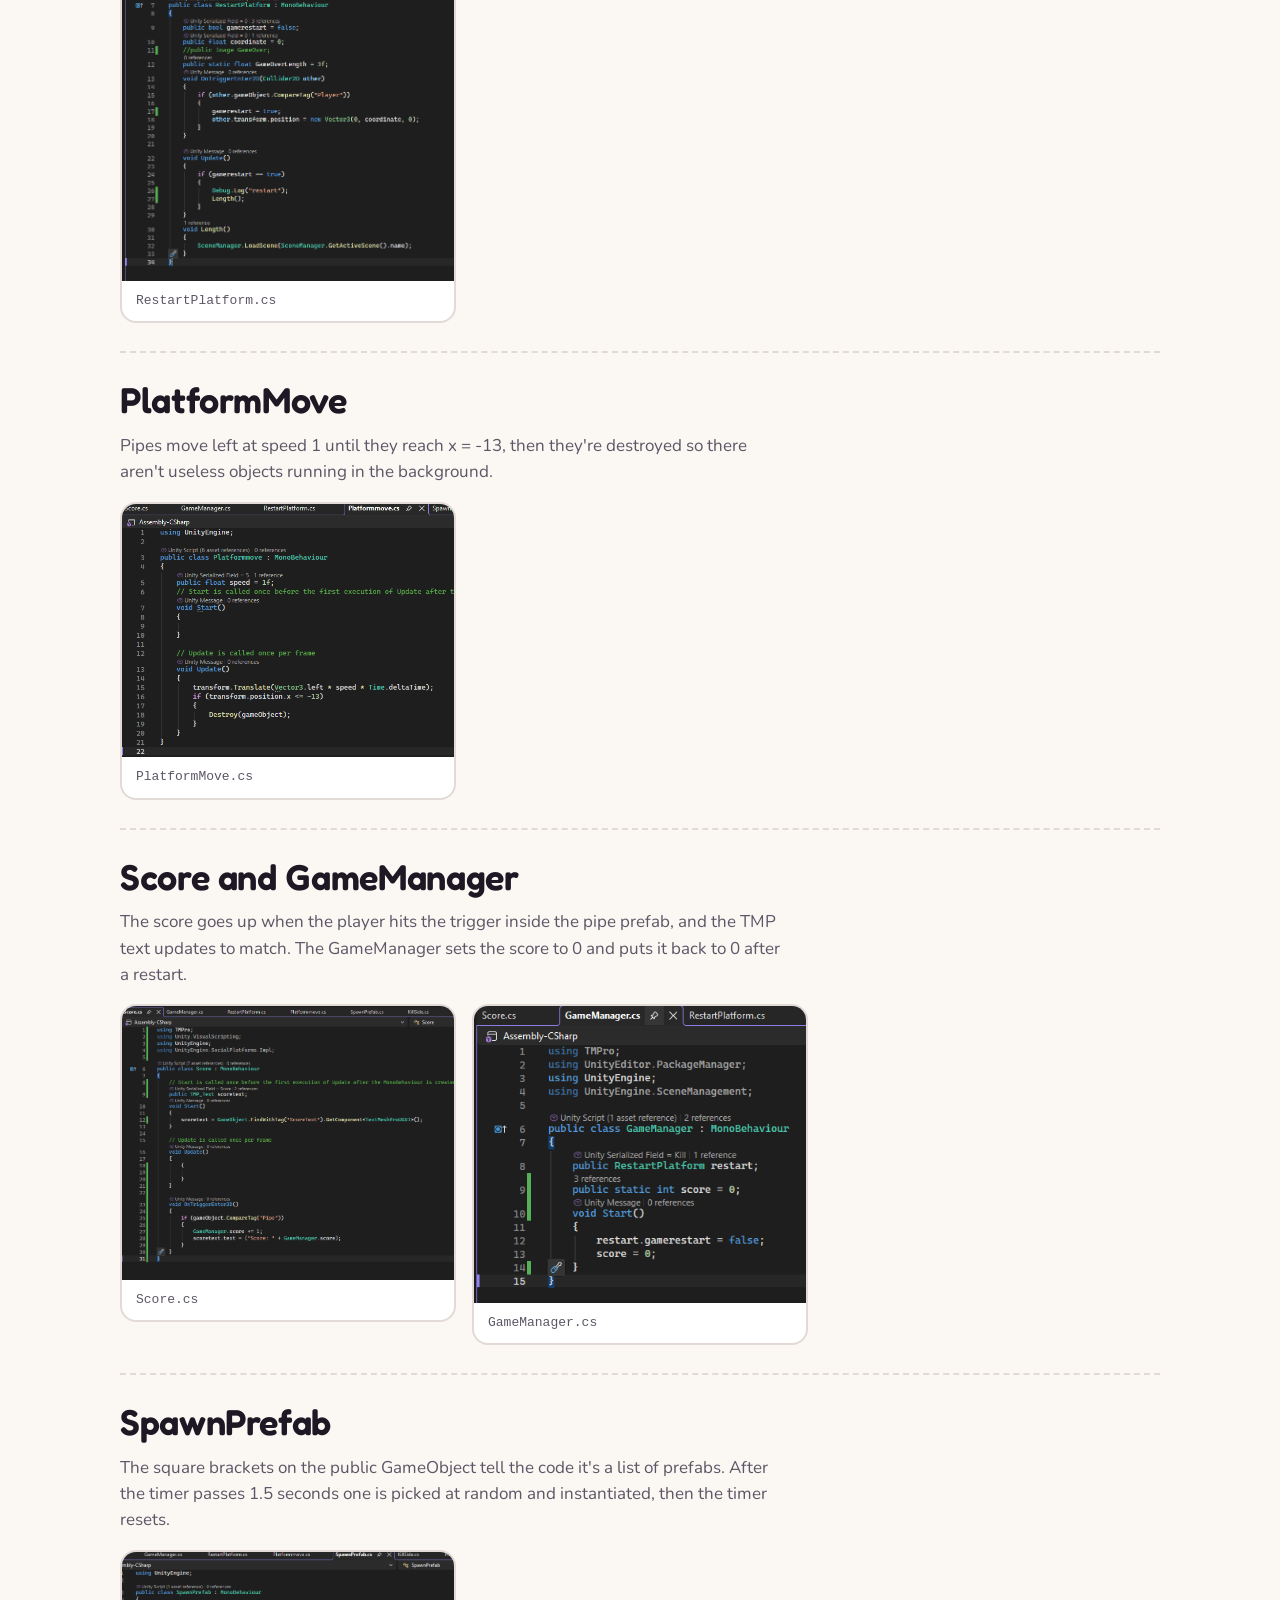
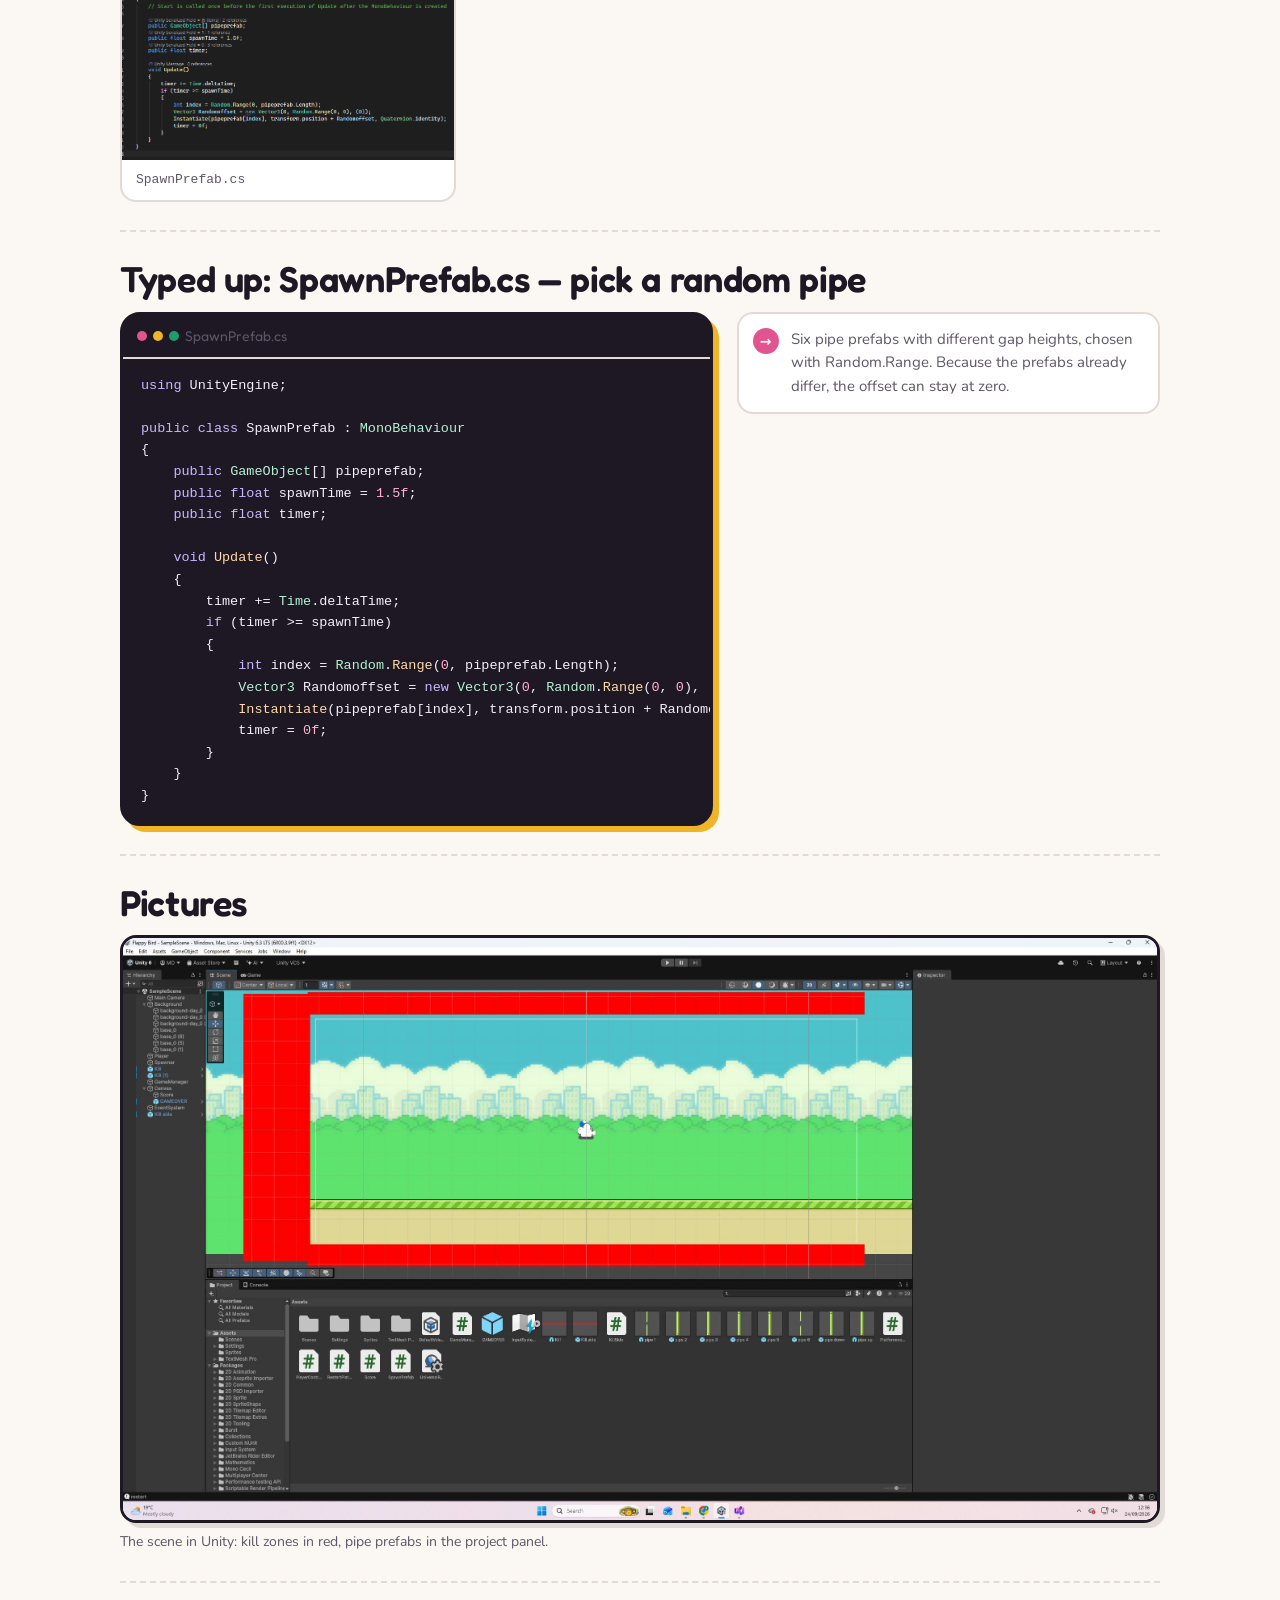
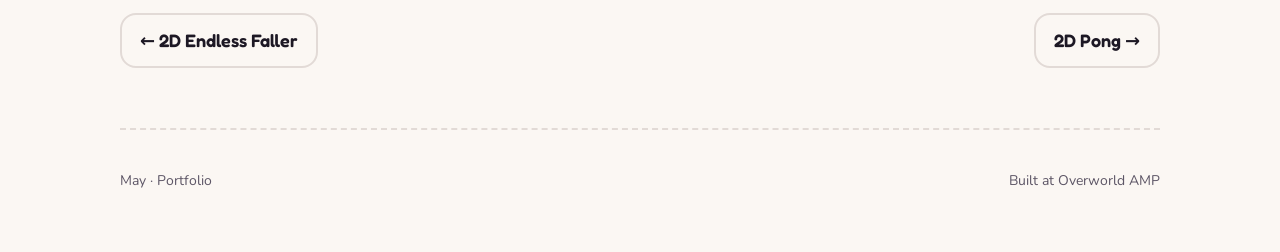
<file: projects/flappy-bird.html>
<!DOCTYPE html>
<html lang="en-GB">
<head>
<meta charset="utf-8">
<meta name="viewport" content="width=device-width, initial-scale=1, viewport-fit=cover">
<title>Flappy Bird — May</title>
<meta name="description" content="May's portfolio: Unity games written in C#, a 3D dungeon prototype, 3D modelling and animation.">
<link rel="preconnect" href="https://fonts.googleapis.com"><link rel="preconnect" href="https://fonts.gstatic.com" crossorigin><link rel="stylesheet" href="https://fonts.googleapis.com/css2?family=Fredoka:wght@400;500;600&family=Nunito:ital,wght@0,400;0,800;1,400&display=swap">
<link rel="stylesheet" href="../style.css">
<link rel="icon" href="../assets/sprite-rocket.png">
<script>
(function(){try{var t=localStorage.getItem('may-theme');if(t)document.documentElement.setAttribute('data-theme',t);}catch(e){}})();
</script>
</head>
<body>
<a class="skip" href="#main">Skip to content</a>
<div class="sky" aria-hidden="true"><i style="--x:0%;--y:0%;--d:0.0s;--s:1px"></i><i style="--x:37%;--y:53%;--d:0.6s;--s:2px"></i><i style="--x:74%;--y:6%;--d:1.2s;--s:3px"></i><i style="--x:11%;--y:59%;--d:1.8s;--s:1px"></i><i style="--x:48%;--y:12%;--d:2.4s;--s:2px"></i><i style="--x:85%;--y:65%;--d:3.0s;--s:3px"></i><i style="--x:22%;--y:18%;--d:3.6s;--s:1px"></i><i style="--x:59%;--y:71%;--d:0.0s;--s:2px"></i><i style="--x:96%;--y:24%;--d:0.6s;--s:3px"></i><i style="--x:33%;--y:77%;--d:1.2s;--s:1px"></i><i style="--x:70%;--y:30%;--d:1.8s;--s:2px"></i><i style="--x:7%;--y:83%;--d:2.4s;--s:3px"></i><i style="--x:44%;--y:36%;--d:3.0s;--s:1px"></i><i style="--x:81%;--y:89%;--d:3.6s;--s:2px"></i><i style="--x:18%;--y:42%;--d:0.0s;--s:3px"></i><i style="--x:55%;--y:95%;--d:0.6s;--s:1px"></i><i style="--x:92%;--y:48%;--d:1.2s;--s:2px"></i><i style="--x:29%;--y:1%;--d:1.8s;--s:3px"></i><i style="--x:66%;--y:54%;--d:2.4s;--s:1px"></i><i style="--x:3%;--y:7%;--d:3.0s;--s:2px"></i><i style="--x:40%;--y:60%;--d:3.6s;--s:3px"></i><i style="--x:77%;--y:13%;--d:0.0s;--s:1px"></i><i style="--x:14%;--y:66%;--d:0.6s;--s:2px"></i><i style="--x:51%;--y:19%;--d:1.2s;--s:3px"></i><i style="--x:88%;--y:72%;--d:1.8s;--s:1px"></i><i style="--x:25%;--y:25%;--d:2.4s;--s:2px"></i><i style="--x:62%;--y:78%;--d:3.0s;--s:3px"></i><i style="--x:99%;--y:31%;--d:3.6s;--s:1px"></i><i style="--x:36%;--y:84%;--d:0.0s;--s:2px"></i><i style="--x:73%;--y:37%;--d:0.6s;--s:3px"></i><i style="--x:10%;--y:90%;--d:1.2s;--s:1px"></i><i style="--x:47%;--y:43%;--d:1.8s;--s:2px"></i><i style="--x:84%;--y:96%;--d:2.4s;--s:3px"></i><i style="--x:21%;--y:49%;--d:3.0s;--s:1px"></i><i style="--x:58%;--y:2%;--d:3.6s;--s:2px"></i><i style="--x:95%;--y:55%;--d:0.0s;--s:3px"></i><i style="--x:32%;--y:8%;--d:0.6s;--s:1px"></i><i style="--x:69%;--y:61%;--d:1.2s;--s:2px"></i><i style="--x:6%;--y:14%;--d:1.8s;--s:3px"></i><i style="--x:43%;--y:67%;--d:2.4s;--s:1px"></i><i style="--x:80%;--y:20%;--d:3.0s;--s:2px"></i><i style="--x:17%;--y:73%;--d:3.6s;--s:3px"></i><i style="--x:54%;--y:26%;--d:0.0s;--s:1px"></i><i style="--x:91%;--y:79%;--d:0.6s;--s:2px"></i><i style="--x:28%;--y:32%;--d:1.2s;--s:3px"></i><i style="--x:65%;--y:85%;--d:1.8s;--s:1px"></i><i style="--x:2%;--y:38%;--d:2.4s;--s:2px"></i><i style="--x:39%;--y:91%;--d:3.0s;--s:3px"></i><i style="--x:76%;--y:44%;--d:3.6s;--s:1px"></i><i style="--x:13%;--y:97%;--d:0.0s;--s:2px"></i><i style="--x:50%;--y:50%;--d:0.6s;--s:3px"></i><i style="--x:87%;--y:3%;--d:1.2s;--s:1px"></i><i style="--x:24%;--y:56%;--d:1.8s;--s:2px"></i><i style="--x:61%;--y:9%;--d:2.4s;--s:3px"></i><i style="--x:98%;--y:62%;--d:3.0s;--s:1px"></i><i style="--x:35%;--y:15%;--d:3.6s;--s:2px"></i><i style="--x:72%;--y:68%;--d:0.0s;--s:3px"></i><i style="--x:9%;--y:21%;--d:0.6s;--s:1px"></i><i style="--x:46%;--y:74%;--d:1.2s;--s:2px"></i><i style="--x:83%;--y:27%;--d:1.8s;--s:3px"></i><i style="--x:20%;--y:80%;--d:2.4s;--s:1px"></i><i style="--x:57%;--y:33%;--d:3.0s;--s:2px"></i><i style="--x:94%;--y:86%;--d:3.6s;--s:3px"></i><i style="--x:31%;--y:39%;--d:0.0s;--s:1px"></i><i style="--x:68%;--y:92%;--d:0.6s;--s:2px"></i><i style="--x:5%;--y:45%;--d:1.2s;--s:3px"></i><i style="--x:42%;--y:98%;--d:1.8s;--s:1px"></i><i style="--x:79%;--y:51%;--d:2.4s;--s:2px"></i><i style="--x:16%;--y:4%;--d:3.0s;--s:3px"></i><i style="--x:53%;--y:57%;--d:3.6s;--s:1px"></i></div><div class="wrap"><nav>
  <a class="logo" href="../index.html"><img src="../assets/sprite-rocket.png" alt="">May</a>
  <ul><li><a href="../index.html#games">Games</a></li><li><a href="../index.html#code">Code</a></li><li><a href="../index.html#growth">Growth</a></li><li><a href="../index.html#more">More</a></li><li><button class="pill" id="theme" type="button" aria-label="Switch between light and dark">☾ / ☀</button></li></ul>
</nav><main id="main">
  <div class="crumbs"><a href="../index.html">← Home</a><span>/</span><span>Flappy Bird</span></div>
  <header class="phead">
    <h1>Flappy Bird</h1>
    <p class="lead">A 2D side-scroller. Every pipe you get past is a point. Touch one and the game resets.</p>
    <div class="chips"><span class="chip">Unity</span><span class="chip">C#</span></div>
  </header>
  <section class="psec" style="border-top:0;padding-top:0">
    <video class="media" src="../assets/flappy-bird-gameplay.mp4" poster="../assets/flappy-bird-thumb.jpg" controls preload="none" playsinline></video>
  </section>
  <section class="psec">
    <h2>PlayerController</h2>
    <p>Speed is a public float so it&#x27;s easy to change. When space is pressed the Rigidbody transforms its position, multiplied by the horizontal axis and the speed.</p>
    <div class="shots"><figure><img src="../assets/scripts/flappy-bird-playercontroller.png" alt="PlayerController script" width="706" height="368" loading="lazy" decoding="async"><figcaption>PlayerController.cs</figcaption></figure></div>
  </section>
  <section class="psec">
    <h2>RestartPlatform</h2>
    <p>The game doesn&#x27;t restart unless something with the Player tag triggers this platform. When it does, the player goes back to (0, 0) as the scene resets.</p>
    <div class="shots"><figure><img src="../assets/scripts/flappy-bird-restartplatform.png" alt="RestartPlatform script" width="695" height="755" loading="lazy" decoding="async"><figcaption>RestartPlatform.cs</figcaption></figure></div>
  </section>
  <section class="psec">
    <h2>PlatformMove</h2>
    <p>Pipes move left at speed 1 until they reach x = -13, then they&#x27;re destroyed so there aren&#x27;t useless objects running in the background.</p>
    <div class="shots"><figure><img src="../assets/scripts/flappy-bird-platformmove.png" alt="PlatformMove script" width="619" height="473" loading="lazy" decoding="async"><figcaption>PlatformMove.cs</figcaption></figure></div>
  </section>
  <section class="psec">
    <h2>Score and GameManager</h2>
    <p>The score goes up when the player hits the trigger inside the pipe prefab, and the TMP text updates to match. The GameManager sets the score to 0 and puts it back to 0 after a restart.</p>
    <div class="shots"><figure><img src="../assets/scripts/flappy-bird-score.png" alt="Score and GameManager script" width="837" height="689" loading="lazy" decoding="async"><figcaption>Score.cs</figcaption></figure><figure><img src="../assets/scripts/flappy-bird-gamemanager.png" alt="Score and GameManager script" width="420" height="375" loading="lazy" decoding="async"><figcaption>GameManager.cs</figcaption></figure></div>
  </section>
  <section class="psec">
    <h2>SpawnPrefab</h2>
    <p>The square brackets on the public GameObject tell the code it&#x27;s a list of prefabs. After the timer passes 1.5 seconds one is picked at random and instantiated, then the timer resets.</p>
    <div class="shots"><figure><img src="../assets/scripts/flappy-bird-spawnprefab.png" alt="SpawnPrefab script" width="805" height="505" loading="lazy" decoding="async"><figcaption>SpawnPrefab.cs</figcaption></figure></div>
  </section>
  <section class="psec">
    <h2>Typed up: SpawnPrefab.cs — pick a random pipe</h2>
    <div class="codewrap">
      <figure class="codefig">
        <figcaption><span class="dot"></span><span class="dot"></span><span class="dot"></span> SpawnPrefab.cs</figcaption>
<pre><code><span class="kw">using</span> UnityEngine;

<span class="kw">public</span> <span class="kw">class</span> SpawnPrefab : <span class="ty">MonoBehaviour</span>
{
    <span class="kw">public</span> <span class="ty">GameObject</span>[] pipeprefab;
    <span class="kw">public</span> <span class="kw">float</span> spawnTime = <span class="nu">1.5f</span>;
    <span class="kw">public</span> <span class="kw">float</span> timer;

    <span class="kw">void</span> <span class="fn">Update</span>()
    {
        timer += <span class="ty">Time</span>.deltaTime;
        <span class="kw">if</span> (timer &gt;= spawnTime)
        {
            <span class="kw">int</span> index = <span class="ty">Random</span>.<span class="fn">Range</span>(<span class="nu">0</span>, pipeprefab.Length);
            <span class="ty">Vector3</span> Randomoffset = <span class="kw">new</span> <span class="ty">Vector3</span>(<span class="nu">0</span>, <span class="ty">Random</span>.<span class="fn">Range</span>(<span class="nu">0</span>, <span class="nu">0</span>), (<span class="nu">0</span>));
            <span class="fn">Instantiate</span>(pipeprefab[index], transform.position + Randomoffset, <span class="ty">Quaternion</span>.identity);
            timer = <span class="nu">0f</span>;
        }
    }
}</code></pre>
      </figure>
      <ol class="callouts"><li><b>→</b><span>Six pipe prefabs with different gap heights, chosen with Random.Range. Because the prefabs already differ, the offset can stay at zero.</span></li></ol>
    </div>
  </section><section class="psec"><h2>Pictures</h2><div class="gallery"><figure><img src="../assets/flappy-bird-editor.jpg" alt="The scene in Unity: kill zones in red, pipe prefabs in the project panel." width="2559" height="1439" loading="lazy" decoding="async"><figcaption>The scene in Unity: kill zones in red, pipe prefabs in the project panel.</figcaption></figure></div></section><div class="pn"><a href="endless-faller.html">← 2D Endless Faller</a><a href="pong.html">2D Pong →</a></div></main><footer>
  <span>May · Portfolio</span>
  <span>Built at Overworld AMP</span>
</footer>
</div>
<script>
(function(){
  var b=document.getElementById('theme');if(!b)return;
  b.addEventListener('click',function(){
    var r=document.documentElement,cur=r.getAttribute('data-theme');
    var sysDark=matchMedia('(prefers-color-scheme: dark)').matches;
    var now=cur?(cur==='dark'?'light':'dark'):(sysDark?'light':'dark');
    r.setAttribute('data-theme',now);try{localStorage.setItem('may-theme',now);}catch(e){}
  });
  // hover previews
  document.querySelectorAll('.card').forEach(function(c){
    var v=c.querySelector('video');if(!v)return;
    c.addEventListener('mouseenter',function(){if(!v.src){v.src=v.dataset.src;}v.play().then(function(){v.classList.add('on')}).catch(function(){});});
    c.addEventListener('mouseleave',function(){v.pause();v.classList.remove('on');});
  });
})();
</script>
</body>
</html>
</file>
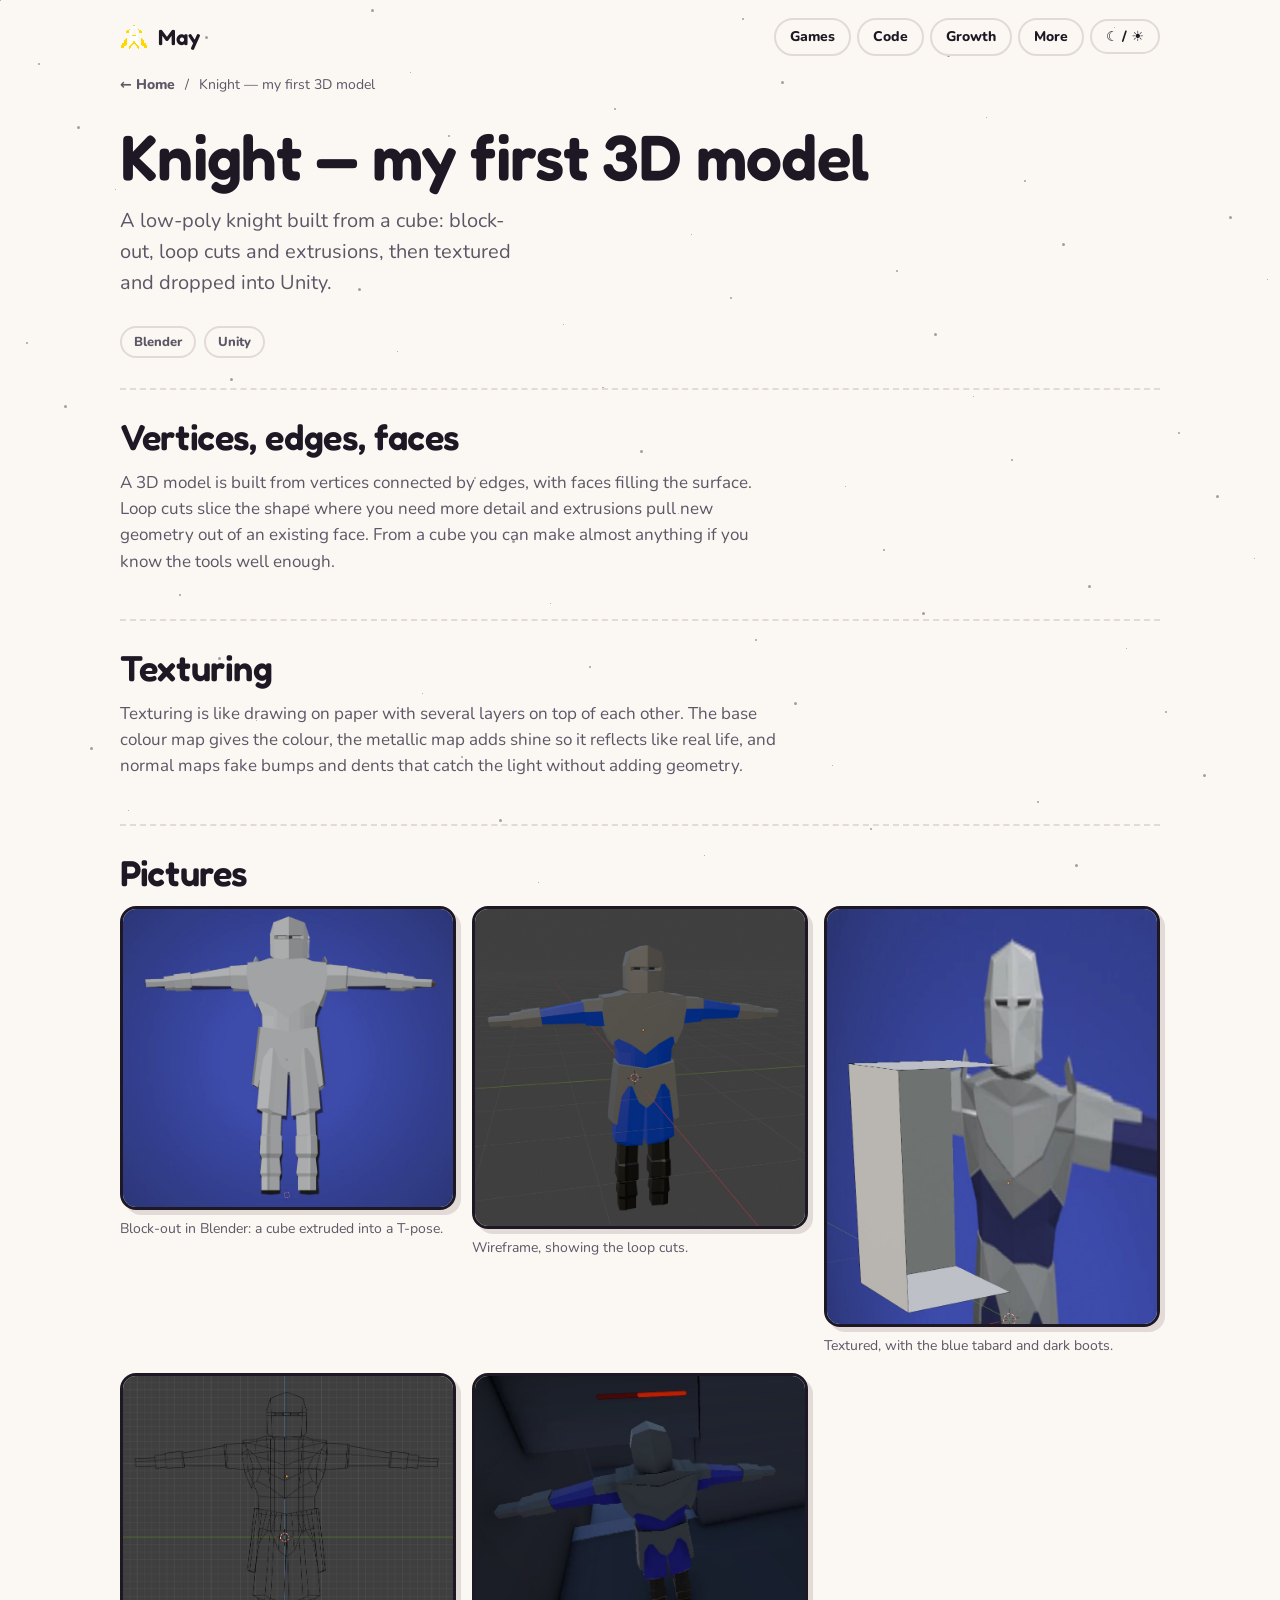
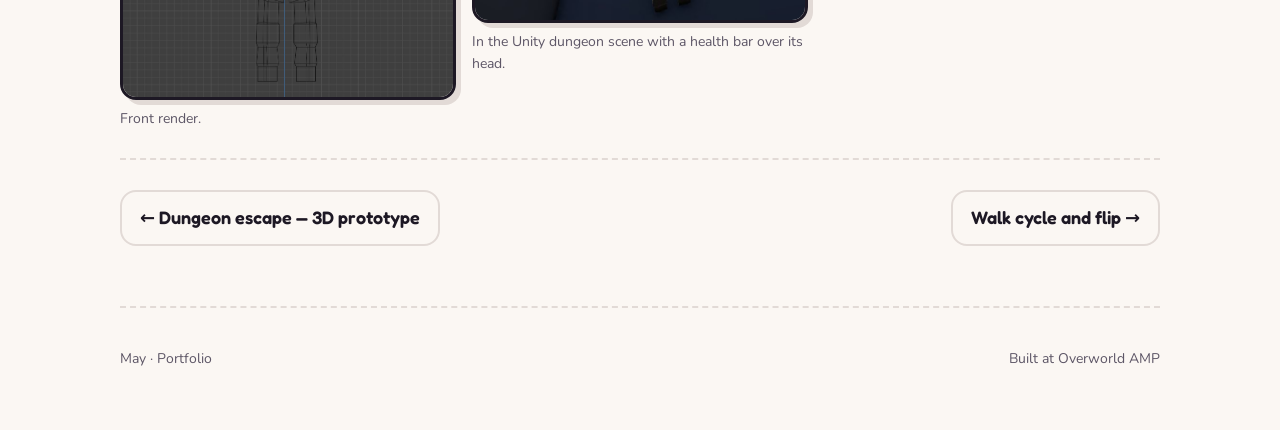
<file: projects/knight.html>
<!DOCTYPE html>
<html lang="en-GB">
<head>
<meta charset="utf-8">
<meta name="viewport" content="width=device-width, initial-scale=1, viewport-fit=cover">
<title>Knight — my first 3D model — May</title>
<meta name="description" content="May's portfolio: Unity games written in C#, a 3D dungeon prototype, 3D modelling and animation.">
<link rel="preconnect" href="https://fonts.googleapis.com"><link rel="preconnect" href="https://fonts.gstatic.com" crossorigin><link rel="stylesheet" href="https://fonts.googleapis.com/css2?family=Fredoka:wght@400;500;600&family=Nunito:ital,wght@0,400;0,800;1,400&display=swap">
<link rel="stylesheet" href="../style.css">
<link rel="icon" href="../assets/sprite-rocket.png">
<script>
(function(){try{var t=localStorage.getItem('may-theme');if(t)document.documentElement.setAttribute('data-theme',t);}catch(e){}})();
</script>
</head>
<body>
<a class="skip" href="#main">Skip to content</a>
<div class="sky" aria-hidden="true"><i style="--x:0%;--y:0%;--d:0.0s;--s:1px"></i><i style="--x:37%;--y:53%;--d:0.6s;--s:2px"></i><i style="--x:74%;--y:6%;--d:1.2s;--s:3px"></i><i style="--x:11%;--y:59%;--d:1.8s;--s:1px"></i><i style="--x:48%;--y:12%;--d:2.4s;--s:2px"></i><i style="--x:85%;--y:65%;--d:3.0s;--s:3px"></i><i style="--x:22%;--y:18%;--d:3.6s;--s:1px"></i><i style="--x:59%;--y:71%;--d:0.0s;--s:2px"></i><i style="--x:96%;--y:24%;--d:0.6s;--s:3px"></i><i style="--x:33%;--y:77%;--d:1.2s;--s:1px"></i><i style="--x:70%;--y:30%;--d:1.8s;--s:2px"></i><i style="--x:7%;--y:83%;--d:2.4s;--s:3px"></i><i style="--x:44%;--y:36%;--d:3.0s;--s:1px"></i><i style="--x:81%;--y:89%;--d:3.6s;--s:2px"></i><i style="--x:18%;--y:42%;--d:0.0s;--s:3px"></i><i style="--x:55%;--y:95%;--d:0.6s;--s:1px"></i><i style="--x:92%;--y:48%;--d:1.2s;--s:2px"></i><i style="--x:29%;--y:1%;--d:1.8s;--s:3px"></i><i style="--x:66%;--y:54%;--d:2.4s;--s:1px"></i><i style="--x:3%;--y:7%;--d:3.0s;--s:2px"></i><i style="--x:40%;--y:60%;--d:3.6s;--s:3px"></i><i style="--x:77%;--y:13%;--d:0.0s;--s:1px"></i><i style="--x:14%;--y:66%;--d:0.6s;--s:2px"></i><i style="--x:51%;--y:19%;--d:1.2s;--s:3px"></i><i style="--x:88%;--y:72%;--d:1.8s;--s:1px"></i><i style="--x:25%;--y:25%;--d:2.4s;--s:2px"></i><i style="--x:62%;--y:78%;--d:3.0s;--s:3px"></i><i style="--x:99%;--y:31%;--d:3.6s;--s:1px"></i><i style="--x:36%;--y:84%;--d:0.0s;--s:2px"></i><i style="--x:73%;--y:37%;--d:0.6s;--s:3px"></i><i style="--x:10%;--y:90%;--d:1.2s;--s:1px"></i><i style="--x:47%;--y:43%;--d:1.8s;--s:2px"></i><i style="--x:84%;--y:96%;--d:2.4s;--s:3px"></i><i style="--x:21%;--y:49%;--d:3.0s;--s:1px"></i><i style="--x:58%;--y:2%;--d:3.6s;--s:2px"></i><i style="--x:95%;--y:55%;--d:0.0s;--s:3px"></i><i style="--x:32%;--y:8%;--d:0.6s;--s:1px"></i><i style="--x:69%;--y:61%;--d:1.2s;--s:2px"></i><i style="--x:6%;--y:14%;--d:1.8s;--s:3px"></i><i style="--x:43%;--y:67%;--d:2.4s;--s:1px"></i><i style="--x:80%;--y:20%;--d:3.0s;--s:2px"></i><i style="--x:17%;--y:73%;--d:3.6s;--s:3px"></i><i style="--x:54%;--y:26%;--d:0.0s;--s:1px"></i><i style="--x:91%;--y:79%;--d:0.6s;--s:2px"></i><i style="--x:28%;--y:32%;--d:1.2s;--s:3px"></i><i style="--x:65%;--y:85%;--d:1.8s;--s:1px"></i><i style="--x:2%;--y:38%;--d:2.4s;--s:2px"></i><i style="--x:39%;--y:91%;--d:3.0s;--s:3px"></i><i style="--x:76%;--y:44%;--d:3.6s;--s:1px"></i><i style="--x:13%;--y:97%;--d:0.0s;--s:2px"></i><i style="--x:50%;--y:50%;--d:0.6s;--s:3px"></i><i style="--x:87%;--y:3%;--d:1.2s;--s:1px"></i><i style="--x:24%;--y:56%;--d:1.8s;--s:2px"></i><i style="--x:61%;--y:9%;--d:2.4s;--s:3px"></i><i style="--x:98%;--y:62%;--d:3.0s;--s:1px"></i><i style="--x:35%;--y:15%;--d:3.6s;--s:2px"></i><i style="--x:72%;--y:68%;--d:0.0s;--s:3px"></i><i style="--x:9%;--y:21%;--d:0.6s;--s:1px"></i><i style="--x:46%;--y:74%;--d:1.2s;--s:2px"></i><i style="--x:83%;--y:27%;--d:1.8s;--s:3px"></i><i style="--x:20%;--y:80%;--d:2.4s;--s:1px"></i><i style="--x:57%;--y:33%;--d:3.0s;--s:2px"></i><i style="--x:94%;--y:86%;--d:3.6s;--s:3px"></i><i style="--x:31%;--y:39%;--d:0.0s;--s:1px"></i><i style="--x:68%;--y:92%;--d:0.6s;--s:2px"></i><i style="--x:5%;--y:45%;--d:1.2s;--s:3px"></i><i style="--x:42%;--y:98%;--d:1.8s;--s:1px"></i><i style="--x:79%;--y:51%;--d:2.4s;--s:2px"></i><i style="--x:16%;--y:4%;--d:3.0s;--s:3px"></i><i style="--x:53%;--y:57%;--d:3.6s;--s:1px"></i></div><div class="wrap"><nav>
  <a class="logo" href="../index.html"><img src="../assets/sprite-rocket.png" alt="">May</a>
  <ul><li><a href="../index.html#games">Games</a></li><li><a href="../index.html#code">Code</a></li><li><a href="../index.html#growth">Growth</a></li><li><a href="../index.html#more">More</a></li><li><button class="pill" id="theme" type="button" aria-label="Switch between light and dark">☾ / ☀</button></li></ul>
</nav><main id="main">
  <div class="crumbs"><a href="../index.html">← Home</a><span>/</span><span>Knight — my first 3D model</span></div>
  <header class="phead">
    <h1>Knight — my first 3D model</h1>
    <p class="lead">A low-poly knight built from a cube: block-out, loop cuts and extrusions, then textured and dropped into Unity.</p>
    <div class="chips"><span class="chip">Blender</span><span class="chip">Unity</span></div>
  </header>
  <section class="psec">
    <h2>Vertices, edges, faces</h2>
    <p>A 3D model is built from vertices connected by edges, with faces filling the surface. Loop cuts slice the shape where you need more detail and extrusions pull new geometry out of an existing face. From a cube you can make almost anything if you know the tools well enough.</p>
    
  </section>
  <section class="psec">
    <h2>Texturing</h2>
    <p>Texturing is like drawing on paper with several layers on top of each other. The base colour map gives the colour, the metallic map adds shine so it reflects like real life, and normal maps fake bumps and dents that catch the light without adding geometry.</p>
    
  </section><section class="psec"><h2>Pictures</h2><div class="gallery"><figure><img src="../assets/knight-tpose.jpg" alt="Block-out in Blender: a cube extruded into a T-pose." width="1600" height="1446" loading="lazy" decoding="async"><figcaption>Block-out in Blender: a cube extruded into a T-pose.</figcaption></figure><figure><img src="../assets/knight-wire.jpg" alt="Wireframe, showing the loop cuts." width="1600" height="1537" loading="lazy" decoding="async"><figcaption>Wireframe, showing the loop cuts.</figcaption></figure><figure><img src="../assets/knight-textured.jpg" alt="Textured, with the blue tabard and dark boots." width="802" height="1011" loading="lazy" decoding="async"><figcaption>Textured, with the blue tabard and dark boots.</figcaption></figure><figure><img src="../assets/knight-front.jpg" alt="Front render." width="1578" height="1536" loading="lazy" decoding="async"><figcaption>Front render.</figcaption></figure><figure><img src="../assets/knight-unity.jpg" alt="In the Unity dungeon scene with a health bar over its head." width="686" height="507" loading="lazy" decoding="async"><figcaption>In the Unity dungeon scene with a health bar over its head.</figcaption></figure></div></section><div class="pn"><a href="dungeon-escape.html">← Dungeon escape — 3D prototype</a><a href="animation.html">Walk cycle and flip →</a></div></main><footer>
  <span>May · Portfolio</span>
  <span>Built at Overworld AMP</span>
</footer>
</div>
<script>
(function(){
  var b=document.getElementById('theme');if(!b)return;
  b.addEventListener('click',function(){
    var r=document.documentElement,cur=r.getAttribute('data-theme');
    var sysDark=matchMedia('(prefers-color-scheme: dark)').matches;
    var now=cur?(cur==='dark'?'light':'dark'):(sysDark?'light':'dark');
    r.setAttribute('data-theme',now);try{localStorage.setItem('may-theme',now);}catch(e){}
  });
  // hover previews
  document.querySelectorAll('.card').forEach(function(c){
    var v=c.querySelector('video');if(!v)return;
    c.addEventListener('mouseenter',function(){if(!v.src){v.src=v.dataset.src;}v.play().then(function(){v.classList.add('on')}).catch(function(){});});
    c.addEventListener('mouseleave',function(){v.pause();v.classList.remove('on');});
  });
})();
</script>
</body>
</html>
</file>
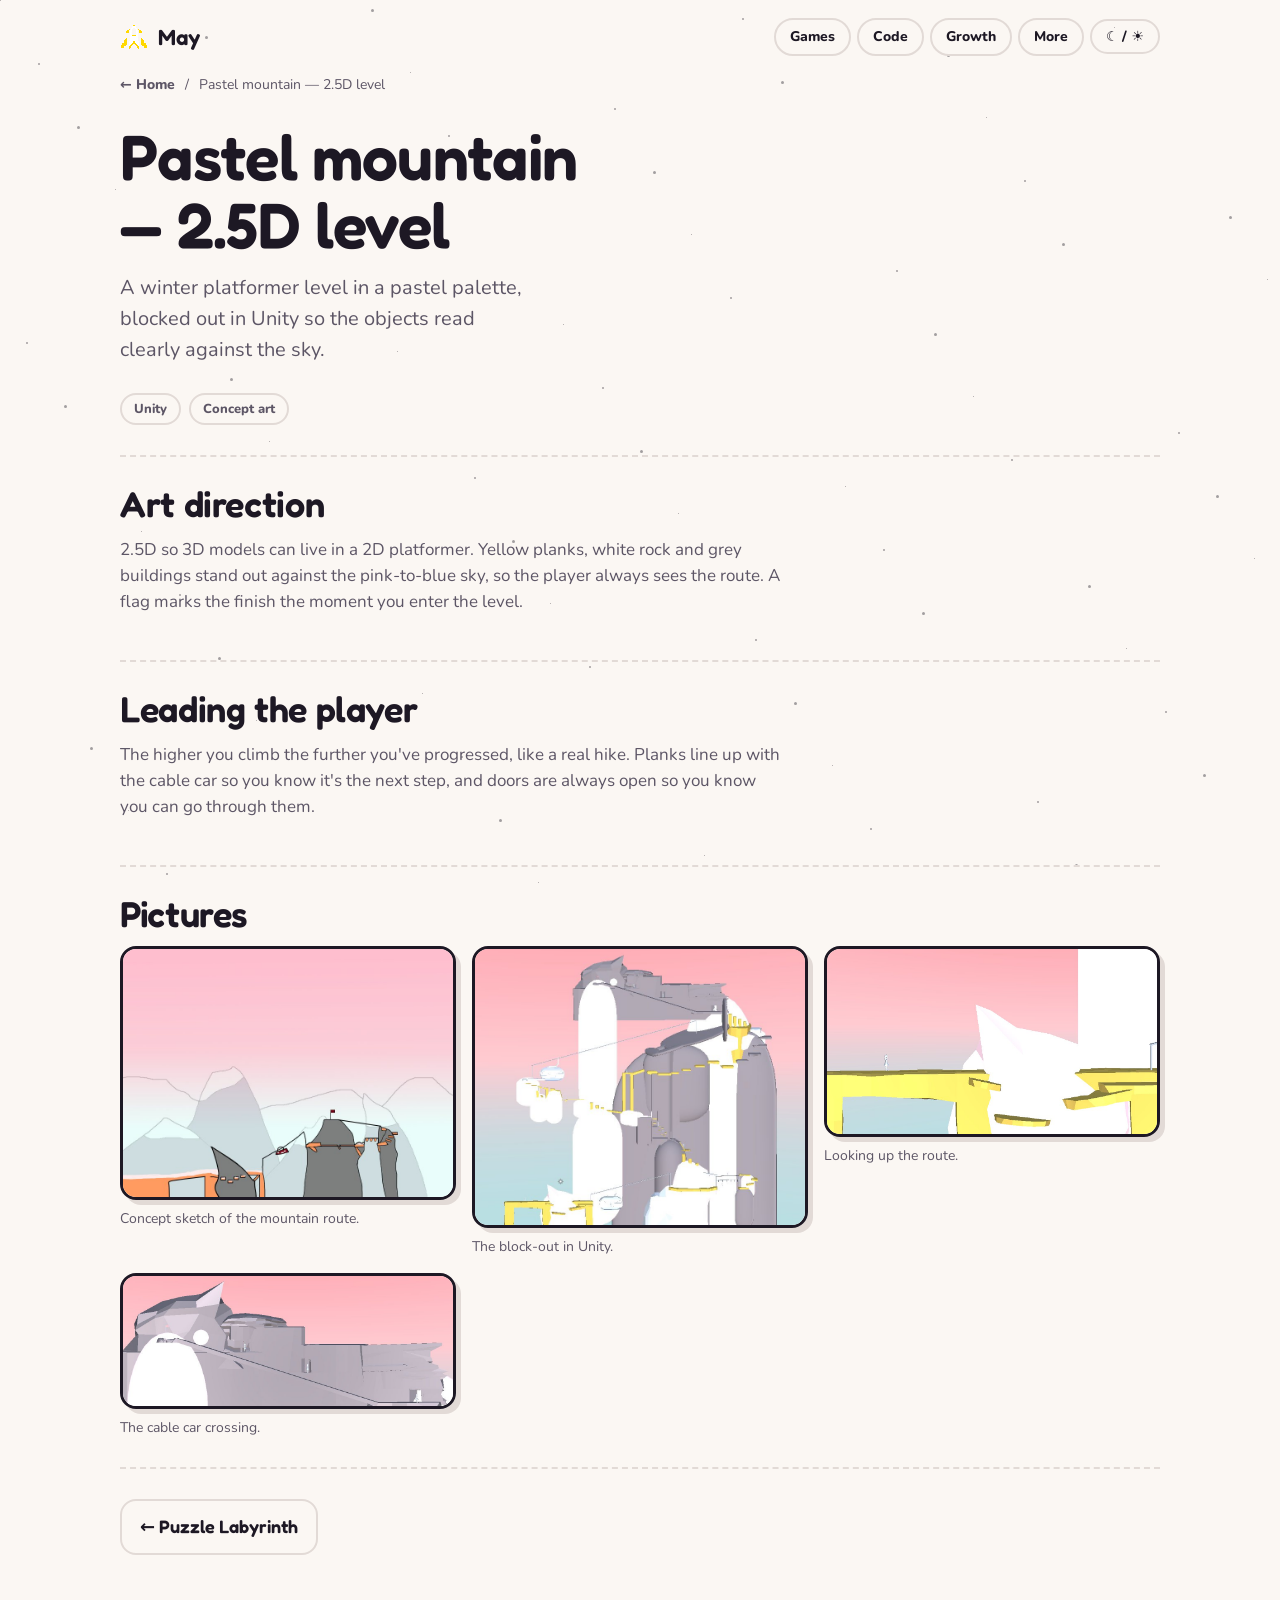
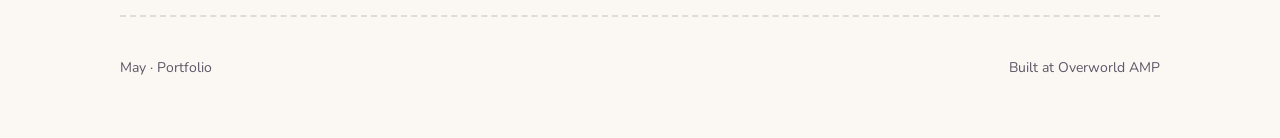
<file: projects/level-direction.html>
<!DOCTYPE html>
<html lang="en-GB">
<head>
<meta charset="utf-8">
<meta name="viewport" content="width=device-width, initial-scale=1, viewport-fit=cover">
<title>Pastel mountain — 2.5D level — May</title>
<meta name="description" content="May's portfolio: Unity games written in C#, a 3D dungeon prototype, 3D modelling and animation.">
<link rel="preconnect" href="https://fonts.googleapis.com"><link rel="preconnect" href="https://fonts.gstatic.com" crossorigin><link rel="stylesheet" href="https://fonts.googleapis.com/css2?family=Fredoka:wght@400;500;600&family=Nunito:ital,wght@0,400;0,800;1,400&display=swap">
<link rel="stylesheet" href="../style.css">
<link rel="icon" href="../assets/sprite-rocket.png">
<script>
(function(){try{var t=localStorage.getItem('may-theme');if(t)document.documentElement.setAttribute('data-theme',t);}catch(e){}})();
</script>
</head>
<body>
<a class="skip" href="#main">Skip to content</a>
<div class="sky" aria-hidden="true"><i style="--x:0%;--y:0%;--d:0.0s;--s:1px"></i><i style="--x:37%;--y:53%;--d:0.6s;--s:2px"></i><i style="--x:74%;--y:6%;--d:1.2s;--s:3px"></i><i style="--x:11%;--y:59%;--d:1.8s;--s:1px"></i><i style="--x:48%;--y:12%;--d:2.4s;--s:2px"></i><i style="--x:85%;--y:65%;--d:3.0s;--s:3px"></i><i style="--x:22%;--y:18%;--d:3.6s;--s:1px"></i><i style="--x:59%;--y:71%;--d:0.0s;--s:2px"></i><i style="--x:96%;--y:24%;--d:0.6s;--s:3px"></i><i style="--x:33%;--y:77%;--d:1.2s;--s:1px"></i><i style="--x:70%;--y:30%;--d:1.8s;--s:2px"></i><i style="--x:7%;--y:83%;--d:2.4s;--s:3px"></i><i style="--x:44%;--y:36%;--d:3.0s;--s:1px"></i><i style="--x:81%;--y:89%;--d:3.6s;--s:2px"></i><i style="--x:18%;--y:42%;--d:0.0s;--s:3px"></i><i style="--x:55%;--y:95%;--d:0.6s;--s:1px"></i><i style="--x:92%;--y:48%;--d:1.2s;--s:2px"></i><i style="--x:29%;--y:1%;--d:1.8s;--s:3px"></i><i style="--x:66%;--y:54%;--d:2.4s;--s:1px"></i><i style="--x:3%;--y:7%;--d:3.0s;--s:2px"></i><i style="--x:40%;--y:60%;--d:3.6s;--s:3px"></i><i style="--x:77%;--y:13%;--d:0.0s;--s:1px"></i><i style="--x:14%;--y:66%;--d:0.6s;--s:2px"></i><i style="--x:51%;--y:19%;--d:1.2s;--s:3px"></i><i style="--x:88%;--y:72%;--d:1.8s;--s:1px"></i><i style="--x:25%;--y:25%;--d:2.4s;--s:2px"></i><i style="--x:62%;--y:78%;--d:3.0s;--s:3px"></i><i style="--x:99%;--y:31%;--d:3.6s;--s:1px"></i><i style="--x:36%;--y:84%;--d:0.0s;--s:2px"></i><i style="--x:73%;--y:37%;--d:0.6s;--s:3px"></i><i style="--x:10%;--y:90%;--d:1.2s;--s:1px"></i><i style="--x:47%;--y:43%;--d:1.8s;--s:2px"></i><i style="--x:84%;--y:96%;--d:2.4s;--s:3px"></i><i style="--x:21%;--y:49%;--d:3.0s;--s:1px"></i><i style="--x:58%;--y:2%;--d:3.6s;--s:2px"></i><i style="--x:95%;--y:55%;--d:0.0s;--s:3px"></i><i style="--x:32%;--y:8%;--d:0.6s;--s:1px"></i><i style="--x:69%;--y:61%;--d:1.2s;--s:2px"></i><i style="--x:6%;--y:14%;--d:1.8s;--s:3px"></i><i style="--x:43%;--y:67%;--d:2.4s;--s:1px"></i><i style="--x:80%;--y:20%;--d:3.0s;--s:2px"></i><i style="--x:17%;--y:73%;--d:3.6s;--s:3px"></i><i style="--x:54%;--y:26%;--d:0.0s;--s:1px"></i><i style="--x:91%;--y:79%;--d:0.6s;--s:2px"></i><i style="--x:28%;--y:32%;--d:1.2s;--s:3px"></i><i style="--x:65%;--y:85%;--d:1.8s;--s:1px"></i><i style="--x:2%;--y:38%;--d:2.4s;--s:2px"></i><i style="--x:39%;--y:91%;--d:3.0s;--s:3px"></i><i style="--x:76%;--y:44%;--d:3.6s;--s:1px"></i><i style="--x:13%;--y:97%;--d:0.0s;--s:2px"></i><i style="--x:50%;--y:50%;--d:0.6s;--s:3px"></i><i style="--x:87%;--y:3%;--d:1.2s;--s:1px"></i><i style="--x:24%;--y:56%;--d:1.8s;--s:2px"></i><i style="--x:61%;--y:9%;--d:2.4s;--s:3px"></i><i style="--x:98%;--y:62%;--d:3.0s;--s:1px"></i><i style="--x:35%;--y:15%;--d:3.6s;--s:2px"></i><i style="--x:72%;--y:68%;--d:0.0s;--s:3px"></i><i style="--x:9%;--y:21%;--d:0.6s;--s:1px"></i><i style="--x:46%;--y:74%;--d:1.2s;--s:2px"></i><i style="--x:83%;--y:27%;--d:1.8s;--s:3px"></i><i style="--x:20%;--y:80%;--d:2.4s;--s:1px"></i><i style="--x:57%;--y:33%;--d:3.0s;--s:2px"></i><i style="--x:94%;--y:86%;--d:3.6s;--s:3px"></i><i style="--x:31%;--y:39%;--d:0.0s;--s:1px"></i><i style="--x:68%;--y:92%;--d:0.6s;--s:2px"></i><i style="--x:5%;--y:45%;--d:1.2s;--s:3px"></i><i style="--x:42%;--y:98%;--d:1.8s;--s:1px"></i><i style="--x:79%;--y:51%;--d:2.4s;--s:2px"></i><i style="--x:16%;--y:4%;--d:3.0s;--s:3px"></i><i style="--x:53%;--y:57%;--d:3.6s;--s:1px"></i></div><div class="wrap"><nav>
  <a class="logo" href="../index.html"><img src="../assets/sprite-rocket.png" alt="">May</a>
  <ul><li><a href="../index.html#games">Games</a></li><li><a href="../index.html#code">Code</a></li><li><a href="../index.html#growth">Growth</a></li><li><a href="../index.html#more">More</a></li><li><button class="pill" id="theme" type="button" aria-label="Switch between light and dark">☾ / ☀</button></li></ul>
</nav><main id="main">
  <div class="crumbs"><a href="../index.html">← Home</a><span>/</span><span>Pastel mountain — 2.5D level</span></div>
  <header class="phead">
    <h1>Pastel mountain — 2.5D level</h1>
    <p class="lead">A winter platformer level in a pastel palette, blocked out in Unity so the objects read clearly against the sky.</p>
    <div class="chips"><span class="chip">Unity</span><span class="chip">Concept art</span></div>
  </header>
  <section class="psec">
    <h2>Art direction</h2>
    <p>2.5D so 3D models can live in a 2D platformer. Yellow planks, white rock and grey buildings stand out against the pink-to-blue sky, so the player always sees the route. A flag marks the finish the moment you enter the level.</p>
    
  </section>
  <section class="psec">
    <h2>Leading the player</h2>
    <p>The higher you climb the further you&#x27;ve progressed, like a real hike. Planks line up with the cable car so you know it&#x27;s the next step, and doors are always open so you know you can go through them.</p>
    
  </section><section class="psec"><h2>Pictures</h2><div class="gallery"><figure><img src="../assets/level-concept.jpg" alt="Concept sketch of the mountain route." width="800" height="600" loading="lazy" decoding="async"><figcaption>Concept sketch of the mountain route.</figcaption></figure><figure><img src="../assets/level-blockout-1.jpg" alt="The block-out in Unity." width="798" height="666" loading="lazy" decoding="async"><figcaption>The block-out in Unity.</figcaption></figure><figure><img src="../assets/level-blockout-2.jpg" alt="Looking up the route." width="1113" height="623" loading="lazy" decoding="async"><figcaption>Looking up the route.</figcaption></figure><figure><img src="../assets/level-blockout-3.jpg" alt="The cable car crossing." width="1054" height="414" loading="lazy" decoding="async"><figcaption>The cable car crossing.</figcaption></figure></div></section><div class="pn"><a href="puzzle-labyrinth.html">← Puzzle Labyrinth</a></div></main><footer>
  <span>May · Portfolio</span>
  <span>Built at Overworld AMP</span>
</footer>
</div>
<script>
(function(){
  var b=document.getElementById('theme');if(!b)return;
  b.addEventListener('click',function(){
    var r=document.documentElement,cur=r.getAttribute('data-theme');
    var sysDark=matchMedia('(prefers-color-scheme: dark)').matches;
    var now=cur?(cur==='dark'?'light':'dark'):(sysDark?'light':'dark');
    r.setAttribute('data-theme',now);try{localStorage.setItem('may-theme',now);}catch(e){}
  });
  // hover previews
  document.querySelectorAll('.card').forEach(function(c){
    var v=c.querySelector('video');if(!v)return;
    c.addEventListener('mouseenter',function(){if(!v.src){v.src=v.dataset.src;}v.play().then(function(){v.classList.add('on')}).catch(function(){});});
    c.addEventListener('mouseleave',function(){v.pause();v.classList.remove('on');});
  });
})();
</script>
</body>
</html>
</file>
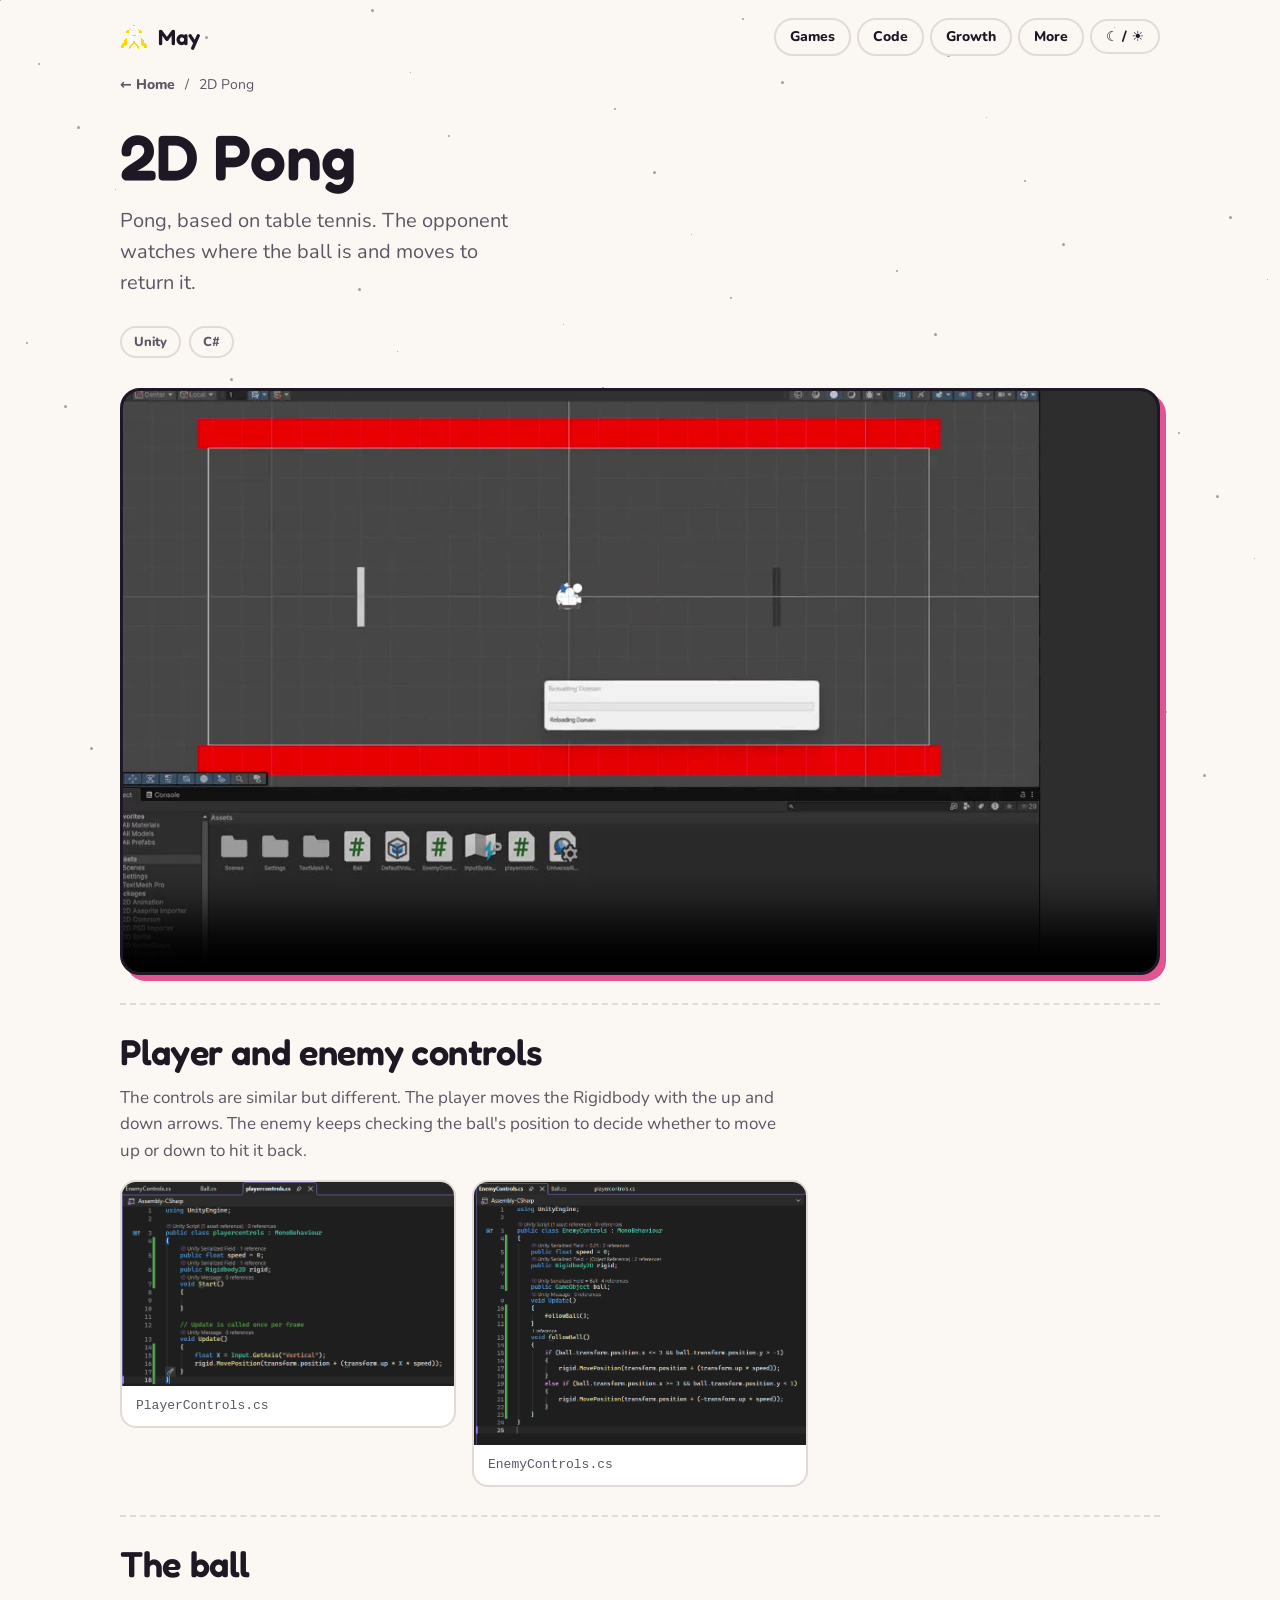
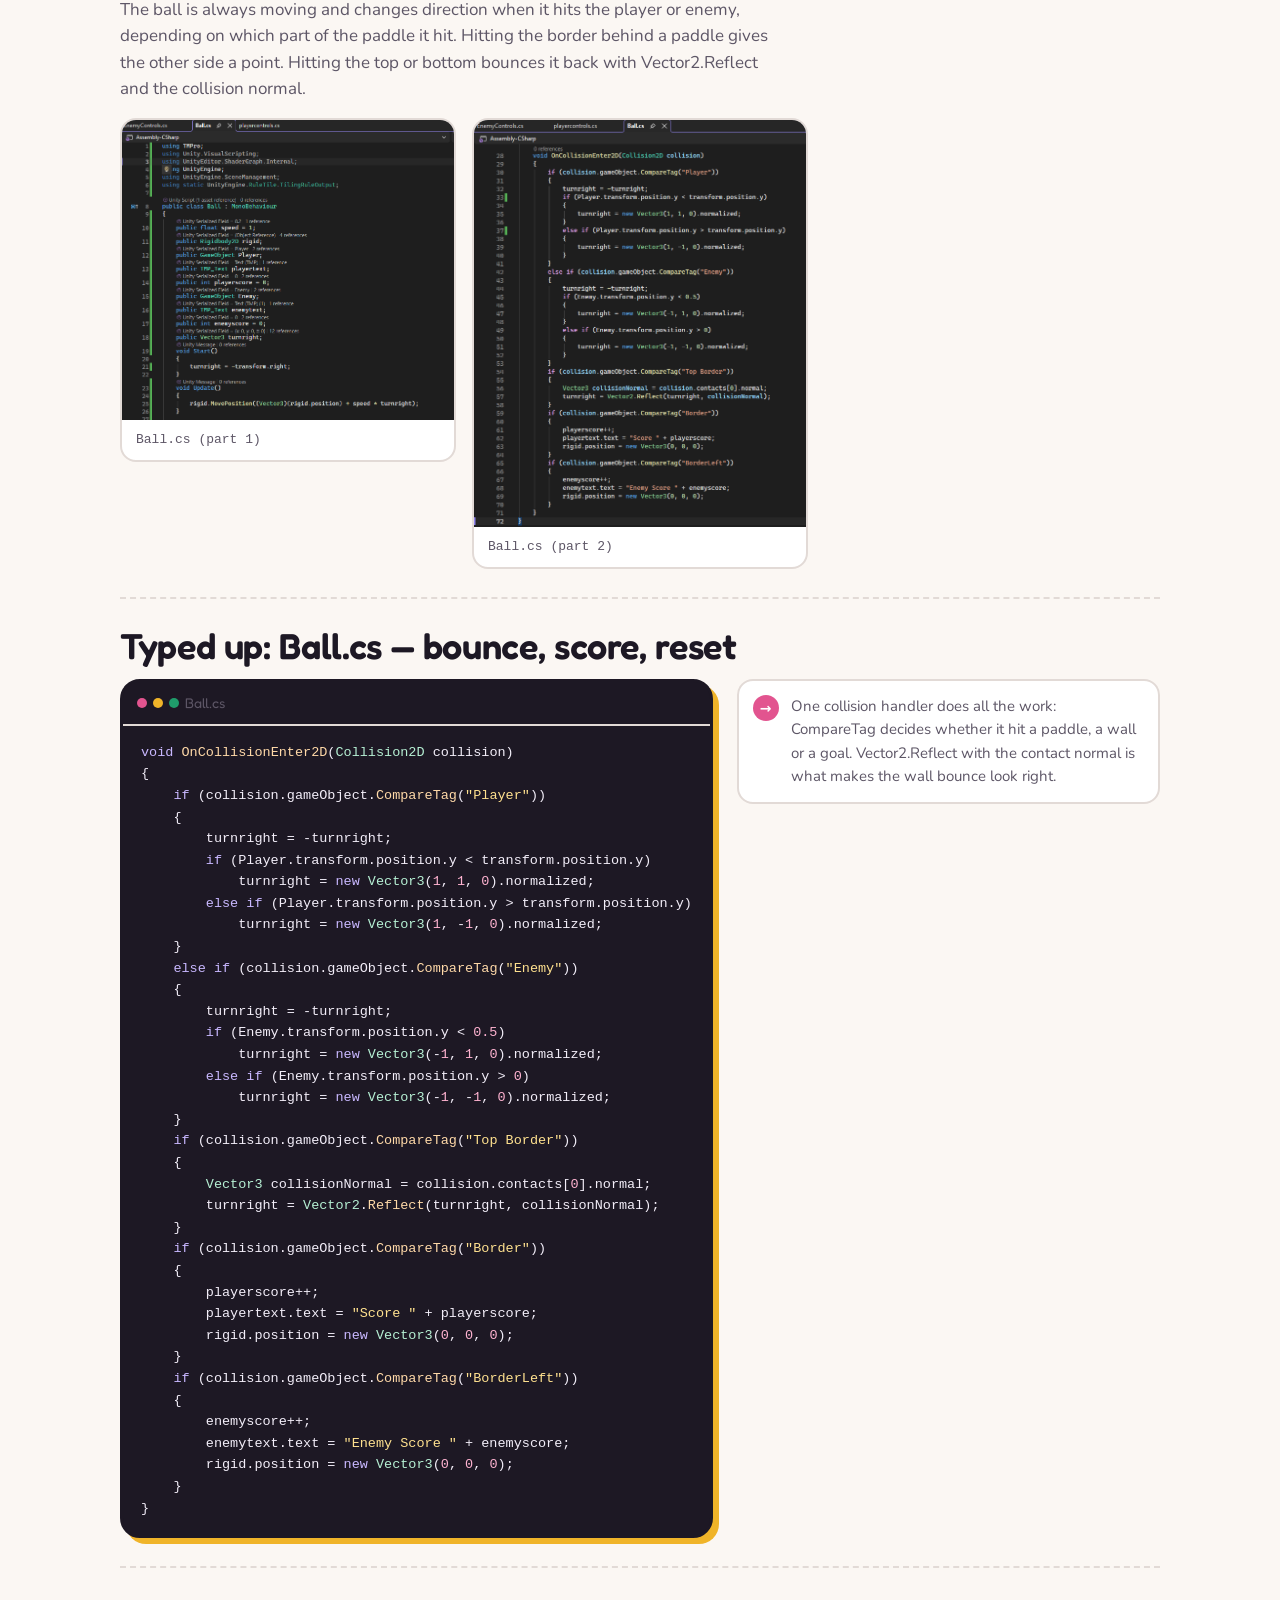
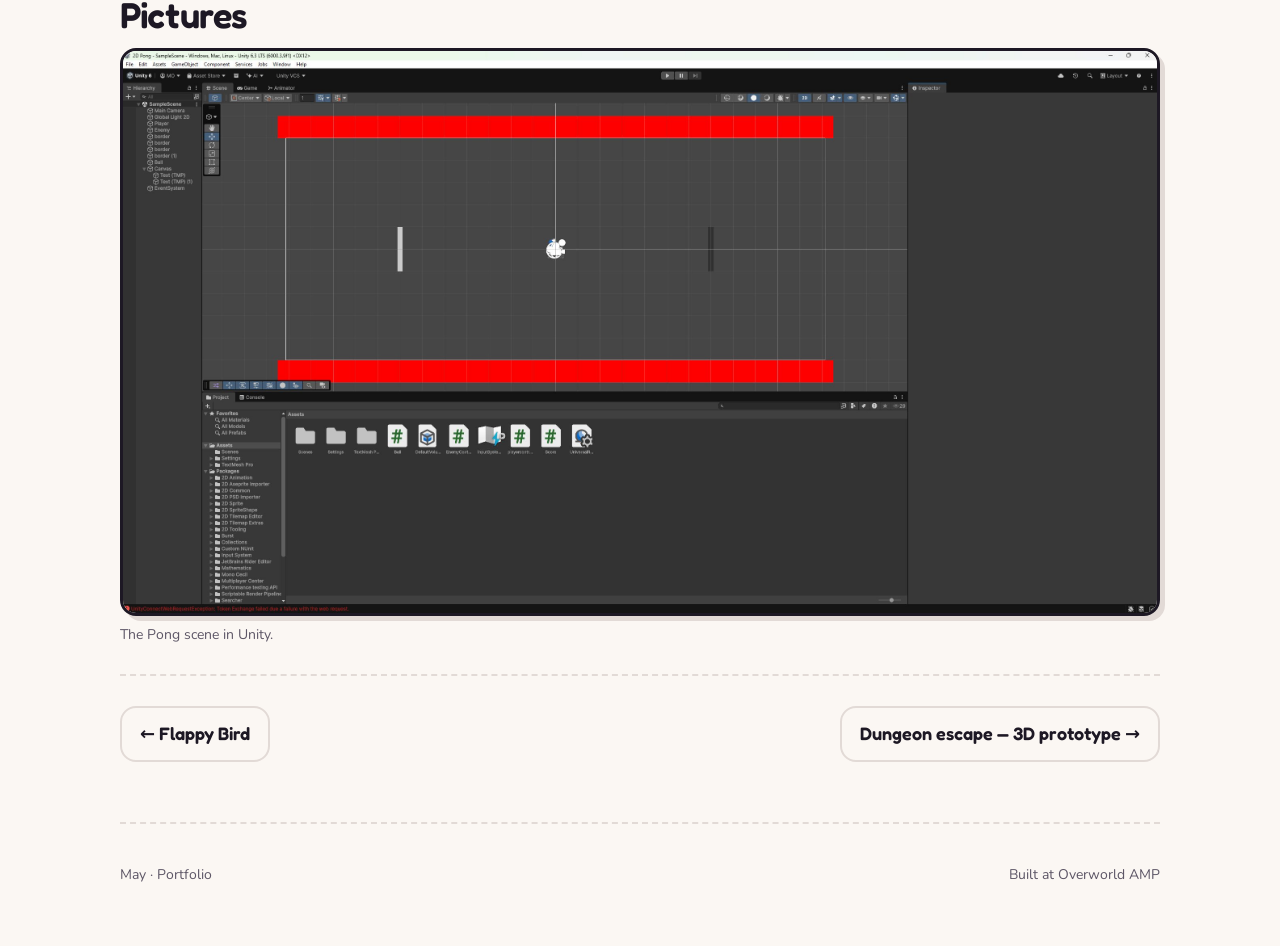
<file: projects/pong.html>
<!DOCTYPE html>
<html lang="en-GB">
<head>
<meta charset="utf-8">
<meta name="viewport" content="width=device-width, initial-scale=1, viewport-fit=cover">
<title>2D Pong — May</title>
<meta name="description" content="May's portfolio: Unity games written in C#, a 3D dungeon prototype, 3D modelling and animation.">
<link rel="preconnect" href="https://fonts.googleapis.com"><link rel="preconnect" href="https://fonts.gstatic.com" crossorigin><link rel="stylesheet" href="https://fonts.googleapis.com/css2?family=Fredoka:wght@400;500;600&family=Nunito:ital,wght@0,400;0,800;1,400&display=swap">
<link rel="stylesheet" href="../style.css">
<link rel="icon" href="../assets/sprite-rocket.png">
<script>
(function(){try{var t=localStorage.getItem('may-theme');if(t)document.documentElement.setAttribute('data-theme',t);}catch(e){}})();
</script>
</head>
<body>
<a class="skip" href="#main">Skip to content</a>
<div class="sky" aria-hidden="true"><i style="--x:0%;--y:0%;--d:0.0s;--s:1px"></i><i style="--x:37%;--y:53%;--d:0.6s;--s:2px"></i><i style="--x:74%;--y:6%;--d:1.2s;--s:3px"></i><i style="--x:11%;--y:59%;--d:1.8s;--s:1px"></i><i style="--x:48%;--y:12%;--d:2.4s;--s:2px"></i><i style="--x:85%;--y:65%;--d:3.0s;--s:3px"></i><i style="--x:22%;--y:18%;--d:3.6s;--s:1px"></i><i style="--x:59%;--y:71%;--d:0.0s;--s:2px"></i><i style="--x:96%;--y:24%;--d:0.6s;--s:3px"></i><i style="--x:33%;--y:77%;--d:1.2s;--s:1px"></i><i style="--x:70%;--y:30%;--d:1.8s;--s:2px"></i><i style="--x:7%;--y:83%;--d:2.4s;--s:3px"></i><i style="--x:44%;--y:36%;--d:3.0s;--s:1px"></i><i style="--x:81%;--y:89%;--d:3.6s;--s:2px"></i><i style="--x:18%;--y:42%;--d:0.0s;--s:3px"></i><i style="--x:55%;--y:95%;--d:0.6s;--s:1px"></i><i style="--x:92%;--y:48%;--d:1.2s;--s:2px"></i><i style="--x:29%;--y:1%;--d:1.8s;--s:3px"></i><i style="--x:66%;--y:54%;--d:2.4s;--s:1px"></i><i style="--x:3%;--y:7%;--d:3.0s;--s:2px"></i><i style="--x:40%;--y:60%;--d:3.6s;--s:3px"></i><i style="--x:77%;--y:13%;--d:0.0s;--s:1px"></i><i style="--x:14%;--y:66%;--d:0.6s;--s:2px"></i><i style="--x:51%;--y:19%;--d:1.2s;--s:3px"></i><i style="--x:88%;--y:72%;--d:1.8s;--s:1px"></i><i style="--x:25%;--y:25%;--d:2.4s;--s:2px"></i><i style="--x:62%;--y:78%;--d:3.0s;--s:3px"></i><i style="--x:99%;--y:31%;--d:3.6s;--s:1px"></i><i style="--x:36%;--y:84%;--d:0.0s;--s:2px"></i><i style="--x:73%;--y:37%;--d:0.6s;--s:3px"></i><i style="--x:10%;--y:90%;--d:1.2s;--s:1px"></i><i style="--x:47%;--y:43%;--d:1.8s;--s:2px"></i><i style="--x:84%;--y:96%;--d:2.4s;--s:3px"></i><i style="--x:21%;--y:49%;--d:3.0s;--s:1px"></i><i style="--x:58%;--y:2%;--d:3.6s;--s:2px"></i><i style="--x:95%;--y:55%;--d:0.0s;--s:3px"></i><i style="--x:32%;--y:8%;--d:0.6s;--s:1px"></i><i style="--x:69%;--y:61%;--d:1.2s;--s:2px"></i><i style="--x:6%;--y:14%;--d:1.8s;--s:3px"></i><i style="--x:43%;--y:67%;--d:2.4s;--s:1px"></i><i style="--x:80%;--y:20%;--d:3.0s;--s:2px"></i><i style="--x:17%;--y:73%;--d:3.6s;--s:3px"></i><i style="--x:54%;--y:26%;--d:0.0s;--s:1px"></i><i style="--x:91%;--y:79%;--d:0.6s;--s:2px"></i><i style="--x:28%;--y:32%;--d:1.2s;--s:3px"></i><i style="--x:65%;--y:85%;--d:1.8s;--s:1px"></i><i style="--x:2%;--y:38%;--d:2.4s;--s:2px"></i><i style="--x:39%;--y:91%;--d:3.0s;--s:3px"></i><i style="--x:76%;--y:44%;--d:3.6s;--s:1px"></i><i style="--x:13%;--y:97%;--d:0.0s;--s:2px"></i><i style="--x:50%;--y:50%;--d:0.6s;--s:3px"></i><i style="--x:87%;--y:3%;--d:1.2s;--s:1px"></i><i style="--x:24%;--y:56%;--d:1.8s;--s:2px"></i><i style="--x:61%;--y:9%;--d:2.4s;--s:3px"></i><i style="--x:98%;--y:62%;--d:3.0s;--s:1px"></i><i style="--x:35%;--y:15%;--d:3.6s;--s:2px"></i><i style="--x:72%;--y:68%;--d:0.0s;--s:3px"></i><i style="--x:9%;--y:21%;--d:0.6s;--s:1px"></i><i style="--x:46%;--y:74%;--d:1.2s;--s:2px"></i><i style="--x:83%;--y:27%;--d:1.8s;--s:3px"></i><i style="--x:20%;--y:80%;--d:2.4s;--s:1px"></i><i style="--x:57%;--y:33%;--d:3.0s;--s:2px"></i><i style="--x:94%;--y:86%;--d:3.6s;--s:3px"></i><i style="--x:31%;--y:39%;--d:0.0s;--s:1px"></i><i style="--x:68%;--y:92%;--d:0.6s;--s:2px"></i><i style="--x:5%;--y:45%;--d:1.2s;--s:3px"></i><i style="--x:42%;--y:98%;--d:1.8s;--s:1px"></i><i style="--x:79%;--y:51%;--d:2.4s;--s:2px"></i><i style="--x:16%;--y:4%;--d:3.0s;--s:3px"></i><i style="--x:53%;--y:57%;--d:3.6s;--s:1px"></i></div><div class="wrap"><nav>
  <a class="logo" href="../index.html"><img src="../assets/sprite-rocket.png" alt="">May</a>
  <ul><li><a href="../index.html#games">Games</a></li><li><a href="../index.html#code">Code</a></li><li><a href="../index.html#growth">Growth</a></li><li><a href="../index.html#more">More</a></li><li><button class="pill" id="theme" type="button" aria-label="Switch between light and dark">☾ / ☀</button></li></ul>
</nav><main id="main">
  <div class="crumbs"><a href="../index.html">← Home</a><span>/</span><span>2D Pong</span></div>
  <header class="phead">
    <h1>2D Pong</h1>
    <p class="lead">Pong, based on table tennis. The opponent watches where the ball is and moves to return it.</p>
    <div class="chips"><span class="chip">Unity</span><span class="chip">C#</span></div>
  </header>
  <section class="psec" style="border-top:0;padding-top:0">
    <video class="media" src="../assets/pong-gameplay.mp4" poster="../assets/pong-thumb.jpg" controls preload="none" playsinline></video>
  </section>
  <section class="psec">
    <h2>Player and enemy controls</h2>
    <p>The controls are similar but different. The player moves the Rigidbody with the up and down arrows. The enemy keeps checking the ball&#x27;s position to decide whether to move up or down to hit it back.</p>
    <div class="shots"><figure><img src="../assets/scripts/pong-player-controls.png" alt="Player and enemy controls script" width="694" height="426" loading="lazy" decoding="async"><figcaption>PlayerControls.cs</figcaption></figure><figure><img src="../assets/scripts/pong-enemy-controls.png" alt="Player and enemy controls script" width="731" height="579" loading="lazy" decoding="async"><figcaption>EnemyControls.cs</figcaption></figure></div>
  </section>
  <section class="psec">
    <h2>The ball</h2>
    <p>The ball is always moving and changes direction when it hits the player or enemy, depending on which part of the paddle it hit. Hitting the border behind a paddle gives the other side a point. Hitting the top or bottom bounces it back with Vector2.Reflect and the collision normal.</p>
    <div class="shots"><figure><img src="../assets/scripts/pong-ball-1.png" alt="The ball script" width="729" height="657" loading="lazy" decoding="async"><figcaption>Ball.cs (part 1)</figcaption></figure><figure><img src="../assets/scripts/pong-ball-2.png" alt="The ball script" width="680" height="833" loading="lazy" decoding="async"><figcaption>Ball.cs (part 2)</figcaption></figure></div>
  </section>
  <section class="psec">
    <h2>Typed up: Ball.cs — bounce, score, reset</h2>
    <div class="codewrap">
      <figure class="codefig">
        <figcaption><span class="dot"></span><span class="dot"></span><span class="dot"></span> Ball.cs</figcaption>
<pre><code><span class="kw">void</span> <span class="fn">OnCollisionEnter2D</span>(<span class="ty">Collision2D</span> collision)
{
    <span class="kw">if</span> (collision.gameObject.<span class="fn">CompareTag</span>(<span class="st">&quot;Player&quot;</span>))
    {
        turnright = -turnright;
        <span class="kw">if</span> (Player.transform.position.y &lt; transform.position.y)
            turnright = <span class="kw">new</span> <span class="ty">Vector3</span>(<span class="nu">1</span>, <span class="nu">1</span>, <span class="nu">0</span>).normalized;
        <span class="kw">else</span> <span class="kw">if</span> (Player.transform.position.y &gt; transform.position.y)
            turnright = <span class="kw">new</span> <span class="ty">Vector3</span>(<span class="nu">1</span>, -<span class="nu">1</span>, <span class="nu">0</span>).normalized;
    }
    <span class="kw">else</span> <span class="kw">if</span> (collision.gameObject.<span class="fn">CompareTag</span>(<span class="st">&quot;Enemy&quot;</span>))
    {
        turnright = -turnright;
        <span class="kw">if</span> (Enemy.transform.position.y &lt; <span class="nu">0.5</span>)
            turnright = <span class="kw">new</span> <span class="ty">Vector3</span>(-<span class="nu">1</span>, <span class="nu">1</span>, <span class="nu">0</span>).normalized;
        <span class="kw">else</span> <span class="kw">if</span> (Enemy.transform.position.y &gt; <span class="nu">0</span>)
            turnright = <span class="kw">new</span> <span class="ty">Vector3</span>(-<span class="nu">1</span>, -<span class="nu">1</span>, <span class="nu">0</span>).normalized;
    }
    <span class="kw">if</span> (collision.gameObject.<span class="fn">CompareTag</span>(<span class="st">&quot;Top Border&quot;</span>))
    {
        <span class="ty">Vector3</span> collisionNormal = collision.contacts[<span class="nu">0</span>].normal;
        turnright = <span class="ty">Vector2</span>.<span class="fn">Reflect</span>(turnright, collisionNormal);
    }
    <span class="kw">if</span> (collision.gameObject.<span class="fn">CompareTag</span>(<span class="st">&quot;Border&quot;</span>))
    {
        playerscore++;
        playertext.text = <span class="st">&quot;Score &quot;</span> + playerscore;
        rigid.position = <span class="kw">new</span> <span class="ty">Vector3</span>(<span class="nu">0</span>, <span class="nu">0</span>, <span class="nu">0</span>);
    }
    <span class="kw">if</span> (collision.gameObject.<span class="fn">CompareTag</span>(<span class="st">&quot;BorderLeft&quot;</span>))
    {
        enemyscore++;
        enemytext.text = <span class="st">&quot;Enemy Score &quot;</span> + enemyscore;
        rigid.position = <span class="kw">new</span> <span class="ty">Vector3</span>(<span class="nu">0</span>, <span class="nu">0</span>, <span class="nu">0</span>);
    }
}</code></pre>
      </figure>
      <ol class="callouts"><li><b>→</b><span>One collision handler does all the work: CompareTag decides whether it hit a paddle, a wall or a goal. Vector2.Reflect with the contact normal is what makes the wall bounce look right.</span></li></ol>
    </div>
  </section><section class="psec"><h2>Pictures</h2><div class="gallery"><figure><img src="../assets/pong-editor.jpg" alt="The Pong scene in Unity." width="2559" height="1392" loading="lazy" decoding="async"><figcaption>The Pong scene in Unity.</figcaption></figure></div></section><div class="pn"><a href="flappy-bird.html">← Flappy Bird</a><a href="dungeon-escape.html">Dungeon escape — 3D prototype →</a></div></main><footer>
  <span>May · Portfolio</span>
  <span>Built at Overworld AMP</span>
</footer>
</div>
<script>
(function(){
  var b=document.getElementById('theme');if(!b)return;
  b.addEventListener('click',function(){
    var r=document.documentElement,cur=r.getAttribute('data-theme');
    var sysDark=matchMedia('(prefers-color-scheme: dark)').matches;
    var now=cur?(cur==='dark'?'light':'dark'):(sysDark?'light':'dark');
    r.setAttribute('data-theme',now);try{localStorage.setItem('may-theme',now);}catch(e){}
  });
  // hover previews
  document.querySelectorAll('.card').forEach(function(c){
    var v=c.querySelector('video');if(!v)return;
    c.addEventListener('mouseenter',function(){if(!v.src){v.src=v.dataset.src;}v.play().then(function(){v.classList.add('on')}).catch(function(){});});
    c.addEventListener('mouseleave',function(){v.pause();v.classList.remove('on');});
  });
})();
</script>
</body>
</html>
</file>
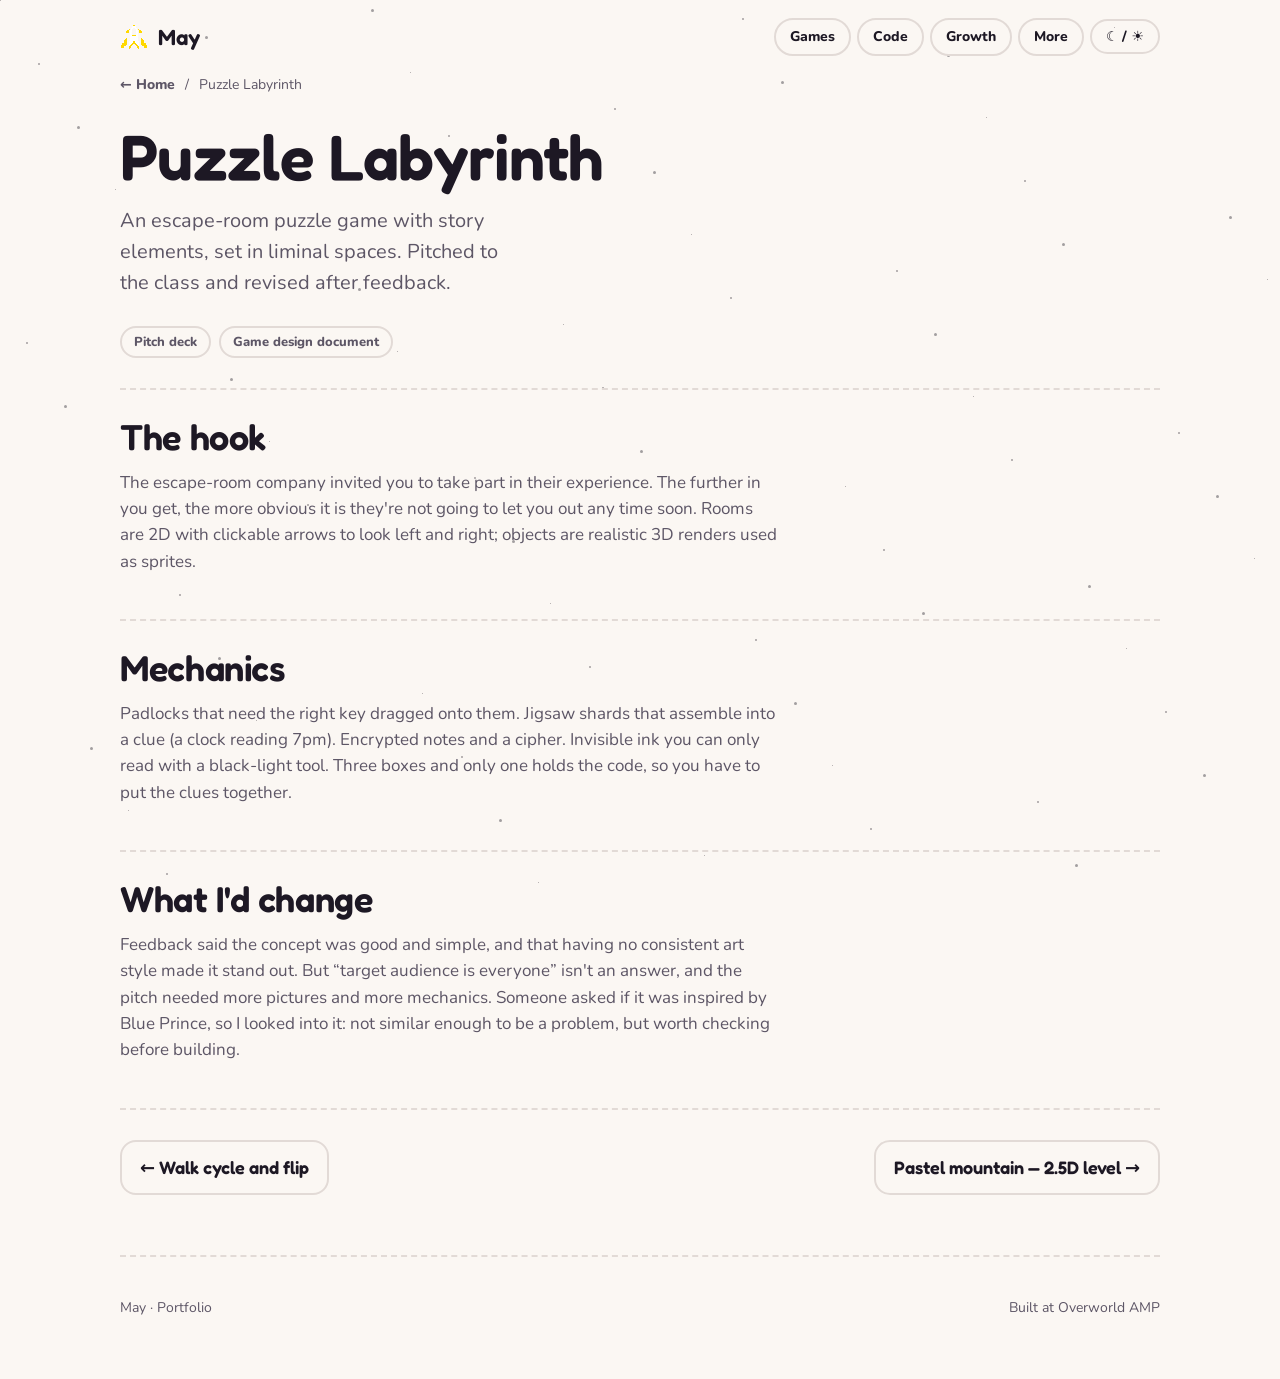
<file: projects/puzzle-labyrinth.html>
<!DOCTYPE html>
<html lang="en-GB">
<head>
<meta charset="utf-8">
<meta name="viewport" content="width=device-width, initial-scale=1, viewport-fit=cover">
<title>Puzzle Labyrinth — May</title>
<meta name="description" content="May's portfolio: Unity games written in C#, a 3D dungeon prototype, 3D modelling and animation.">
<link rel="preconnect" href="https://fonts.googleapis.com"><link rel="preconnect" href="https://fonts.gstatic.com" crossorigin><link rel="stylesheet" href="https://fonts.googleapis.com/css2?family=Fredoka:wght@400;500;600&family=Nunito:ital,wght@0,400;0,800;1,400&display=swap">
<link rel="stylesheet" href="../style.css">
<link rel="icon" href="../assets/sprite-rocket.png">
<script>
(function(){try{var t=localStorage.getItem('may-theme');if(t)document.documentElement.setAttribute('data-theme',t);}catch(e){}})();
</script>
</head>
<body>
<a class="skip" href="#main">Skip to content</a>
<div class="sky" aria-hidden="true"><i style="--x:0%;--y:0%;--d:0.0s;--s:1px"></i><i style="--x:37%;--y:53%;--d:0.6s;--s:2px"></i><i style="--x:74%;--y:6%;--d:1.2s;--s:3px"></i><i style="--x:11%;--y:59%;--d:1.8s;--s:1px"></i><i style="--x:48%;--y:12%;--d:2.4s;--s:2px"></i><i style="--x:85%;--y:65%;--d:3.0s;--s:3px"></i><i style="--x:22%;--y:18%;--d:3.6s;--s:1px"></i><i style="--x:59%;--y:71%;--d:0.0s;--s:2px"></i><i style="--x:96%;--y:24%;--d:0.6s;--s:3px"></i><i style="--x:33%;--y:77%;--d:1.2s;--s:1px"></i><i style="--x:70%;--y:30%;--d:1.8s;--s:2px"></i><i style="--x:7%;--y:83%;--d:2.4s;--s:3px"></i><i style="--x:44%;--y:36%;--d:3.0s;--s:1px"></i><i style="--x:81%;--y:89%;--d:3.6s;--s:2px"></i><i style="--x:18%;--y:42%;--d:0.0s;--s:3px"></i><i style="--x:55%;--y:95%;--d:0.6s;--s:1px"></i><i style="--x:92%;--y:48%;--d:1.2s;--s:2px"></i><i style="--x:29%;--y:1%;--d:1.8s;--s:3px"></i><i style="--x:66%;--y:54%;--d:2.4s;--s:1px"></i><i style="--x:3%;--y:7%;--d:3.0s;--s:2px"></i><i style="--x:40%;--y:60%;--d:3.6s;--s:3px"></i><i style="--x:77%;--y:13%;--d:0.0s;--s:1px"></i><i style="--x:14%;--y:66%;--d:0.6s;--s:2px"></i><i style="--x:51%;--y:19%;--d:1.2s;--s:3px"></i><i style="--x:88%;--y:72%;--d:1.8s;--s:1px"></i><i style="--x:25%;--y:25%;--d:2.4s;--s:2px"></i><i style="--x:62%;--y:78%;--d:3.0s;--s:3px"></i><i style="--x:99%;--y:31%;--d:3.6s;--s:1px"></i><i style="--x:36%;--y:84%;--d:0.0s;--s:2px"></i><i style="--x:73%;--y:37%;--d:0.6s;--s:3px"></i><i style="--x:10%;--y:90%;--d:1.2s;--s:1px"></i><i style="--x:47%;--y:43%;--d:1.8s;--s:2px"></i><i style="--x:84%;--y:96%;--d:2.4s;--s:3px"></i><i style="--x:21%;--y:49%;--d:3.0s;--s:1px"></i><i style="--x:58%;--y:2%;--d:3.6s;--s:2px"></i><i style="--x:95%;--y:55%;--d:0.0s;--s:3px"></i><i style="--x:32%;--y:8%;--d:0.6s;--s:1px"></i><i style="--x:69%;--y:61%;--d:1.2s;--s:2px"></i><i style="--x:6%;--y:14%;--d:1.8s;--s:3px"></i><i style="--x:43%;--y:67%;--d:2.4s;--s:1px"></i><i style="--x:80%;--y:20%;--d:3.0s;--s:2px"></i><i style="--x:17%;--y:73%;--d:3.6s;--s:3px"></i><i style="--x:54%;--y:26%;--d:0.0s;--s:1px"></i><i style="--x:91%;--y:79%;--d:0.6s;--s:2px"></i><i style="--x:28%;--y:32%;--d:1.2s;--s:3px"></i><i style="--x:65%;--y:85%;--d:1.8s;--s:1px"></i><i style="--x:2%;--y:38%;--d:2.4s;--s:2px"></i><i style="--x:39%;--y:91%;--d:3.0s;--s:3px"></i><i style="--x:76%;--y:44%;--d:3.6s;--s:1px"></i><i style="--x:13%;--y:97%;--d:0.0s;--s:2px"></i><i style="--x:50%;--y:50%;--d:0.6s;--s:3px"></i><i style="--x:87%;--y:3%;--d:1.2s;--s:1px"></i><i style="--x:24%;--y:56%;--d:1.8s;--s:2px"></i><i style="--x:61%;--y:9%;--d:2.4s;--s:3px"></i><i style="--x:98%;--y:62%;--d:3.0s;--s:1px"></i><i style="--x:35%;--y:15%;--d:3.6s;--s:2px"></i><i style="--x:72%;--y:68%;--d:0.0s;--s:3px"></i><i style="--x:9%;--y:21%;--d:0.6s;--s:1px"></i><i style="--x:46%;--y:74%;--d:1.2s;--s:2px"></i><i style="--x:83%;--y:27%;--d:1.8s;--s:3px"></i><i style="--x:20%;--y:80%;--d:2.4s;--s:1px"></i><i style="--x:57%;--y:33%;--d:3.0s;--s:2px"></i><i style="--x:94%;--y:86%;--d:3.6s;--s:3px"></i><i style="--x:31%;--y:39%;--d:0.0s;--s:1px"></i><i style="--x:68%;--y:92%;--d:0.6s;--s:2px"></i><i style="--x:5%;--y:45%;--d:1.2s;--s:3px"></i><i style="--x:42%;--y:98%;--d:1.8s;--s:1px"></i><i style="--x:79%;--y:51%;--d:2.4s;--s:2px"></i><i style="--x:16%;--y:4%;--d:3.0s;--s:3px"></i><i style="--x:53%;--y:57%;--d:3.6s;--s:1px"></i></div><div class="wrap"><nav>
  <a class="logo" href="../index.html"><img src="../assets/sprite-rocket.png" alt="">May</a>
  <ul><li><a href="../index.html#games">Games</a></li><li><a href="../index.html#code">Code</a></li><li><a href="../index.html#growth">Growth</a></li><li><a href="../index.html#more">More</a></li><li><button class="pill" id="theme" type="button" aria-label="Switch between light and dark">☾ / ☀</button></li></ul>
</nav><main id="main">
  <div class="crumbs"><a href="../index.html">← Home</a><span>/</span><span>Puzzle Labyrinth</span></div>
  <header class="phead">
    <h1>Puzzle Labyrinth</h1>
    <p class="lead">An escape-room puzzle game with story elements, set in liminal spaces. Pitched to the class and revised after feedback.</p>
    <div class="chips"><span class="chip">Pitch deck</span><span class="chip">Game design document</span></div>
  </header>
  <section class="psec">
    <h2>The hook</h2>
    <p>The escape-room company invited you to take part in their experience. The further in you get, the more obvious it is they&#x27;re not going to let you out any time soon. Rooms are 2D with clickable arrows to look left and right; objects are realistic 3D renders used as sprites.</p>
    
  </section>
  <section class="psec">
    <h2>Mechanics</h2>
    <p>Padlocks that need the right key dragged onto them. Jigsaw shards that assemble into a clue (a clock reading 7pm). Encrypted notes and a cipher. Invisible ink you can only read with a black-light tool. Three boxes and only one holds the code, so you have to put the clues together.</p>
    
  </section>
  <section class="psec">
    <h2>What I&#x27;d change</h2>
    <p>Feedback said the concept was good and simple, and that having no consistent art style made it stand out. But “target audience is everyone” isn&#x27;t an answer, and the pitch needed more pictures and more mechanics. Someone asked if it was inspired by Blue Prince, so I looked into it: not similar enough to be a problem, but worth checking before building.</p>
    
  </section><div class="pn"><a href="animation.html">← Walk cycle and flip</a><a href="level-direction.html">Pastel mountain — 2.5D level →</a></div></main><footer>
  <span>May · Portfolio</span>
  <span>Built at Overworld AMP</span>
</footer>
</div>
<script>
(function(){
  var b=document.getElementById('theme');if(!b)return;
  b.addEventListener('click',function(){
    var r=document.documentElement,cur=r.getAttribute('data-theme');
    var sysDark=matchMedia('(prefers-color-scheme: dark)').matches;
    var now=cur?(cur==='dark'?'light':'dark'):(sysDark?'light':'dark');
    r.setAttribute('data-theme',now);try{localStorage.setItem('may-theme',now);}catch(e){}
  });
  // hover previews
  document.querySelectorAll('.card').forEach(function(c){
    var v=c.querySelector('video');if(!v)return;
    c.addEventListener('mouseenter',function(){if(!v.src){v.src=v.dataset.src;}v.play().then(function(){v.classList.add('on')}).catch(function(){});});
    c.addEventListener('mouseleave',function(){v.pause();v.classList.remove('on');});
  });
})();
</script>
</body>
</html>
</file>
<file: style.css>
/* Layout: a black night sky; May's own sprites as stickers; one pink accent, lilac/butter/mint as helpers. Dark first, light on request. */
:root {
  --bg:#09090c; --bg2:#121218; --bg3:#1a1a22; --ink:#f7f1ec; --ink2:#b9b2bd; --line:#2a2733;
  --pink:#ffb3d1; --pink-ink:#2a0f1b; --lilac:#c9b8ff; --butter:#ffe18f; --mint:#b6f0d4;
  --bar-before:#4a4556; --code-bg:#0f0f15; --code-ink:#e8e2ee; --cm:#7a7486;
  --display:'Fredoka','Nunito',system-ui,sans-serif; --body:'Nunito',system-ui,-apple-system,sans-serif;
  --mono:ui-monospace,'Cascadia Code',Menlo,Consolas,monospace;
  color-scheme: dark;
}
@media (prefers-color-scheme: light) { :root:not([data-theme="dark"]) {
  --bg:#fbf7f3; --bg2:#ffffff; --bg3:#f1ebe6; --ink:#1d1824; --ink2:#5d5666; --line:#e2dad6;
  --pink:#e2548f; --pink-ink:#ffffff; --lilac:#6f55d6; --butter:#f0b429; --mint:#1f9c6b;
  --bar-before:#cfc6d8; --code-bg:#1d1824; --code-ink:#f3eef9; --cm:#9a92a6; color-scheme: light; } }
:root[data-theme="light"] {
  --bg:#fbf7f3; --bg2:#ffffff; --bg3:#f1ebe6; --ink:#1d1824; --ink2:#5d5666; --line:#e2dad6;
  --pink:#e2548f; --pink-ink:#ffffff; --lilac:#6f55d6; --butter:#f0b429; --mint:#1f9c6b;
  --bar-before:#cfc6d8; --code-bg:#1d1824; --code-ink:#f3eef9; --cm:#9a92a6; color-scheme: light; }

*{box-sizing:border-box}
html{scroll-behavior:smooth}
body{margin:0;background:var(--bg);color:var(--ink);font-family:var(--body);font-size:17px;line-height:1.55;
  padding-left:max(16px,env(safe-area-inset-left,0px));padding-right:max(16px,env(safe-area-inset-right,0px));overflow-x:hidden}
a{color:inherit}
img,video{max-width:100%;height:auto;display:block}
.wrap{max-width:1040px;margin:0 auto;position:relative;z-index:1}
h1,h2,h3{font-family:var(--display);font-weight:600;letter-spacing:-.01em;line-height:1.05;text-wrap:balance;margin:0}
.skip{position:absolute;left:-999px;top:8px;background:var(--pink);color:var(--pink-ink);padding:8px 14px;border-radius:999px;z-index:50}
.skip:focus{left:16px}
:focus-visible{outline:3px solid var(--pink);outline-offset:3px}

.sky{position:fixed;inset:0;pointer-events:none;z-index:0}
.sky i{position:absolute;left:var(--x);top:var(--y);width:var(--s);height:var(--s);border-radius:50%;background:var(--ink);opacity:.4;animation:tw 3s var(--d) ease-in-out infinite alternate}
@keyframes tw{from{opacity:.1;transform:scale(.6)}to{opacity:.7;transform:scale(1.1)}}

nav{display:flex;justify-content:space-between;align-items:center;padding-block:18px;gap:16px;flex-wrap:wrap}
.logo{display:flex;align-items:center;gap:10px;font-family:var(--display);font-weight:600;font-size:22px;text-decoration:none}
.logo img{width:28px;image-rendering:pixelated}
nav ul{display:flex;gap:6px;list-style:none;margin:0;padding:0;flex-wrap:wrap;align-items:center}
nav li a,.pill{display:inline-block;padding:6px 14px;border-radius:999px;border:2px solid var(--line);text-decoration:none;font-weight:800;font-size:14px;transition:.2s;background:none;color:inherit;font-family:var(--body);cursor:pointer}
nav li a:hover,nav li a:focus-visible,.pill:hover{border-color:var(--pink);color:var(--pink);transform:rotate(-2deg)}
.eyebrow{font-family:var(--display);font-weight:500;text-transform:uppercase;letter-spacing:.14em;font-size:13px}

.hero{display:grid;grid-template-columns:1.2fr .8fr;gap:40px;align-items:center;padding-block:48px 40px}
.hero .eyebrow{color:var(--lilac)}
.hero h1{font-size:clamp(42px,7.5vw,82px);margin-top:10px}
.u{position:relative;display:inline-block;white-space:nowrap}
.u svg{position:absolute;left:-2%;bottom:-6px;width:104%;height:.3em;overflow:visible}
.u path{fill:none;stroke:var(--pink);stroke-width:7;stroke-linecap:round;stroke-dasharray:600;stroke-dashoffset:600;animation:draw 1.1s .5s ease-out forwards}
@keyframes draw{to{stroke-dashoffset:0}}
.lead{font-size:20px;max-width:34ch;color:var(--ink2);margin:22px 0 28px}
.lead b{color:var(--ink)}
.btns{display:flex;gap:12px;flex-wrap:wrap}
.btn{font-family:var(--display);font-weight:600;font-size:17px;padding:12px 22px;border-radius:999px;text-decoration:none;border:2px solid var(--ink);transition:.15s;display:inline-flex;align-items:center;gap:8px;background:none;color:inherit;cursor:pointer}
.btn.primary{background:var(--pink);color:var(--pink-ink);border-color:var(--pink);box-shadow:4px 4px 0 var(--ink)}
.btn:hover{transform:translate(-2px,-2px)} .btn.primary:hover{box-shadow:6px 6px 0 var(--ink)}

/* playable hero */
.stage{position:relative;aspect-ratio:1;width:100%;max-width:100%;border-radius:28px;border:3px dashed var(--line);overflow:hidden;touch-action:none;cursor:none;background:var(--bg)}
.stage .score{position:absolute;top:12px;left:12px;right:12px;display:flex;justify-content:space-between;font-family:var(--display);font-weight:600;font-size:15px;z-index:3;pointer-events:none}
.stage .score span{display:inline-flex;align-items:center;gap:6px;background:var(--bg2);border:2px solid var(--ink);border-radius:999px;padding:4px 12px 4px 6px}
.stage .score img{width:22px;border-radius:50%} .stage .score b{color:var(--pink);min-width:1.4ch;text-align:right;font-variant-numeric:tabular-nums}
.live{position:absolute;width:22%;left:0;top:0;transform:translate(-50%,-50%);will-change:transform;z-index:2;pointer-events:none}
.live img{width:100%;border-radius:50%;filter:drop-shadow(4px 4px 0 var(--pink))}
.live.evil img{filter:drop-shadow(4px 4px 0 var(--lilac))}
.coin{position:absolute;width:26px;height:26px;border-radius:50%;background:var(--butter);border:3px solid var(--ink);box-shadow:inset -4px -3px 0 rgba(0,0,0,.25);transform:translate(-50%,-50%) scale(0);animation:pop .3s forwards;pointer-events:none}
.coin.fake{background:var(--bar-before)}
.coin.gone{animation:zap .25s forwards}
@keyframes pop{to{transform:translate(-50%,-50%) scale(1)}}
@keyframes zap{to{transform:translate(-50%,-50%) scale(0);opacity:0}}
.rocket{position:absolute;width:40px;image-rendering:pixelated;left:-15%;top:12%;opacity:.8;z-index:1;animation:fly 9s 1.2s ease-in-out infinite}
@keyframes fly{0%{transform:translate(0,0) rotate(20deg)}50%{transform:translate(120%,-30px) rotate(40deg)}50.01%{transform:translate(120%,-30px) rotate(40deg) scaleX(-1)}100%{transform:translate(0,0) rotate(20deg) scaleX(-1)}}
.hint{position:absolute;bottom:10px;left:14px;right:14px;margin:0;font-size:13px;color:var(--ink2);text-align:center;pointer-events:none;transition:opacity .4s}
.hint.off{opacity:0}

section{padding-block:40px}
.sec-head{display:flex;align-items:baseline;gap:16px;flex-wrap:wrap;margin-bottom:24px}
.sec-head h2{font-size:clamp(30px,4.4vw,44px)}
.sec-head span{color:var(--ink2)}

.grid{display:grid;grid-template-columns:repeat(auto-fit,minmax(260px,1fr));gap:26px 22px}
.card{position:relative;display:flex;flex-direction:column;gap:8px;background:var(--bg2);border:3px solid var(--ink);border-radius:20px;padding:16px;text-decoration:none;
  transform:rotate(var(--rot,0deg));transition:transform .25s cubic-bezier(.3,1.6,.5,1),box-shadow .25s;box-shadow:5px 5px 0 var(--line)}
.card:hover,.card:focus-visible{transform:rotate(0) translateY(-6px);box-shadow:8px 8px 0 var(--pink)}
.tape{position:absolute;top:-12px;left:50%;width:78px;height:22px;transform:translateX(-50%) rotate(-3deg);background:var(--butter);opacity:.9;border-radius:3px}
.shot{position:relative;aspect-ratio:16/10;border-radius:12px;overflow:hidden;background:var(--bg3);border:2px solid var(--line)}
.shot img,.shot video{position:absolute;inset:0;width:100%;height:100%;object-fit:cover}
.shot video{opacity:0;transition:opacity .3s} .card:hover .shot video.on{opacity:1}
.shot .ph{position:absolute;inset:0;display:grid;place-items:center;font-size:13px;color:var(--ink2);font-weight:800;letter-spacing:.06em;text-transform:uppercase}
.card strong{font-family:var(--display);font-size:24px;font-weight:600;margin-top:6px}
.card p{margin:0;color:var(--ink2);font-size:15.5px}
.tags{font-size:13px;font-weight:800;color:var(--lilac)}

.codewrap{display:grid;grid-template-columns:1.4fr 1fr;gap:24px;align-items:start}
.codefig{margin:0;position:relative;background:var(--code-bg);border:3px solid var(--ink);border-radius:20px;box-shadow:6px 6px 0 var(--butter);overflow:hidden;min-width:0}
.codefig figcaption{display:flex;align-items:center;gap:6px;padding:10px 14px;border-bottom:2px solid var(--line);font-family:var(--display);font-size:14px;color:var(--ink2)}
.codefig .dot{width:10px;height:10px;border-radius:50%;background:var(--line)} .codefig .dot:nth-child(1){background:var(--pink)} .codefig .dot:nth-child(2){background:var(--butter)} .codefig .dot:nth-child(3){background:var(--mint)}
.codefig pre{margin:0;padding:16px 18px;overflow-x:auto;font:13.5px/1.6 var(--mono);color:var(--code-ink);tab-size:4}
.kw{color:#c9b8ff} .ty{color:#b6f0d4} .st{color:#ffe18f} .nu{color:#ffb3d1} .fn{color:#ffd9a8} .cm{color:var(--cm);font-style:italic}
.callouts{list-style:none;margin:0;padding:0;display:grid;gap:14px}
.callouts li{display:flex;gap:12px;align-items:flex-start;background:var(--bg2);border:2px solid var(--line);border-radius:16px;padding:14px}
.callouts b{flex:none;width:26px;height:26px;border-radius:50%;background:var(--pink);color:var(--pink-ink);display:grid;place-items:center;font-family:var(--display);font-size:14px}
.callouts span{font-size:15px;color:var(--ink2)} .callouts strong{color:var(--ink)}
@media(max-width:820px){.codewrap{grid-template-columns:1fr}}

.mech{display:grid;grid-template-columns:repeat(auto-fit,minmax(220px,1fr));gap:14px}
.m{display:grid;grid-template-columns:auto 1fr;grid-template-rows:auto auto;column-gap:14px;row-gap:2px;background:var(--bg2);border:2px solid var(--line);border-radius:18px;padding:16px;transition:.2s}
.m:hover{border-color:var(--pink);transform:rotate(-1deg)}
.m b{grid-row:1/3;font-family:var(--display);font-size:40px;font-weight:600;color:var(--pink);line-height:1;font-variant-numeric:tabular-nums}
.m strong{font-family:var(--display);font-weight:500;font-size:18px} .m span{font-size:14px;color:var(--ink2)}

.chart{background:var(--bg2);border:3px solid var(--ink);border-radius:24px;padding:26px;box-shadow:6px 6px 0 var(--lilac);max-width:760px}
.chart .key{display:flex;gap:18px;font-size:14px;font-weight:800;margin-bottom:18px;flex-wrap:wrap}
.chart .key i{display:inline-block;width:14px;height:14px;border-radius:4px;vertical-align:-2px;margin-right:6px;border:2px solid var(--ink)}
.chart .row{display:grid;grid-template-columns:150px 1fr;gap:12px;align-items:center;margin-bottom:12px}
.lbl{font-family:var(--display);font-weight:500;font-size:16px}
.bars{display:grid;gap:5px;padding-right:34px}
.bar{height:18px;border-radius:999px;border:2px solid var(--ink);width:calc(var(--v)/10*100%);position:relative;animation:grow 1.2s .3s cubic-bezier(.2,.9,.3,1) both}
@keyframes grow{from{width:0}}
.bar.before{background:var(--bar-before)} .bar.after{background:var(--pink)}
.bar b{position:absolute;right:-28px;top:-4px;font-size:13px;font-family:var(--display);font-weight:600}
.chart small{display:block;color:var(--ink2);margin-top:14px;font-size:13px}
@media(max-width:520px){.chart .row{grid-template-columns:1fr}}

.notes{display:grid;grid-template-columns:repeat(auto-fit,minmax(240px,1fr));gap:18px}
.note{display:block;text-decoration:none;border-radius:18px;padding:18px 18px 20px;background:var(--bg2);border:2px solid var(--line);transition:.2s;position:relative}
.note:hover{transform:rotate(-1deg) translateY(-4px);border-color:var(--pink)}
.note .eyebrow{font-size:12px;color:var(--lilac)}
.note strong{display:block;font-family:var(--display);font-size:22px;font-weight:600;margin:6px 0 6px}
.note p{margin:0;color:var(--ink2);font-size:15px}
.note .thumb{display:block;aspect-ratio:16/9;border-radius:12px;overflow:hidden;margin-bottom:12px;border:2px solid var(--line)}
.note .thumb img{width:100%;height:100%;object-fit:cover}

.quote{max-width:62ch;font-size:20px;font-style:italic;color:var(--ink2);border-left:4px solid var(--pink);padding-left:18px;margin:0}
.quote cite{display:block;font-style:normal;font-size:14px;margin-top:8px;color:var(--ink)}

footer{padding-block:40px 60px;color:var(--ink2);font-size:14px;display:flex;justify-content:space-between;gap:14px;flex-wrap:wrap;border-top:2px dashed var(--line);margin-top:30px;align-items:center}

/* project pages */
.crumbs{display:flex;gap:10px;align-items:center;font-size:14px;color:var(--ink2);margin-bottom:18px}
.crumbs a{text-decoration:none;font-weight:800} .crumbs a:hover{color:var(--pink)}
.phead{padding-block:10px 30px;max-width:760px}
.phead h1{font-size:clamp(36px,6vw,64px)}
.phead .lead{margin-top:14px}
.chips{display:flex;gap:8px;flex-wrap:wrap;margin-top:6px}
.chip{font-size:13px;font-weight:800;border:2px solid var(--line);border-radius:999px;padding:4px 12px;color:var(--ink2)}
.media{border:3px solid var(--ink);border-radius:20px;box-shadow:6px 6px 0 var(--pink);background:#000;width:100%}
.psec{padding-block:28px;border-top:2px dashed var(--line)}
.psec h2{font-size:clamp(26px,3.6vw,36px);margin-bottom:14px}
.psec p{max-width:66ch;color:var(--ink2);margin:0 0 16px}
.shots{display:grid;grid-template-columns:repeat(auto-fill,minmax(280px,1fr));gap:16px;align-items:start}
.shots figure{margin:0;background:var(--bg2);border:2px solid var(--line);border-radius:16px;overflow:hidden}
.shots figure img{width:auto;max-width:100%;height:auto}
.shots figcaption{padding:10px 14px;font-size:13px;color:var(--ink2);font-family:var(--mono)}
.gallery{display:grid;grid-template-columns:repeat(auto-fit,minmax(260px,1fr));gap:16px}
.gallery figure{margin:0}
.gallery img{border-radius:16px;border:3px solid var(--ink);box-shadow:5px 5px 0 var(--line);width:100%;object-fit:cover}
.gallery figcaption{font-size:14px;color:var(--ink2);margin-top:8px}
.clips{display:grid;grid-template-columns:repeat(auto-fit,minmax(280px,1fr));gap:16px}
.clips figure{margin:0} .clips video{border:2px solid var(--line);border-radius:16px;width:100%;background:#000}
.clips figcaption{font-size:14px;color:var(--ink2);margin-top:8px}
.pn{display:flex;justify-content:space-between;gap:12px;flex-wrap:wrap;padding-block:30px;border-top:2px dashed var(--line)}
.pn a{text-decoration:none;font-family:var(--display);font-weight:600;font-size:18px;padding:12px 18px;border:2px solid var(--line);border-radius:16px;transition:.2s}
.pn a:hover{border-color:var(--pink);transform:translateY(-3px)}

@media(max-width:760px){.hero{grid-template-columns:1fr} .stage{max-width:360px;justify-self:center} .card{--rot:0deg}}
@media(prefers-reduced-motion:reduce){*{animation:none!important;transition:none!important} .u path{stroke-dashoffset:0}}
</file>
